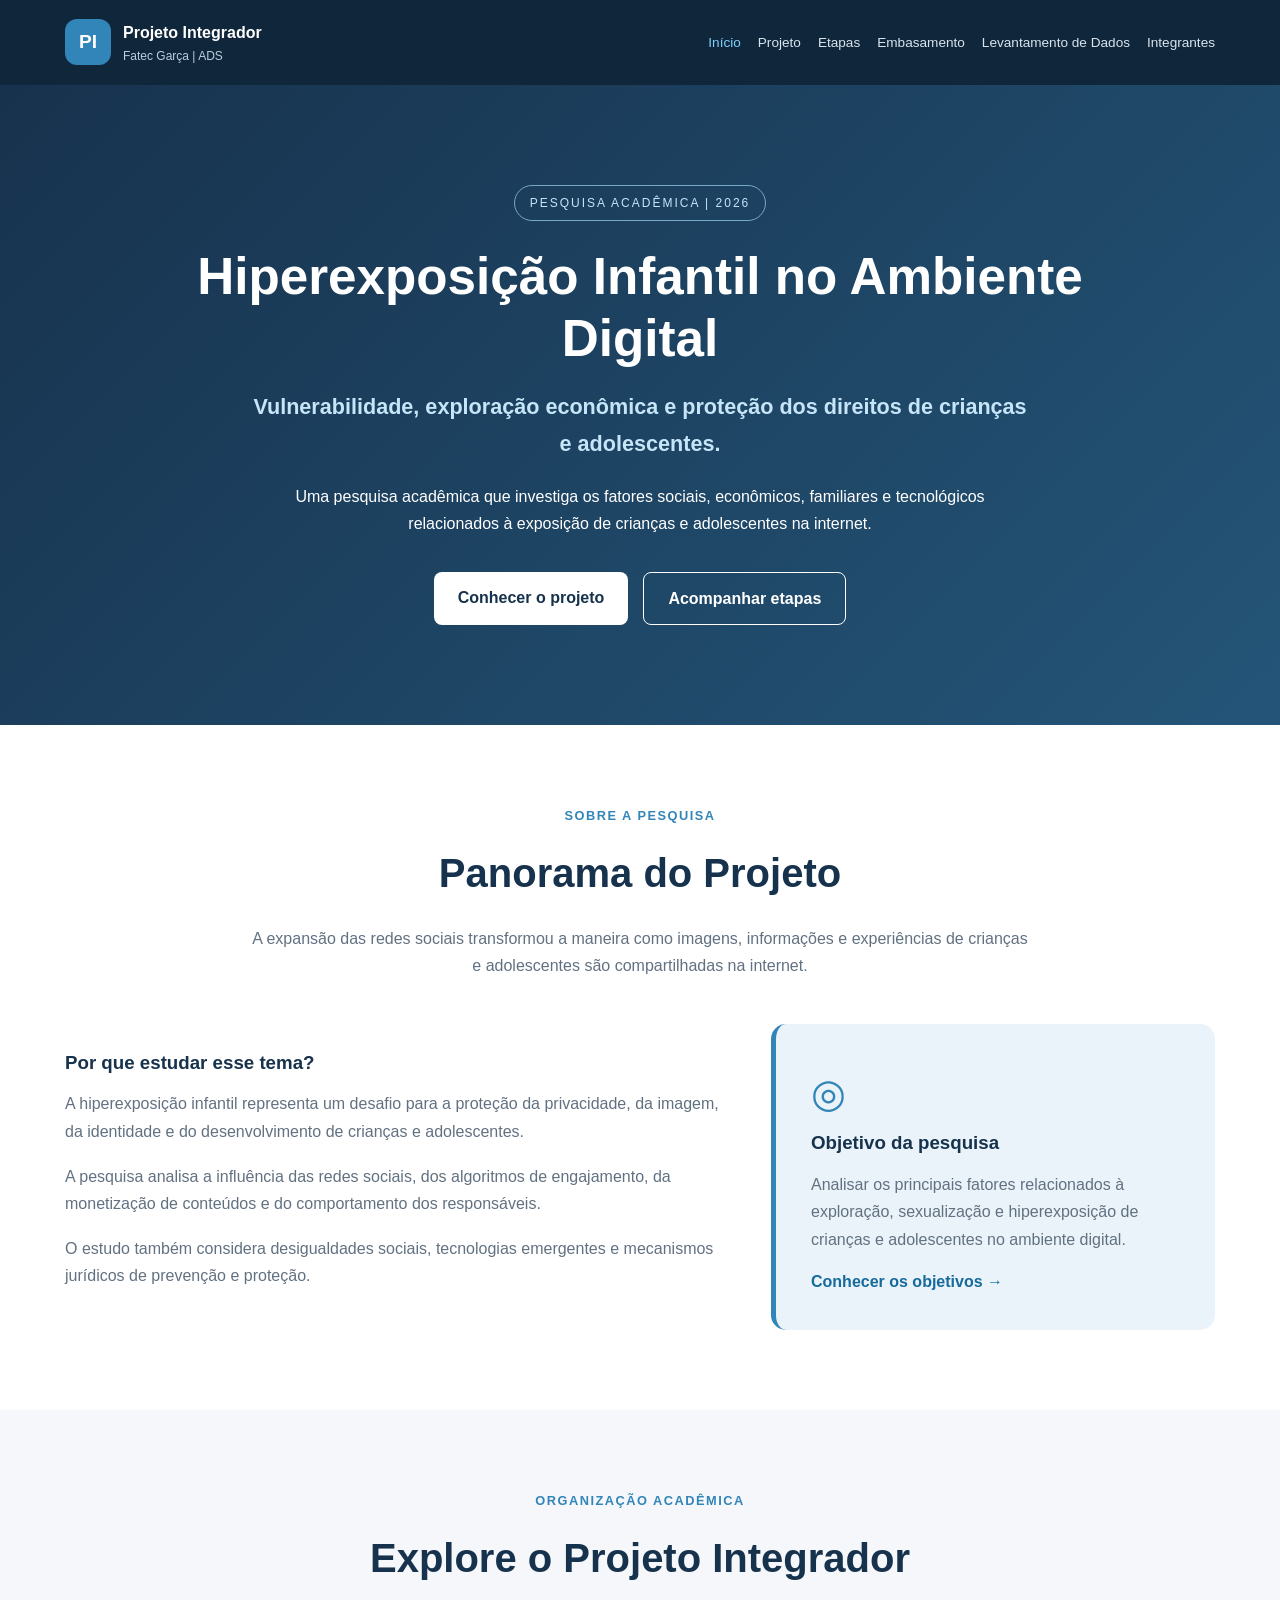
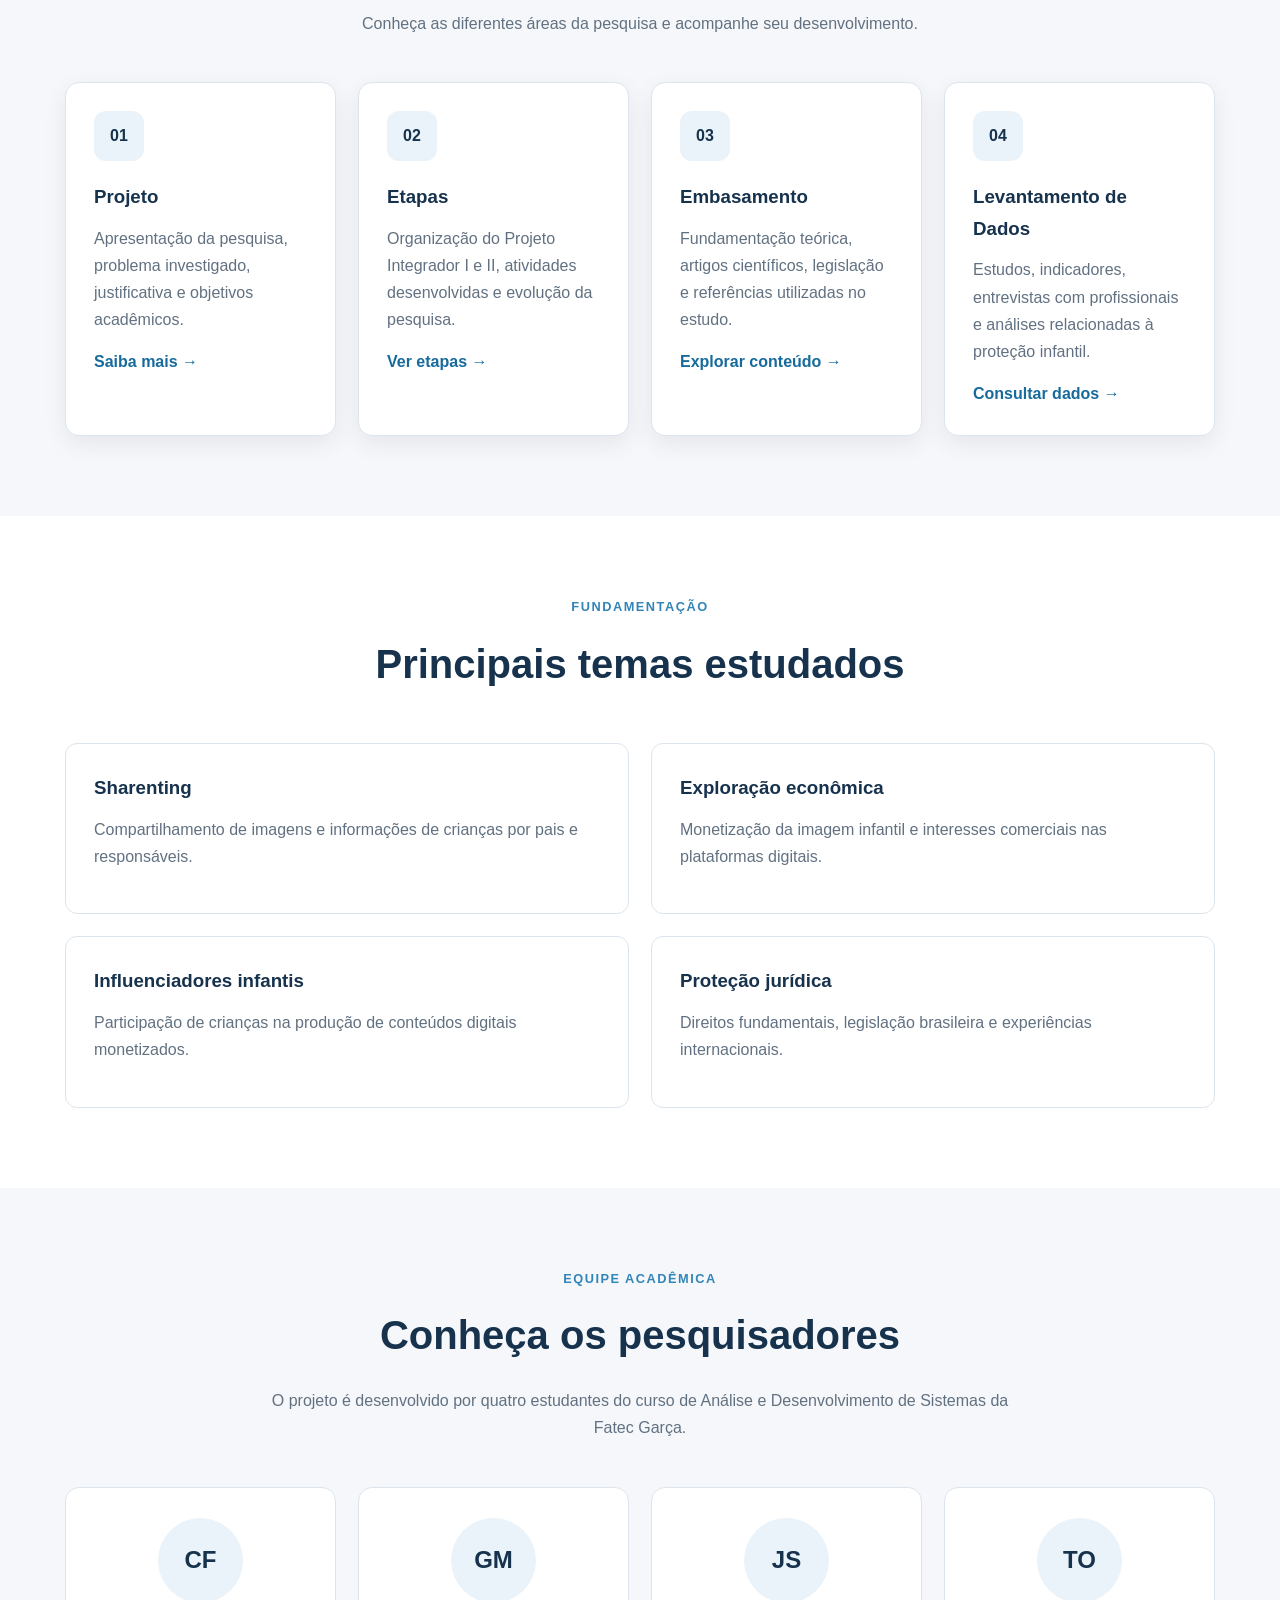
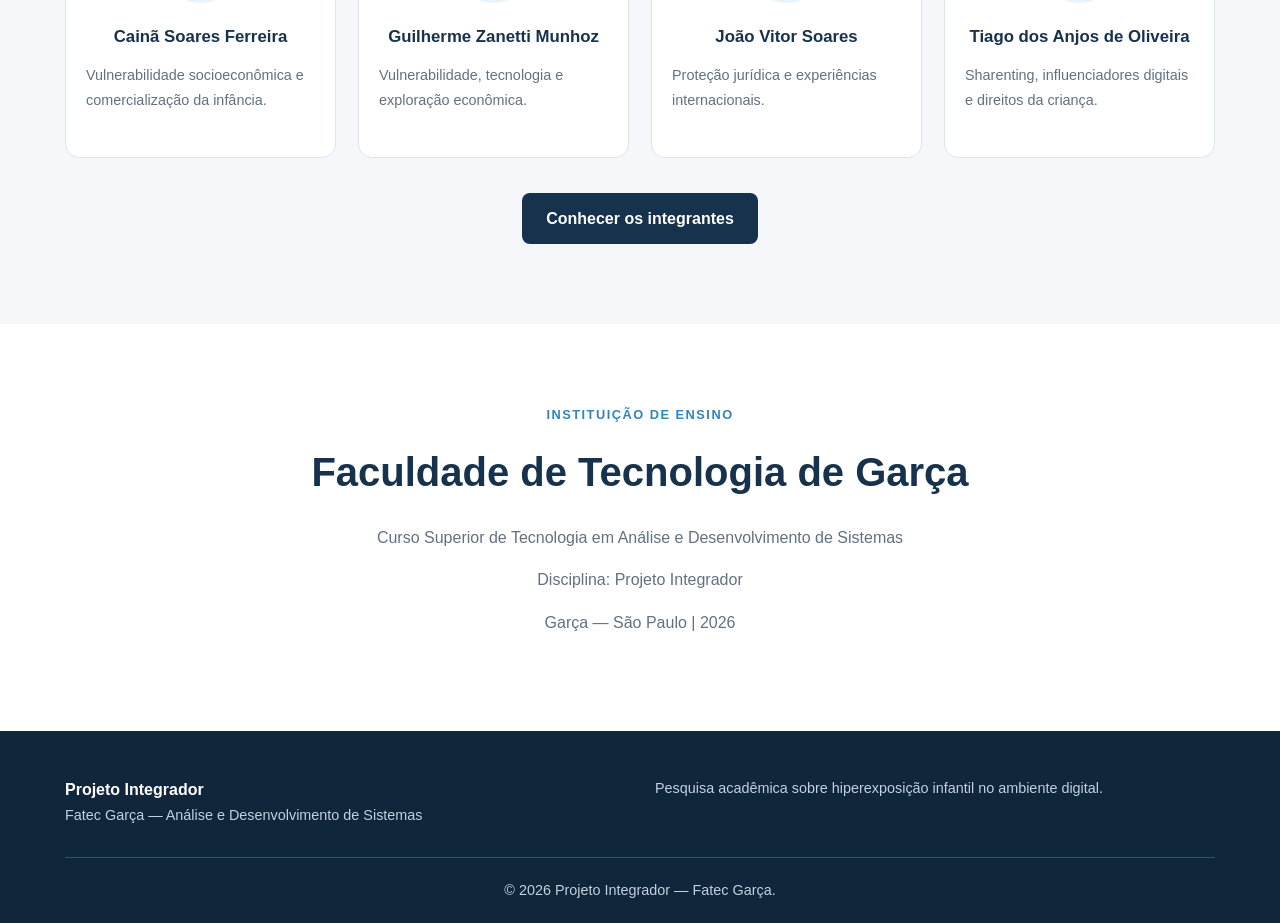
<file: projeto-integrador/index.html>
<!DOCTYPE html>
<html lang="pt-BR">
<head>
    <meta charset="UTF-8">
    <meta name="viewport"
          content="width=device-width, initial-scale=1.0">

    <meta name="description"
          content="Projeto Integrador da Fatec Garça sobre hiperexposição infantil no ambiente digital, exploração econômica e proteção dos direitos de crianças e adolescentes.">

    <meta name="author"
          content="Grupo do Projeto Integrador - Fatec Garça">

    <title>Projeto Integrador | Fatec Garça</title>

    <link rel="stylesheet" href="css/estilo.css">
    <script src="js/script.js" defer></script>
</head>

<body>

    <!-- CABEÇALHO -->
    <header class="cabecalho">
        <div class="container cabecalho-conteudo">

            <a href="index.html" class="marca">
                <span class="marca-simbolo">PI</span>

                <span>
                    <strong>Projeto Integrador</strong>
                    <small>Fatec Garça | ADS</small>
                </span>
            </a>

            <button id="botao-menu"
                    class="botao-menu"
                    aria-label="Abrir menu"
                    aria-expanded="false"
                    aria-controls="menu-principal">
                ☰
            </button>

            <nav id="menu-principal"
                 class="navegacao"
                 aria-label="Navegação principal">

                <a href="index.html" class="ativo">Início</a>
                <a href="projeto.html">Projeto</a>
                <a href="etapas.html">Etapas</a>
                <a href="embasamento.html">Embasamento</a>
                <a href="dados.html">Levantamento de Dados</a>
                <a href="integrantes.html">Integrantes</a>

            </nav>
        </div>
    </header>

    <main>

        <!-- APRESENTAÇÃO PRINCIPAL -->
        <section class="hero">
            <div class="container hero-conteudo">

                <span class="etiqueta">
                    PESQUISA ACADÊMICA | 2026
                </span>

                <h1>
                    Hiperexposição Infantil
                    no Ambiente Digital
                </h1>

                <p class="hero-subtitulo">
                    Vulnerabilidade, exploração econômica
                    e proteção dos direitos de crianças
                    e adolescentes.
                </p>

                <p>
                    Uma pesquisa acadêmica que investiga
                    os fatores sociais, econômicos,
                    familiares e tecnológicos relacionados
                    à exposição de crianças e adolescentes
                    na internet.
                </p>

                <div class="hero-botoes">
                    <a href="projeto.html" class="botao botao-primario">
                        Conhecer o projeto
                    </a>

                    <a href="etapas.html" class="botao botao-secundario">
                        Acompanhar etapas
                    </a>
                </div>

            </div>
        </section>

        <!-- PANORAMA -->
        <section class="secao">
            <div class="container">

                <div class="secao-cabecalho">
                    <span class="secao-etiqueta">
                        SOBRE A PESQUISA
                    </span>

                    <h2>Panorama do Projeto</h2>

                    <p>
                        A expansão das redes sociais
                        transformou a maneira como imagens,
                        informações e experiências de
                        crianças e adolescentes são
                        compartilhadas na internet.
                    </p>
                </div>

                <div class="panorama">

                    <div class="panorama-texto">
                        <h3>Por que estudar esse tema?</h3>

                        <p>
                            A hiperexposição infantil
                            representa um desafio para a
                            proteção da privacidade,
                            da imagem, da identidade e
                            do desenvolvimento de crianças
                            e adolescentes.
                        </p>

                        <p>
                            A pesquisa analisa a influência
                            das redes sociais, dos algoritmos
                            de engajamento, da monetização
                            de conteúdos e do comportamento
                            dos responsáveis.
                        </p>

                        <p>
                            O estudo também considera
                            desigualdades sociais, tecnologias
                            emergentes e mecanismos jurídicos
                            de prevenção e proteção.
                        </p>
                    </div>

                    <aside class="destaque">
                        <span class="destaque-icone">◎</span>

                        <h3>Objetivo da pesquisa</h3>

                        <p>
                            Analisar os principais fatores
                            relacionados à exploração,
                            sexualização e hiperexposição
                            de crianças e adolescentes
                            no ambiente digital.
                        </p>

                        <a href="projeto.html">
                            Conhecer os objetivos →
                        </a>
                    </aside>

                </div>
            </div>
        </section>

        <!-- ÁREAS DO SITE -->
        <section class="secao secao-alternativa">
            <div class="container">

                <div class="secao-cabecalho">
                    <span class="secao-etiqueta">
                        ORGANIZAÇÃO ACADÊMICA
                    </span>

                    <h2>Explore o Projeto Integrador</h2>

                    <p>
                        Conheça as diferentes áreas
                        da pesquisa e acompanhe
                        seu desenvolvimento.
                    </p>
                </div>

                <div class="grade-cards">

                    <article class="card">
                        <div class="card-icone">01</div>

                        <h3>Projeto</h3>

                        <p>
                            Apresentação da pesquisa,
                            problema investigado,
                            justificativa e objetivos
                            acadêmicos.
                        </p>

                        <a href="projeto.html">
                            Saiba mais →
                        </a>
                    </article>

                    <article class="card">
                        <div class="card-icone">02</div>

                        <h3>Etapas</h3>

                        <p>
                            Organização do Projeto
                            Integrador I e II,
                            atividades desenvolvidas
                            e evolução da pesquisa.
                        </p>

                        <a href="etapas.html">
                            Ver etapas →
                        </a>
                    </article>

                    <article class="card">
                        <div class="card-icone">03</div>

                        <h3>Embasamento</h3>

                        <p>
                            Fundamentação teórica,
                            artigos científicos,
                            legislação e referências
                            utilizadas no estudo.
                        </p>

                        <a href="embasamento.html">
                            Explorar conteúdo →
                        </a>
                    </article>

                    <article class="card">
                        <div class="card-icone">04</div>

                        <h3>Levantamento de Dados</h3>

                        <p>
                            Estudos, indicadores,
                            entrevistas com profissionais
                            e análises relacionadas
                            à proteção infantil.
                        </p>

                        <a href="dados.html">
                            Consultar dados →
                        </a>
                    </article>

                </div>
            </div>
        </section>

        <!-- TEMAS DA PESQUISA -->
        <section class="secao">
            <div class="container">

                <div class="secao-cabecalho">
                    <span class="secao-etiqueta">
                        FUNDAMENTAÇÃO
                    </span>

                    <h2>Principais temas estudados</h2>
                </div>

                <div class="grade-temas">

                    <div class="tema">
                        <h3>Sharenting</h3>
                        <p>
                            Compartilhamento de imagens
                            e informações de crianças
                            por pais e responsáveis.
                        </p>
                    </div>

                    <div class="tema">
                        <h3>Exploração econômica</h3>
                        <p>
                            Monetização da imagem infantil
                            e interesses comerciais
                            nas plataformas digitais.
                        </p>
                    </div>

                    <div class="tema">
                        <h3>Influenciadores infantis</h3>
                        <p>
                            Participação de crianças
                            na produção de conteúdos
                            digitais monetizados.
                        </p>
                    </div>

                    <div class="tema">
                        <h3>Proteção jurídica</h3>
                        <p>
                            Direitos fundamentais,
                            legislação brasileira
                            e experiências internacionais.
                        </p>
                    </div>

                </div>
            </div>
        </section>

        <!-- INTEGRANTES -->
        <section class="secao secao-alternativa">
            <div class="container">

                <div class="secao-cabecalho">
                    <span class="secao-etiqueta">
                        EQUIPE ACADÊMICA
                    </span>

                    <h2>Conheça os pesquisadores</h2>

                    <p>
                        O projeto é desenvolvido por
                        quatro estudantes do curso
                        de Análise e Desenvolvimento
                        de Sistemas da Fatec Garça.
                    </p>
                </div>

                <div class="grade-integrantes">

                    <article class="integrante">
                        <div class="avatar">CF</div>
                        <h3>Cainã Soares Ferreira</h3>
                        <p>
                            Vulnerabilidade socioeconômica
                            e comercialização da infância.
                        </p>
                    </article>

                    <article class="integrante">
                        <div class="avatar">GM</div>
                        <h3>Guilherme Zanetti Munhoz</h3>
                        <p>
                            Vulnerabilidade, tecnologia
                            e exploração econômica.
                        </p>
                    </article>

                    <article class="integrante">
                        <div class="avatar">JS</div>
                        <h3>João Vitor Soares</h3>
                        <p>
                            Proteção jurídica e
                            experiências internacionais.
                        </p>
                    </article>

                    <article class="integrante">
                        <div class="avatar">TO</div>
                        <h3>Tiago dos Anjos de Oliveira</h3>
                        <p>
                            Sharenting, influenciadores
                            digitais e direitos da criança.
                        </p>
                    </article>

                </div>

                <div class="centro">
                    <a href="integrantes.html"
                       class="botao botao-escuro">
                        Conhecer os integrantes
                    </a>
                </div>

            </div>
        </section>

        <!-- INSTITUIÇÃO -->
        <section class="secao">
            <div class="container instituicao">

                <span class="secao-etiqueta">
                    INSTITUIÇÃO DE ENSINO
                </span>

                <h2>Faculdade de Tecnologia de Garça</h2>

                <p>
                    Curso Superior de Tecnologia em
                    Análise e Desenvolvimento de Sistemas
                </p>

                <p>
                    Disciplina: Projeto Integrador
                </p>

                <p>
                    Garça — São Paulo | 2026
                </p>

            </div>
        </section>

    </main>

    <!-- RODAPÉ -->
    <footer class="rodape">
        <div class="container rodape-conteudo">

            <div>
                <strong>Projeto Integrador</strong>
                <p>
                    Fatec Garça — Análise e
                    Desenvolvimento de Sistemas
                </p>
            </div>

            <div>
                <p>
                    Pesquisa acadêmica sobre
                    hiperexposição infantil
                    no ambiente digital.
                </p>
            </div>

        </div>

        <div class="container rodape-final">
            <p>
                © <span id="ano-atual">2026</span>
                Projeto Integrador — Fatec Garça.
            </p>
        </div>
    </footer>

</body>
</html>
</file>
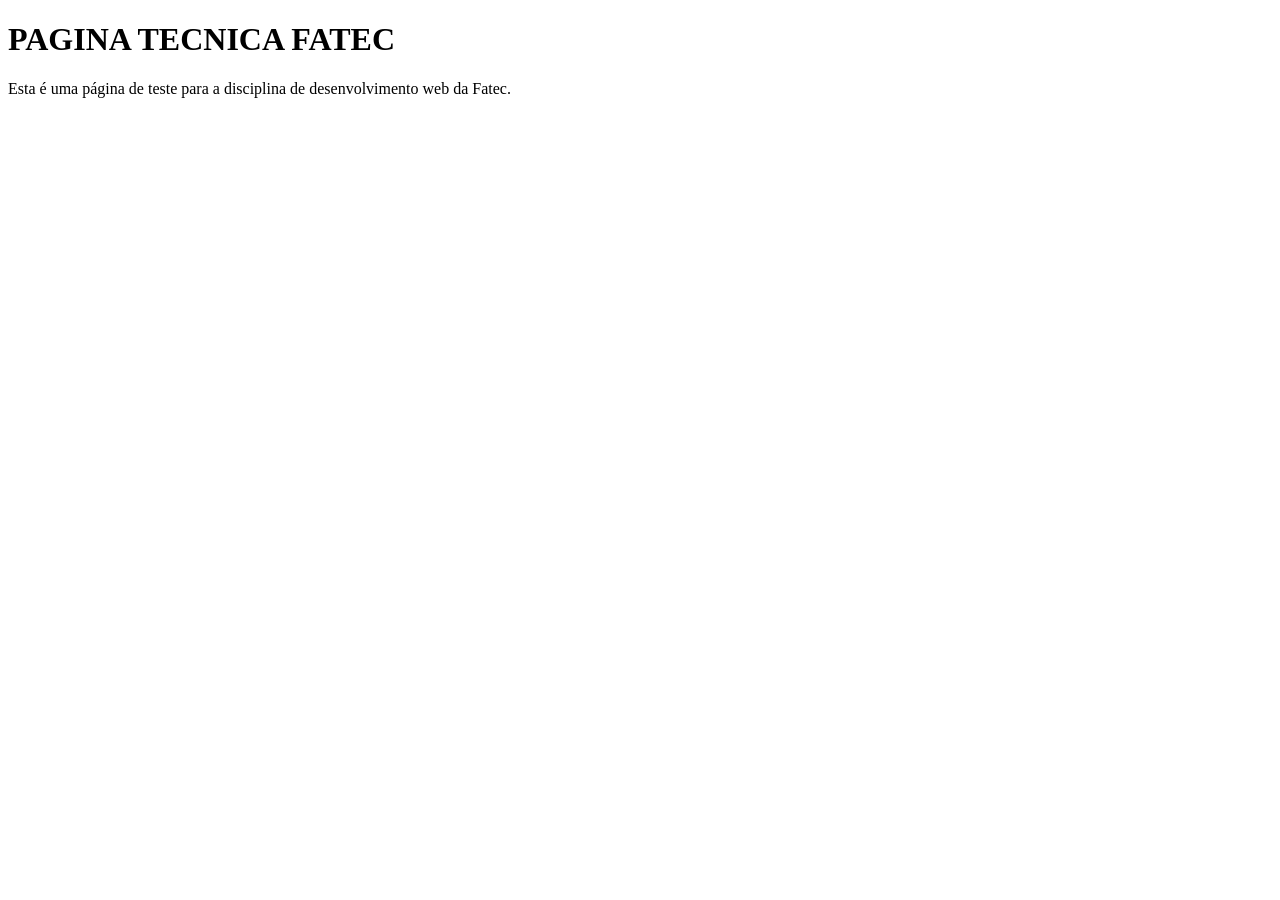
<file: teste.html>
<!DOCTYPE html>
<html lang="en">
<head>
    <meta charset="UTF-8">
    <meta name="viewport" content="width=device-width, initial-scale=1.0">
    <title>PAGINA TECNICA FATEC</title>
</head>
<body>
    <h1>PAGINA TECNICA FATEC</h1>
    <p>Esta é uma página de teste para a disciplina de desenvolvimento web da Fatec.</p>
</body>
</html>
</file>
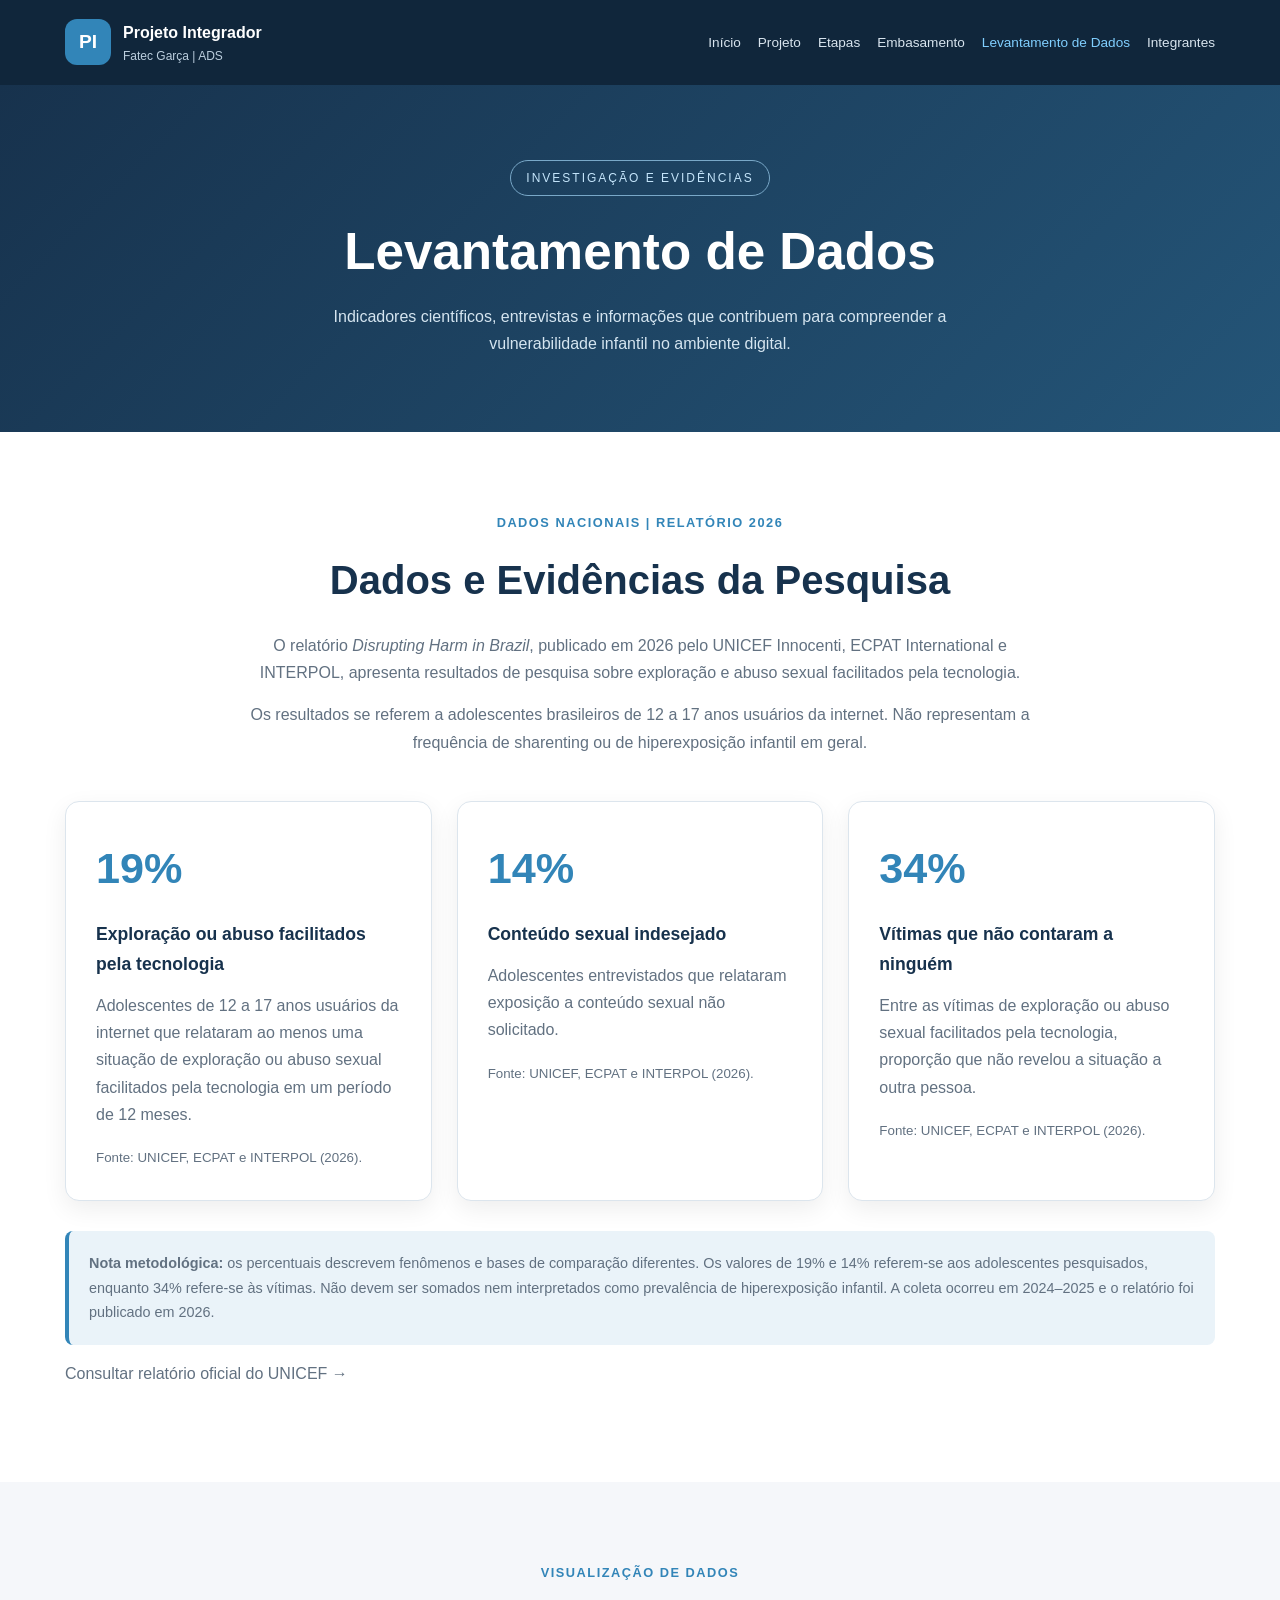
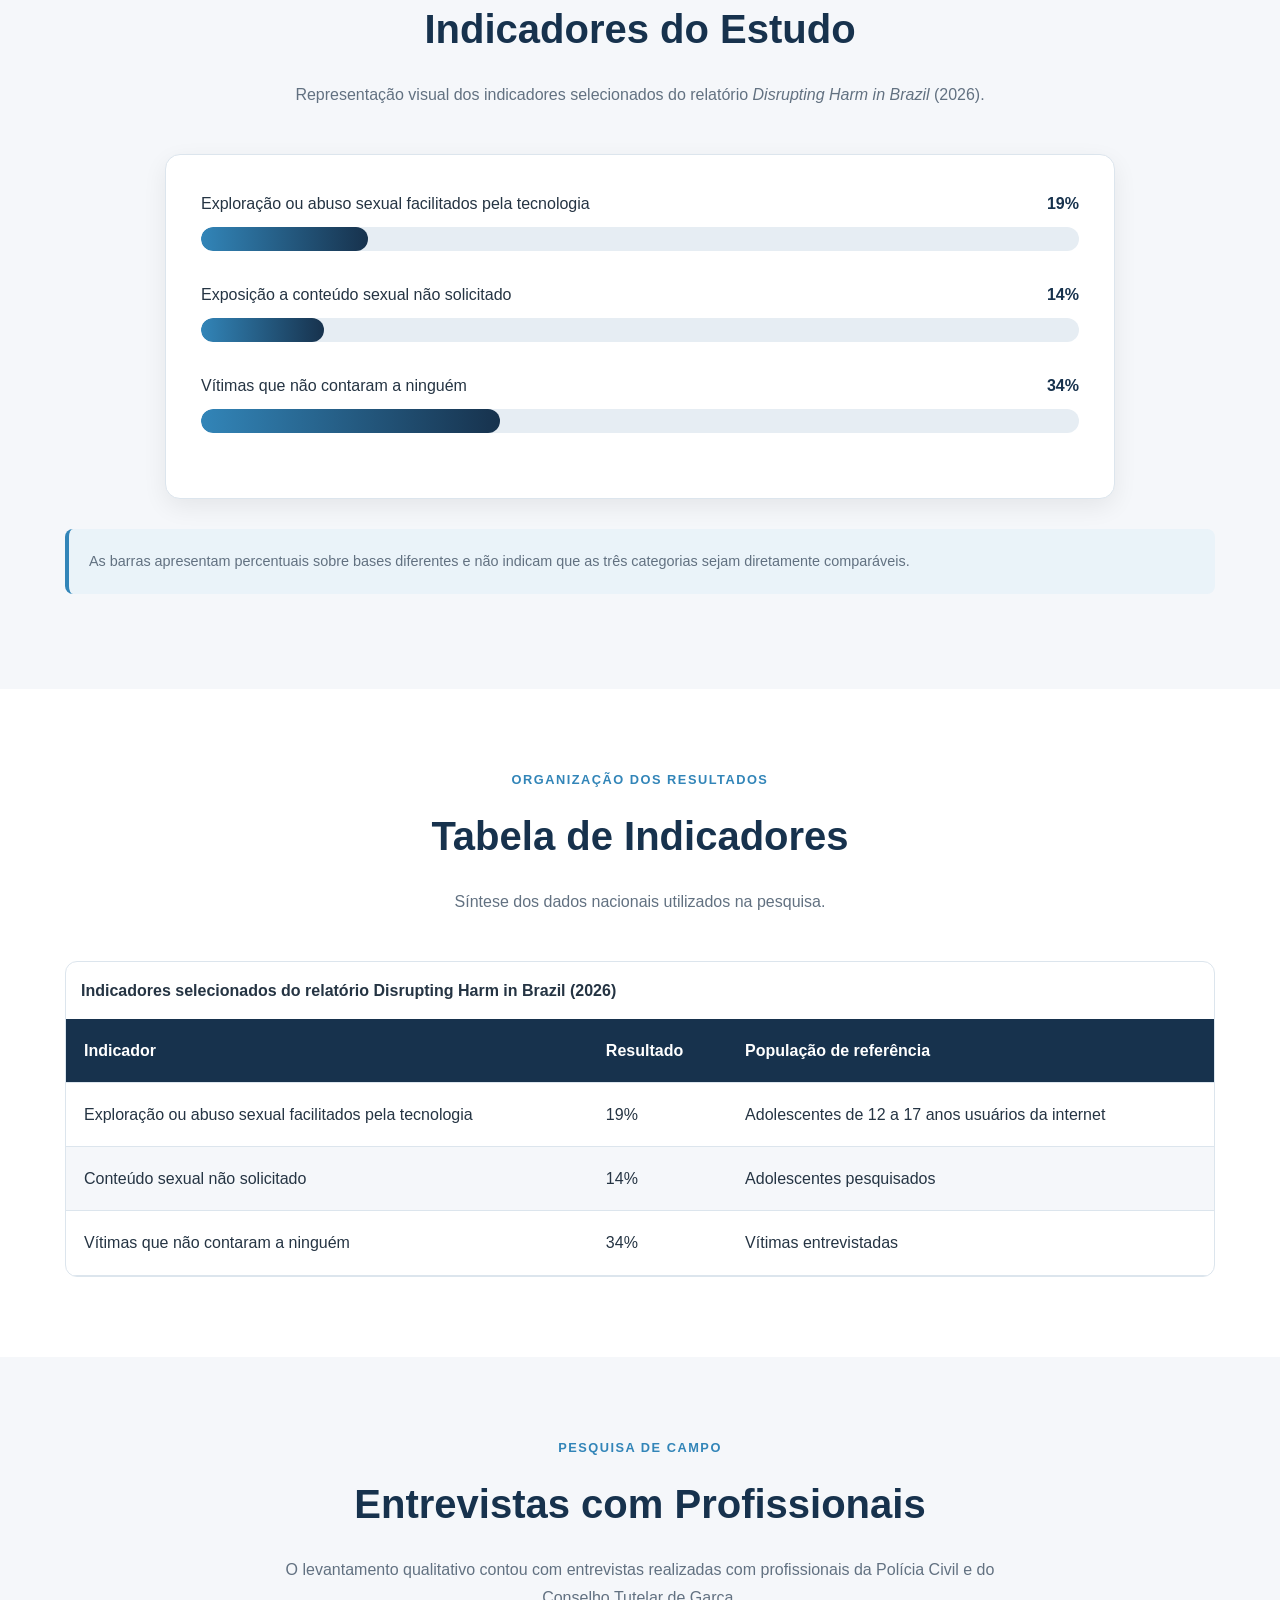
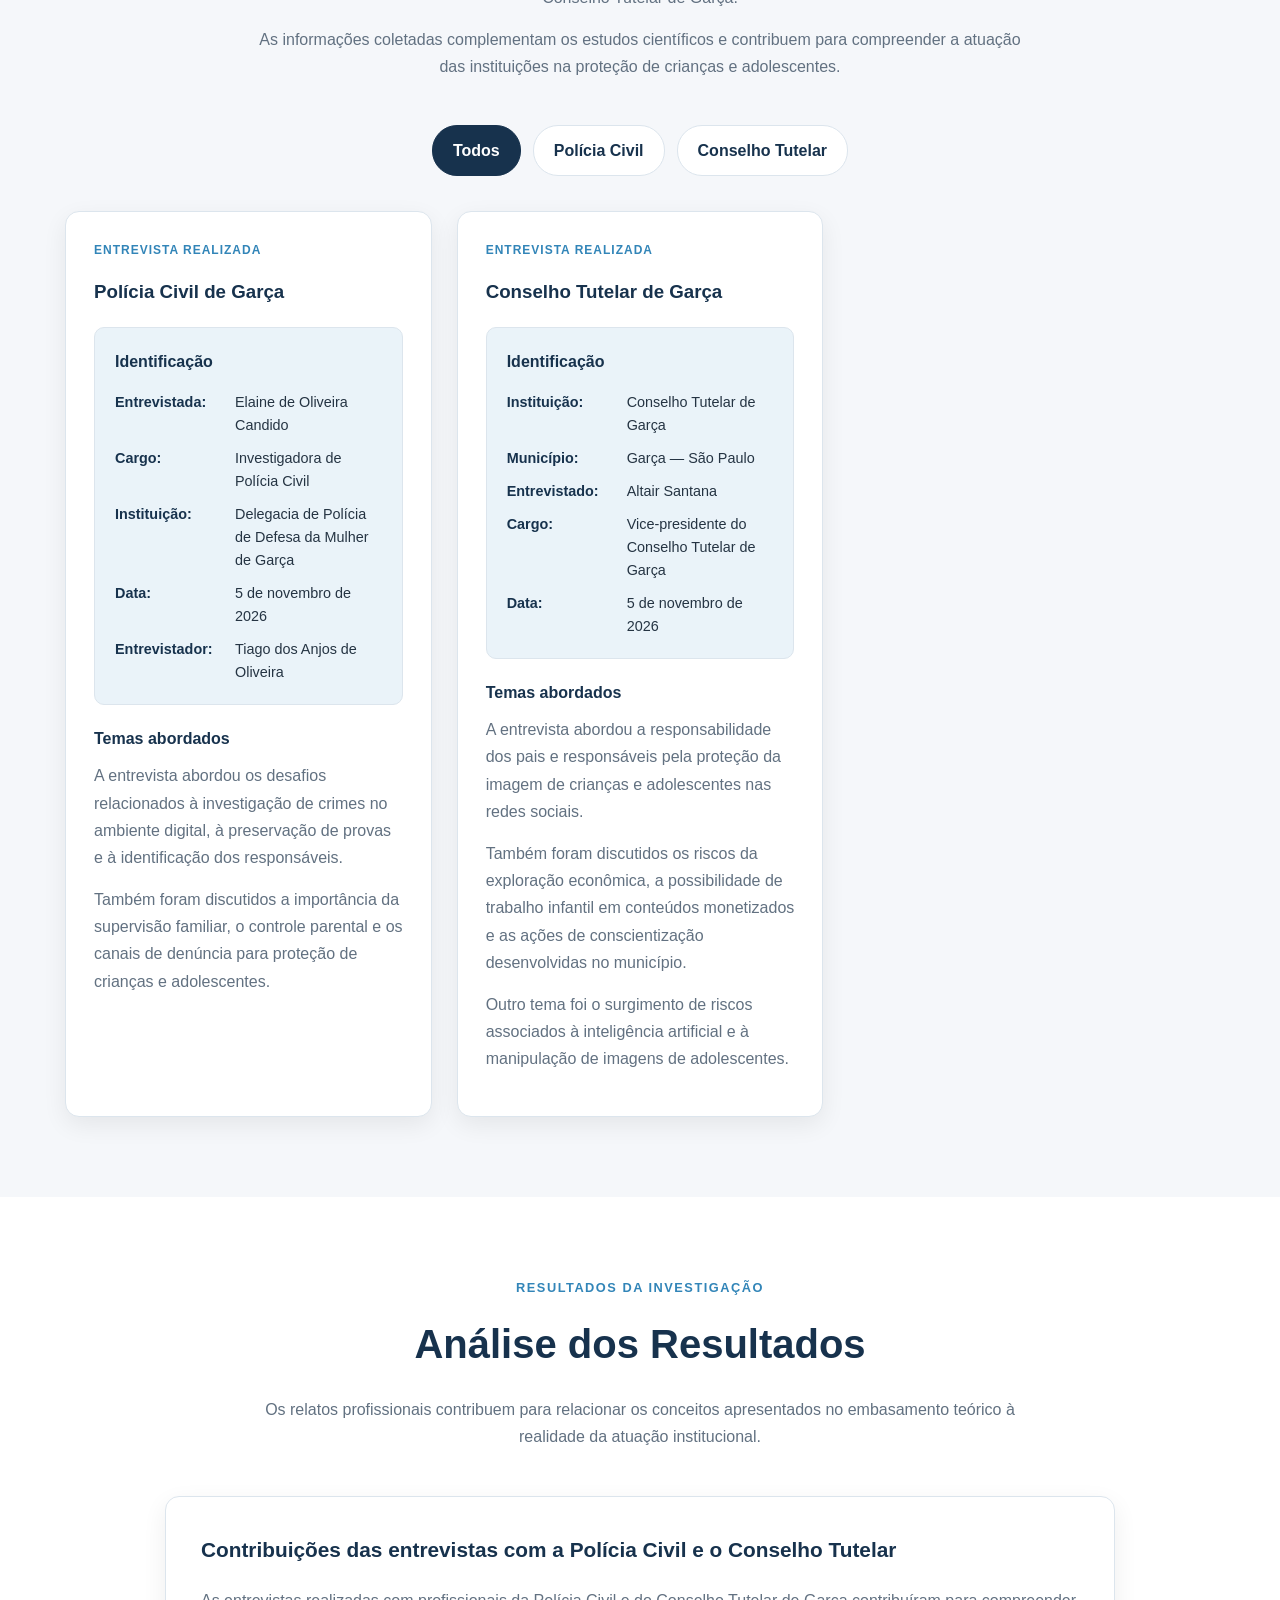
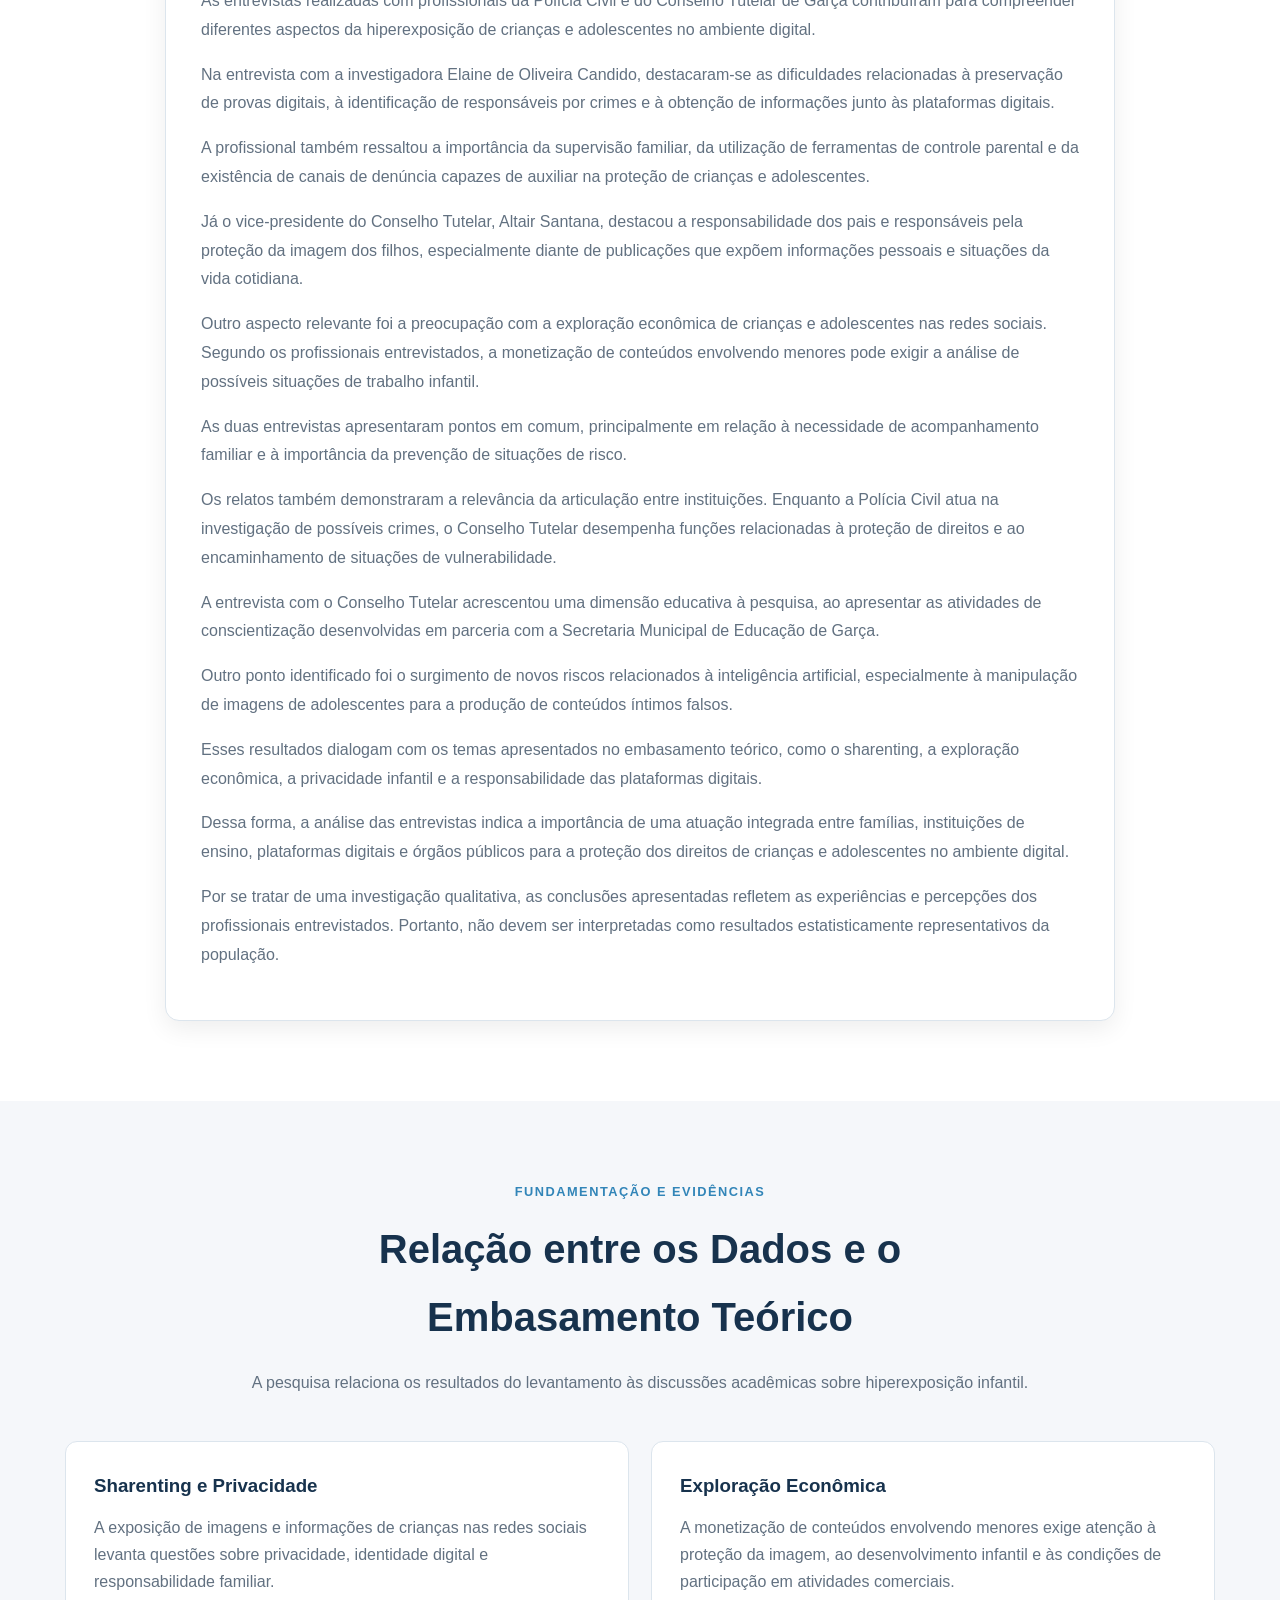
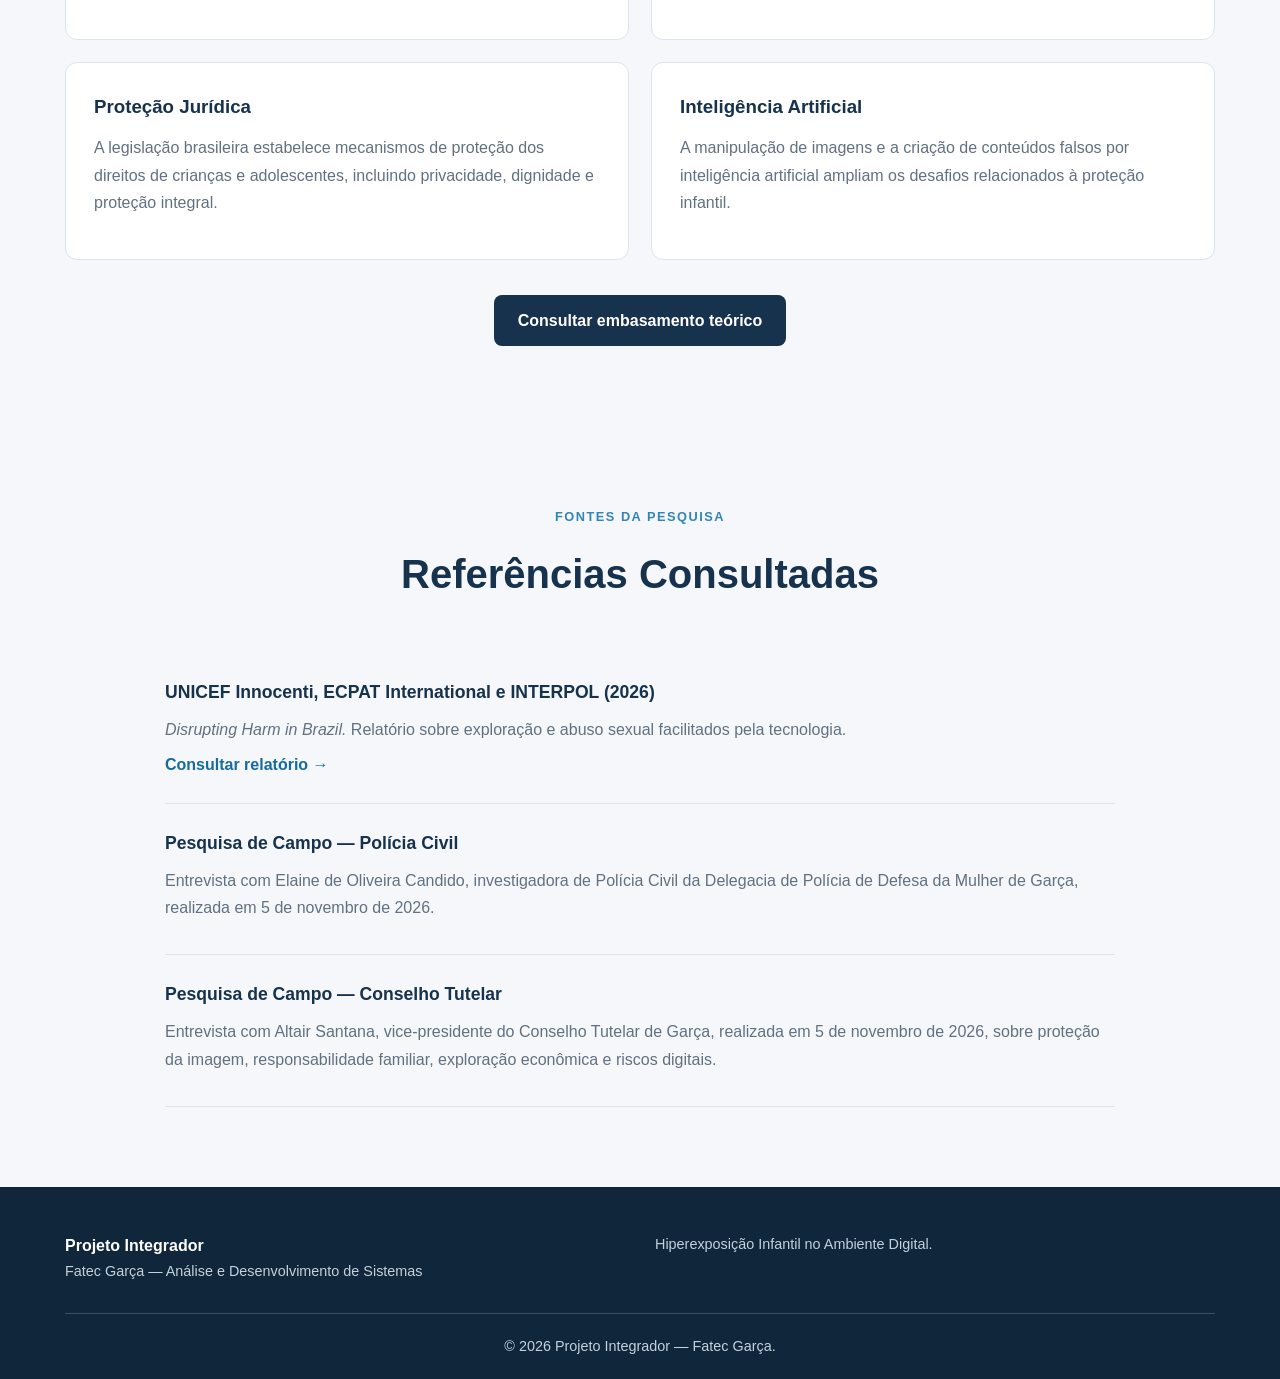
<file: projeto-integrador/dados.html>
<!DOCTYPE html>
<html lang="pt-BR">

<head>
    <meta charset="UTF-8">
    <meta name="viewport" content="width=device-width, initial-scale=1.0">
    <meta name="description" content="Levantamento de dados e entrevistas do Projeto Integrador da Fatec Garça sobre hiperexposição infantil no ambiente digital.">
    <meta name="author" content="Grupo do Projeto Integrador - Fatec Garça">
    <title>Levantamento de Dados | Projeto Integrador</title>
    <link rel="stylesheet" href="css/estilo.css">
    <script src="js/script.js" defer></script>
</head>

<body>

    <!-- CABEÇALHO -->
    <header class="cabecalho">
        <div class="container cabecalho-conteudo">
            <a href="index.html" class="marca">
                <span class="marca-simbolo">PI</span>
                <span>
                    <strong>Projeto Integrador</strong>
                    <small>Fatec Garça | ADS</small>
                </span>
            </a>

            <button id="botao-menu" class="botao-menu" type="button"
                    aria-label="Abrir menu" aria-expanded="false"
                    aria-controls="menu-principal">☰</button>

            <nav id="menu-principal" class="navegacao"
                 aria-label="Navegação principal">
                <a href="index.html">Início</a>
                <a href="projeto.html">Projeto</a>
                <a href="etapas.html">Etapas</a>
                <a href="embasamento.html">Embasamento</a>
                <a href="dados.html" class="ativo" aria-current="page">
                    Levantamento de Dados
                </a>
                <a href="integrantes.html">Integrantes</a>
            </nav>
        </div>
    </header>

    <main>

        <!-- APRESENTAÇÃO -->
        <section class="pagina-hero">
            <div class="container">
                <span class="etiqueta">INVESTIGAÇÃO E EVIDÊNCIAS</span>
                <h1>Levantamento de Dados</h1>
                <p>
                    Indicadores científicos, entrevistas e informações
                    que contribuem para compreender a vulnerabilidade
                    infantil no ambiente digital.
                </p>
            </div>
        </section>

        <!-- INDICADORES RECENTES -->
        <section class="secao" id="indicadores-recentes">
            <div class="container">
                <div class="secao-cabecalho">
                    <span class="secao-etiqueta">
                        DADOS NACIONAIS | RELATÓRIO 2026
                    </span>
                    <h2>Dados e Evidências da Pesquisa</h2>

                    <p>
                        O relatório <em>Disrupting Harm in Brazil</em>,
                        publicado em 2026 pelo UNICEF Innocenti,
                        ECPAT International e INTERPOL, apresenta
                        resultados de pesquisa sobre exploração e abuso
                        sexual facilitados pela tecnologia.
                    </p>

                    <p>
                        Os resultados se referem a adolescentes brasileiros
                        de 12 a 17 anos usuários da internet. Não representam
                        a frequência de sharenting ou de hiperexposição
                        infantil em geral.
                    </p>
                </div>

                <div class="grade-indicadores">

                    <article class="indicador-card">
                        <span class="indicador-valor">19%</span>
                        <h3>
                            Exploração ou abuso facilitados
                            pela tecnologia
                        </h3>
                        <p>
                            Adolescentes de 12 a 17 anos usuários da internet
                            que relataram ao menos uma situação de exploração
                            ou abuso sexual facilitados pela tecnologia
                            em um período de 12 meses.
                        </p>
                        <small>Fonte: UNICEF, ECPAT e INTERPOL (2026).</small>
                    </article>

                    <article class="indicador-card">
                        <span class="indicador-valor">14%</span>
                        <h3>Conteúdo sexual indesejado</h3>
                        <p>
                            Adolescentes entrevistados que relataram
                            exposição a conteúdo sexual não solicitado.
                        </p>
                        <small>Fonte: UNICEF, ECPAT e INTERPOL (2026).</small>
                    </article>

                    <article class="indicador-card">
                        <span class="indicador-valor">34%</span>
                        <h3>Vítimas que não contaram a ninguém</h3>
                        <p>
                            Entre as vítimas de exploração ou abuso sexual
                            facilitados pela tecnologia, proporção que
                            não revelou a situação a outra pessoa.
                        </p>
                        <small>Fonte: UNICEF, ECPAT e INTERPOL (2026).</small>
                    </article>

                </div>

                <p class="nota-cientifica">
                    <strong>Nota metodológica:</strong>
                    os percentuais descrevem fenômenos e bases de comparação
                    diferentes. Os valores de 19% e 14% referem-se aos
                    adolescentes pesquisados, enquanto 34% refere-se às
                    vítimas. Não devem ser somados nem interpretados como
                    prevalência de hiperexposição infantil. A coleta ocorreu
                    em 2024–2025 e o relatório foi publicado em 2026.
                </p>

                <p>
                    <a href="https://www.unicef.org/brazil/innocenti/relatorios/disrupting-harm-brazil-2026"
                       target="_blank" rel="noopener noreferrer">
                        Consultar relatório oficial do UNICEF →
                    </a>
                </p>
            </div>
        </section>

        <!-- GRÁFICOS -->
        <section class="secao secao-alternativa" id="grafico-pesquisa">
            <div class="container">
                <div class="secao-cabecalho">
                    <span class="secao-etiqueta">VISUALIZAÇÃO DE DADOS</span>
                    <h2>Indicadores do Estudo</h2>
                    <p>
                        Representação visual dos indicadores selecionados
                        do relatório <em>Disrupting Harm in Brazil</em> (2026).
                    </p>
                </div>

                <div class="grafico-barras">

                    <div class="grafico-item">
                        <div class="grafico-texto">
                            <span>
                                Exploração ou abuso sexual
                                facilitados pela tecnologia
                            </span>
                            <strong>19%</strong>
                        </div>
                        <div class="grafico-trilha">
                            <div class="grafico-barra" style="width: 19%;"></div>
                        </div>
                    </div>

                    <div class="grafico-item">
                        <div class="grafico-texto">
                            <span>
                                Exposição a conteúdo sexual não solicitado
                            </span>
                            <strong>14%</strong>
                        </div>
                        <div class="grafico-trilha">
                            <div class="grafico-barra" style="width: 14%;"></div>
                        </div>
                    </div>

                    <div class="grafico-item">
                        <div class="grafico-texto">
                            <span>
                                Vítimas que não contaram a ninguém
                            </span>
                            <strong>34%</strong>
                        </div>
                        <div class="grafico-trilha">
                            <div class="grafico-barra" style="width: 34%;"></div>
                        </div>
                    </div>

                </div>

                <p class="nota-cientifica">
                    As barras apresentam percentuais sobre bases diferentes
                    e não indicam que as três categorias sejam diretamente
                    comparáveis.
                </p>
            </div>
        </section>

        <!-- TABELA -->
        <section class="secao" id="tabela-indicadores">
            <div class="container">
                <div class="secao-cabecalho">
                    <span class="secao-etiqueta">ORGANIZAÇÃO DOS RESULTADOS</span>
                    <h2>Tabela de Indicadores</h2>
                    <p>Síntese dos dados nacionais utilizados na pesquisa.</p>
                </div>

                <div class="tabela-responsiva">
                    <table>
                        <caption>
                            Indicadores selecionados do relatório
                            Disrupting Harm in Brazil (2026)
                        </caption>

                        <thead>
                            <tr>
                                <th scope="col">Indicador</th>
                                <th scope="col">Resultado</th>
                                <th scope="col">População de referência</th>
                            </tr>
                        </thead>

                        <tbody>
                            <tr>
                                <td>
                                    Exploração ou abuso sexual
                                    facilitados pela tecnologia
                                </td>
                                <td>19%</td>
                                <td>
                                    Adolescentes de 12 a 17 anos
                                    usuários da internet
                                </td>
                            </tr>

                            <tr>
                                <td>Conteúdo sexual não solicitado</td>
                                <td>14%</td>
                                <td>Adolescentes pesquisados</td>
                            </tr>

                            <tr>
                                <td>Vítimas que não contaram a ninguém</td>
                                <td>34%</td>
                                <td>Vítimas entrevistadas</td>
                            </tr>
                        </tbody>
                    </table>
                </div>
            </div>
        </section>

        <!-- ENTREVISTAS -->
        <section class="secao secao-alternativa" id="entrevistas">
            <div class="container">
                <div class="secao-cabecalho">
                    <span class="secao-etiqueta">PESQUISA DE CAMPO</span>
                    <h2>Entrevistas com Profissionais</h2>

                    <p>
                        O levantamento qualitativo contou com entrevistas
                        realizadas com profissionais da Polícia Civil
                        e do Conselho Tutelar de Garça.
                    </p>

                    <p>
                        As informações coletadas complementam os estudos
                        científicos e contribuem para compreender a atuação
                        das instituições na proteção de crianças
                        e adolescentes.
                    </p>
                </div>

                <!-- FILTROS -->
                <div class="filtros-entrevistas" role="group"
                     aria-label="Filtrar entrevistas">

                    <button type="button" class="filtro-entrevista ativo"
                            data-entrevista="todos" aria-pressed="true">
                        Todos
                    </button>

                    <button type="button" class="filtro-entrevista"
                            data-entrevista="policia" aria-pressed="false">
                        Polícia Civil
                    </button>

                    <button type="button" class="filtro-entrevista"
                            data-entrevista="conselho" aria-pressed="false">
                        Conselho Tutelar
                    </button>
                </div>

                <div class="grade-entrevistas">

                    <!-- POLÍCIA CIVIL -->
                    <article class="entrevista-card" data-tipo="policia">
                        <span class="entrevista-tipo">
                            ENTREVISTA REALIZADA
                        </span>

                        <h3>Polícia Civil de Garça</h3>

                        <div class="ficha-entrevista">
                            <h4>Identificação</h4>
                            <dl>
                                <dt>Entrevistada:</dt>
                                <dd>Elaine de Oliveira Candido</dd>

                                <dt>Cargo:</dt>
                                <dd>Investigadora de Polícia Civil</dd>

                                <dt>Instituição:</dt>
                                <dd>
                                    Delegacia de Polícia de Defesa
                                    da Mulher de Garça
                                </dd>

                                <dt>Data:</dt>
                                <dd>5 de novembro de 2026</dd>

                                <dt>Entrevistador:</dt>
                                <dd>Tiago dos Anjos de Oliveira</dd>
                            </dl>
                        </div>

                        <h4>Temas abordados</h4>

                        <p>
                            A entrevista abordou os desafios relacionados
                            à investigação de crimes no ambiente digital,
                            à preservação de provas e à identificação
                            dos responsáveis.
                        </p>

                        <p>
                            Também foram discutidos a importância da
                            supervisão familiar, o controle parental e
                            os canais de denúncia para proteção de
                            crianças e adolescentes.
                        </p>
                    </article>

                    <!-- CONSELHO TUTELAR -->
                    <article class="entrevista-card" data-tipo="conselho">
                        <span class="entrevista-tipo">
                            ENTREVISTA REALIZADA
                        </span>

                        <h3>Conselho Tutelar de Garça</h3>

                        <div class="ficha-entrevista">
                            <h4>Identificação</h4>
                            <dl>
                                <dt>Instituição:</dt>
                                <dd>Conselho Tutelar de Garça</dd>

                                <dt>Município:</dt>
                                <dd>Garça — São Paulo</dd>

                                <dt>Entrevistado:</dt>
                                <dd>Altair Santana</dd>

                                <dt>Cargo:</dt>
                                <dd>Vice-presidente do Conselho Tutelar de Garça</dd>

                                <dt>Data:</dt>
                                <dd>5 de novembro de 2026</dd>
                            </dl>
                        </div>

                        <h4>Temas abordados</h4>

                        <p>
                            A entrevista abordou a responsabilidade dos
                            pais e responsáveis pela proteção da imagem
                            de crianças e adolescentes nas redes sociais.
                        </p>

                        <p>
                            Também foram discutidos os riscos da exploração
                            econômica, a possibilidade de trabalho infantil
                            em conteúdos monetizados e as ações de
                            conscientização desenvolvidas no município.
                        </p>

                        <p>
                            Outro tema foi o surgimento de riscos associados
                            à inteligência artificial e à manipulação
                            de imagens de adolescentes.
                        </p>
                    </article>

                </div>

                <p id="aviso-filtro-entrevistas" role="status"
                   aria-live="polite" hidden>
                    Nenhuma entrevista encontrada.
                </p>
            </div>
        </section>

        <!-- ANÁLISE DOS RESULTADOS -->
        <section class="secao" id="analise-resultados">
            <div class="container">
                <div class="secao-cabecalho">
                    <span class="secao-etiqueta">
                        RESULTADOS DA INVESTIGAÇÃO
                    </span>

                    <h2>Análise dos Resultados</h2>

                    <p>
                        Os relatos profissionais contribuem para relacionar
                        os conceitos apresentados no embasamento teórico
                        à realidade da atuação institucional.
                    </p>
                </div>

                <div class="analise-pesquisa">
                    <h3>
                        Contribuições das entrevistas com a Polícia Civil
                        e o Conselho Tutelar
                    </h3>

                    <p>
                        As entrevistas realizadas com profissionais da Polícia Civil e do Conselho Tutelar de Garça contribuíram para compreender diferentes aspectos da hiperexposição de crianças e adolescentes no ambiente digital.
                    </p>

                    <p>
                        Na entrevista com a investigadora Elaine de Oliveira Candido, destacaram-se as dificuldades relacionadas à preservação de provas digitais, à identificação de responsáveis por crimes e à obtenção de informações junto às plataformas digitais.
                    </p>

                    <p>
                        A profissional também ressaltou a importância da supervisão familiar, da utilização de ferramentas de controle parental e da existência de canais de denúncia capazes de auxiliar na proteção de crianças e adolescentes.
                    </p>

                    <p>
                        Já o vice-presidente do Conselho Tutelar, Altair Santana, destacou a responsabilidade dos pais e responsáveis pela proteção da imagem dos filhos, especialmente diante de publicações que expõem informações pessoais e situações da vida cotidiana.
                    </p>

                    <p>
                        Outro aspecto relevante foi a preocupação com a exploração econômica de crianças e adolescentes nas redes sociais. Segundo os profissionais entrevistados, a monetização de conteúdos envolvendo menores pode exigir a análise de possíveis situações de trabalho infantil.
                    </p>

                    <p>
                        As duas entrevistas apresentaram pontos em comum, principalmente em relação à necessidade de acompanhamento familiar e à importância da prevenção de situações de risco.
                    </p>

                    <p>
                        Os relatos também demonstraram a relevância da articulação entre instituições. Enquanto a Polícia Civil atua na investigação de possíveis crimes, o Conselho Tutelar desempenha funções relacionadas à proteção de direitos e ao encaminhamento de situações de vulnerabilidade.
                    </p>

                    <p>
                        A entrevista com o Conselho Tutelar acrescentou uma dimensão educativa à pesquisa, ao apresentar as atividades de conscientização desenvolvidas em parceria com a Secretaria Municipal de Educação de Garça.
                    </p>

                    <p>
                        Outro ponto identificado foi o surgimento de novos riscos relacionados à inteligência artificial, especialmente à manipulação de imagens de adolescentes para a produção de conteúdos íntimos falsos.
                    </p>

                    <p>
                        Esses resultados dialogam com os temas apresentados no embasamento teórico, como o sharenting, a exploração econômica, a privacidade infantil e a responsabilidade das plataformas digitais.
                    </p>

                    <p>
                        Dessa forma, a análise das entrevistas indica a importância de uma atuação integrada entre famílias, instituições de ensino, plataformas digitais e órgãos públicos para a proteção dos direitos de crianças e adolescentes no ambiente digital.
                    </p>

                    <p>
                        Por se tratar de uma investigação qualitativa, as conclusões apresentadas refletem as experiências e percepções dos profissionais entrevistados. Portanto, não devem ser interpretadas como resultados estatisticamente representativos da população.
                    </p>
                </div>
            </div>
        </section>

        <!-- RELAÇÃO COM O EMBASAMENTO -->
        <section class="secao secao-alternativa" id="discussao">
            <div class="container">
                <div class="secao-cabecalho">
                    <span class="secao-etiqueta">
                        FUNDAMENTAÇÃO E EVIDÊNCIAS
                    </span>

                    <h2>
                        Relação entre os Dados
                        e o Embasamento Teórico
                    </h2>

                    <p>
                        A pesquisa relaciona os resultados do levantamento
                        às discussões acadêmicas sobre hiperexposição infantil.
                    </p>
                </div>

                <div class="grade-temas">
                    <article class="tema">
                        <h3>Sharenting e Privacidade</h3>
                        <p>
                            A exposição de imagens e informações de crianças
                            nas redes sociais levanta questões sobre
                            privacidade, identidade digital
                            e responsabilidade familiar.
                        </p>
                    </article>

                    <article class="tema">
                        <h3>Exploração Econômica</h3>
                        <p>
                            A monetização de conteúdos envolvendo menores
                            exige atenção à proteção da imagem, ao
                            desenvolvimento infantil e às condições
                            de participação em atividades comerciais.
                        </p>
                    </article>

                    <article class="tema">
                        <h3>Proteção Jurídica</h3>
                        <p>
                            A legislação brasileira estabelece mecanismos
                            de proteção dos direitos de crianças e
                            adolescentes, incluindo privacidade,
                            dignidade e proteção integral.
                        </p>
                    </article>

                    <article class="tema">
                        <h3>Inteligência Artificial</h3>
                        <p>
                            A manipulação de imagens e a criação de conteúdos
                            falsos por inteligência artificial ampliam os
                            desafios relacionados à proteção infantil.
                        </p>
                    </article>
                </div>

                <div class="centro">
                    <a href="embasamento.html" class="botao botao-escuro">
                        Consultar embasamento teórico
                    </a>
                </div>
            </div>
        </section>

        <!-- REFERÊNCIAS -->
        <section class="secao secao-alternativa" id="referencias">
            <div class="container">
                <div class="secao-cabecalho">
                    <span class="secao-etiqueta">FONTES DA PESQUISA</span>
                    <h2>Referências Consultadas</h2>
                </div>

                <div class="referencias-lista">
                    <article class="referencia-item">
                        <h3>
                            UNICEF Innocenti, ECPAT International
                            e INTERPOL (2026)
                        </h3>
                        <p>
                            <em>Disrupting Harm in Brazil.</em>
                            Relatório sobre exploração e abuso sexual
                            facilitados pela tecnologia.
                        </p>
                        <a href="https://www.unicef.org/brazil/innocenti/relatorios/disrupting-harm-brazil-2026"
                           target="_blank" rel="noopener noreferrer">
                            Consultar relatório →
                        </a>
                    </article>

                    <article class="referencia-item">
                        <h3>Pesquisa de Campo — Polícia Civil</h3>
                        <p>
                            Entrevista com Elaine de Oliveira Candido,
                            investigadora de Polícia Civil da Delegacia
                            de Polícia de Defesa da Mulher de Garça,
                            realizada em 5 de novembro de 2026.
                        </p>
                    </article>

                    <article class="referencia-item">
                        <h3>Pesquisa de Campo — Conselho Tutelar</h3>
                        <p>
                            Entrevista com Altair Santana, vice-presidente
                            do Conselho Tutelar de Garça, realizada em
                            5 de novembro de 2026, sobre proteção da imagem,
                            responsabilidade familiar, exploração
                            econômica e riscos digitais.
                        </p>
                    </article>
                </div>
            </div>
        </section>

    </main>

    <!-- RODAPÉ -->
    <footer class="rodape">
        <div class="container rodape-conteudo">
            <div>
                <strong>Projeto Integrador</strong>
                <p>
                    Fatec Garça — Análise e Desenvolvimento de Sistemas
                </p>
            </div>

            <div>
                <p>Hiperexposição Infantil no Ambiente Digital.</p>
            </div>
        </div>

        <div class="container rodape-final">
            <p>
                © <span id="ano-atual">2026</span>
                Projeto Integrador — Fatec Garça.
            </p>
        </div>
    </footer>

</body>
</html>
</file>
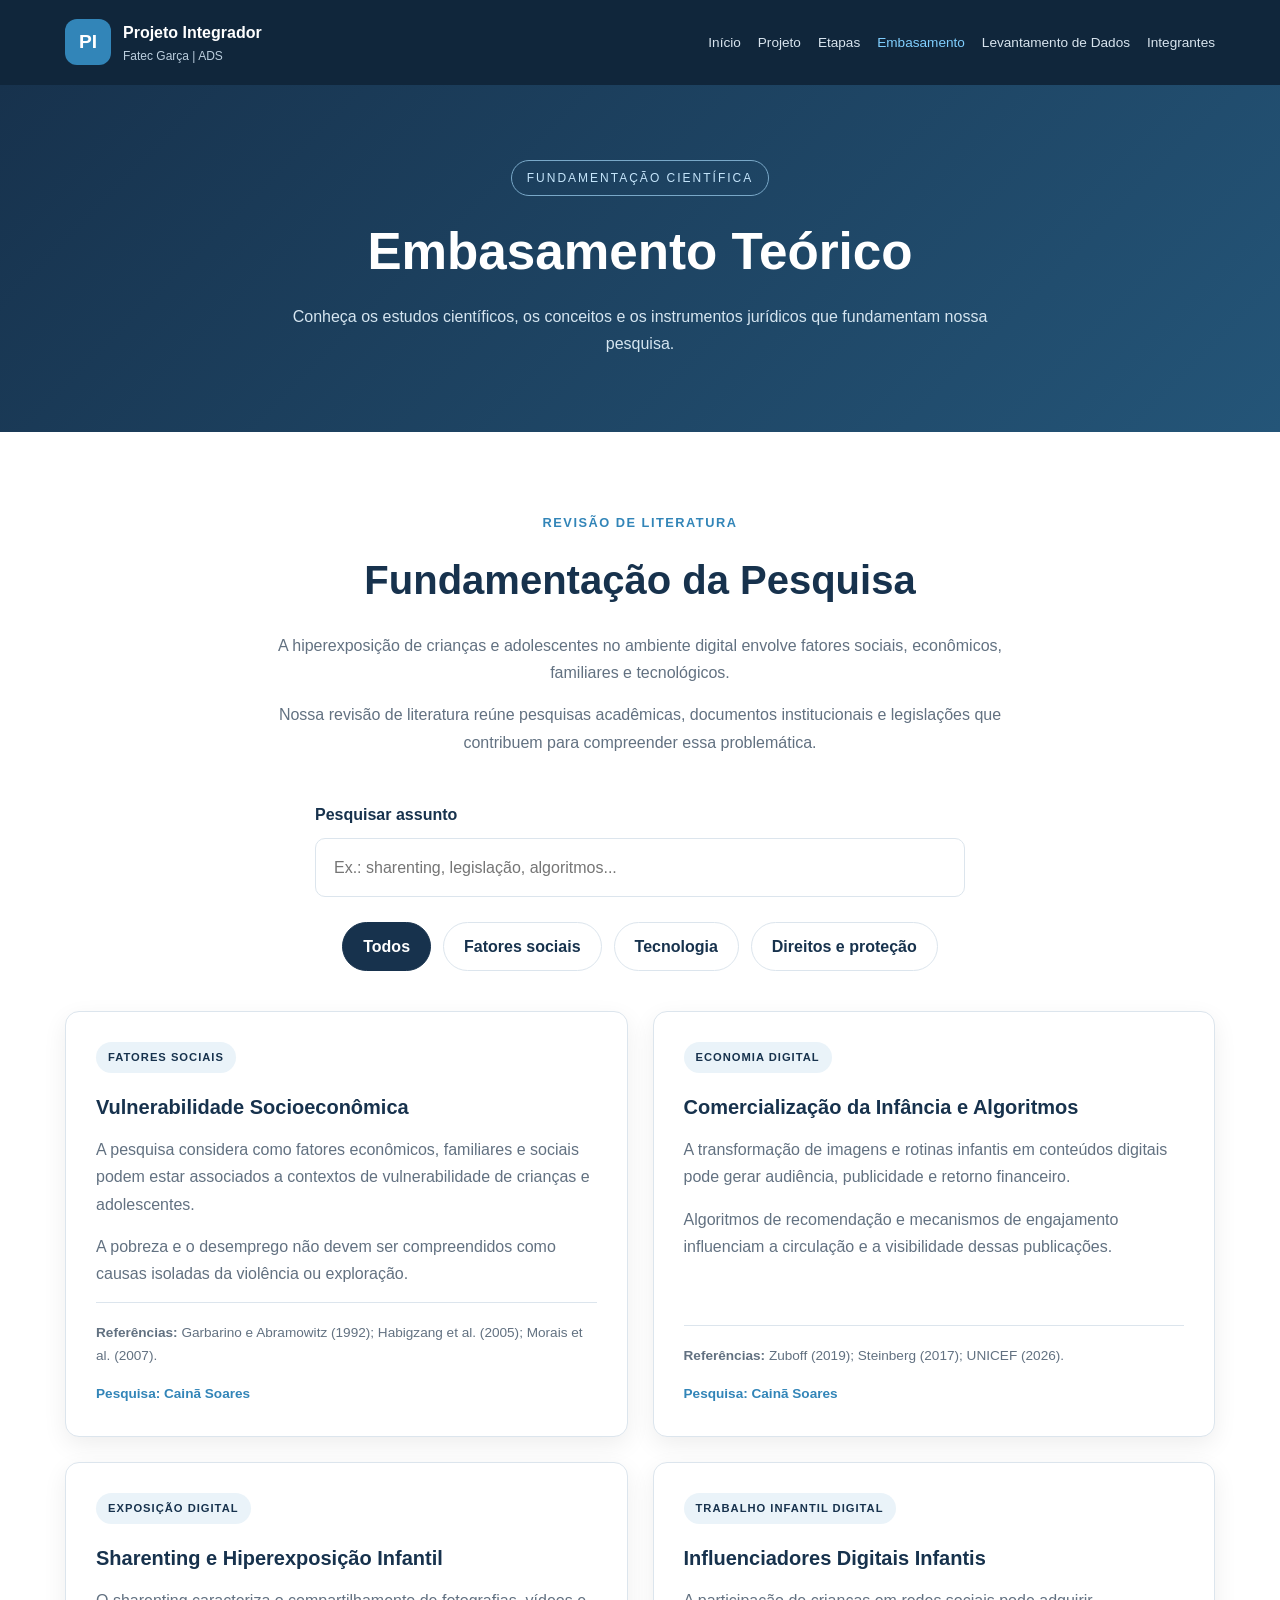
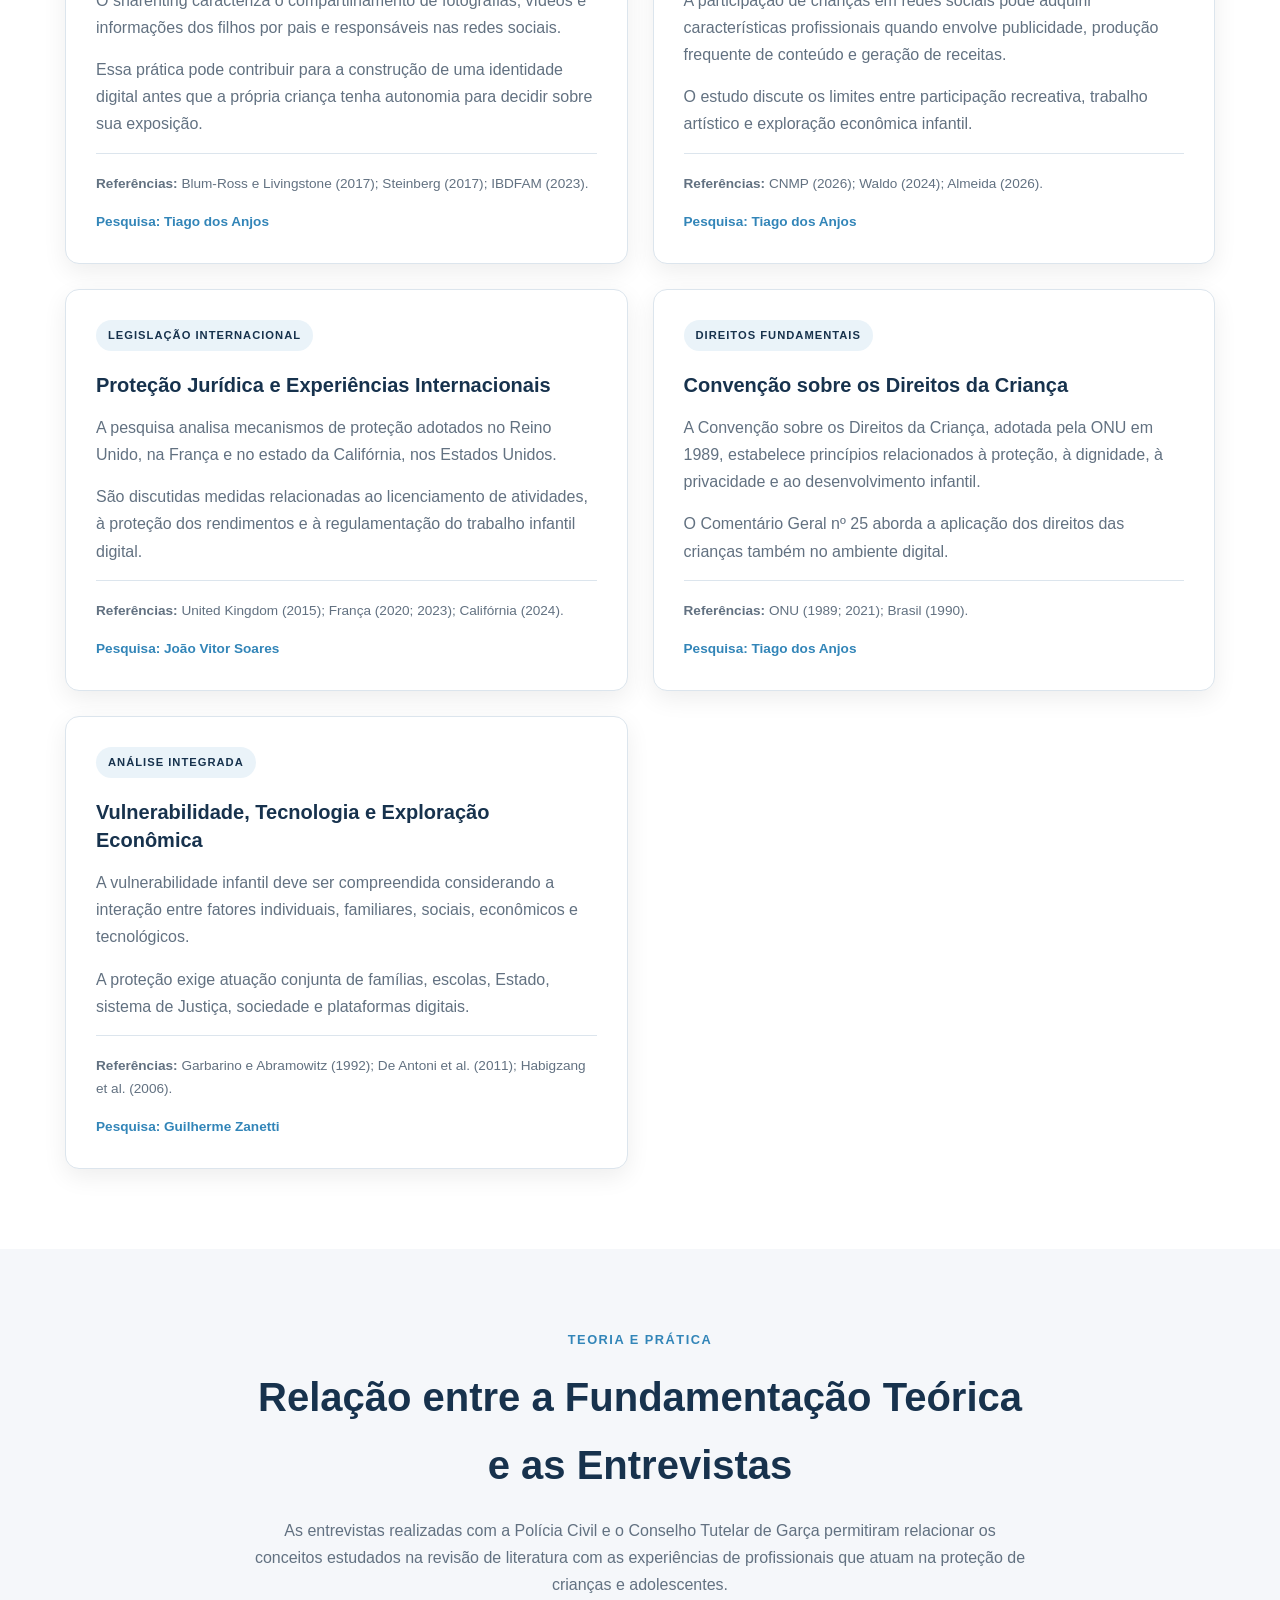
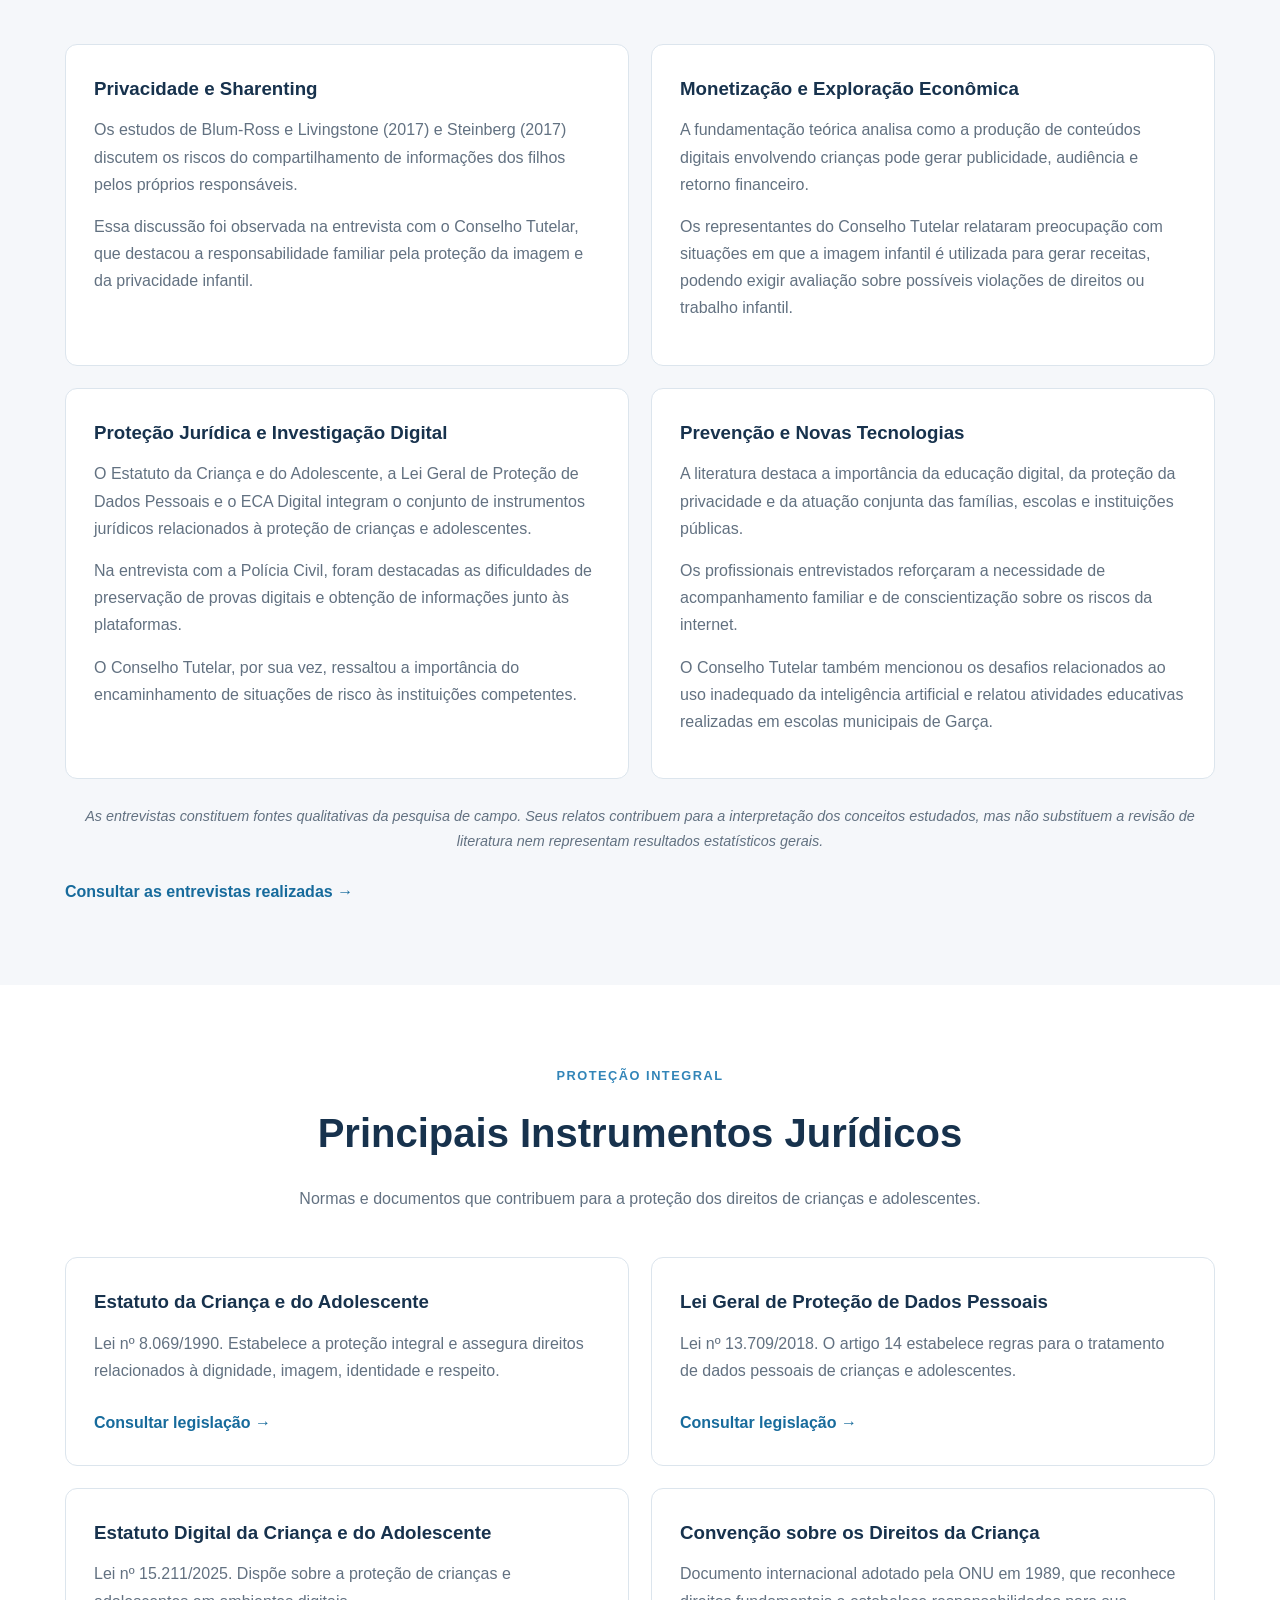
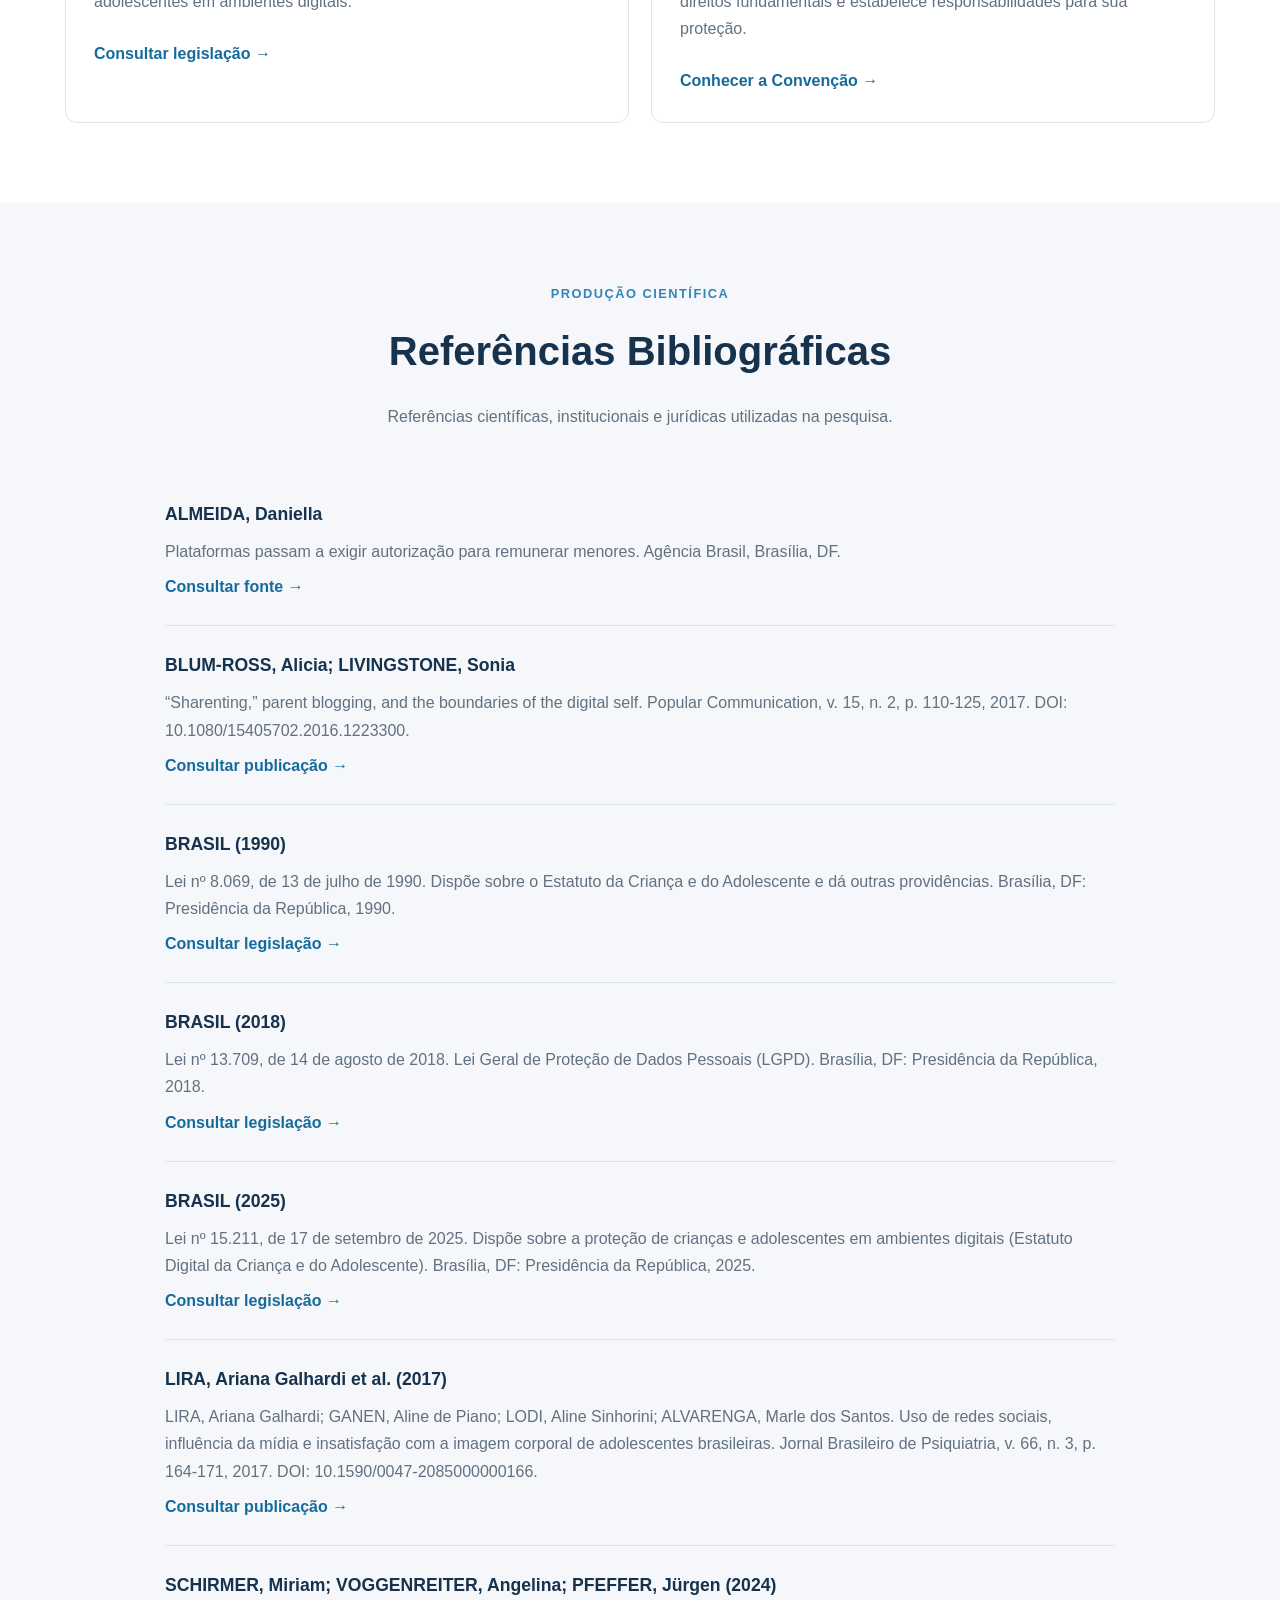
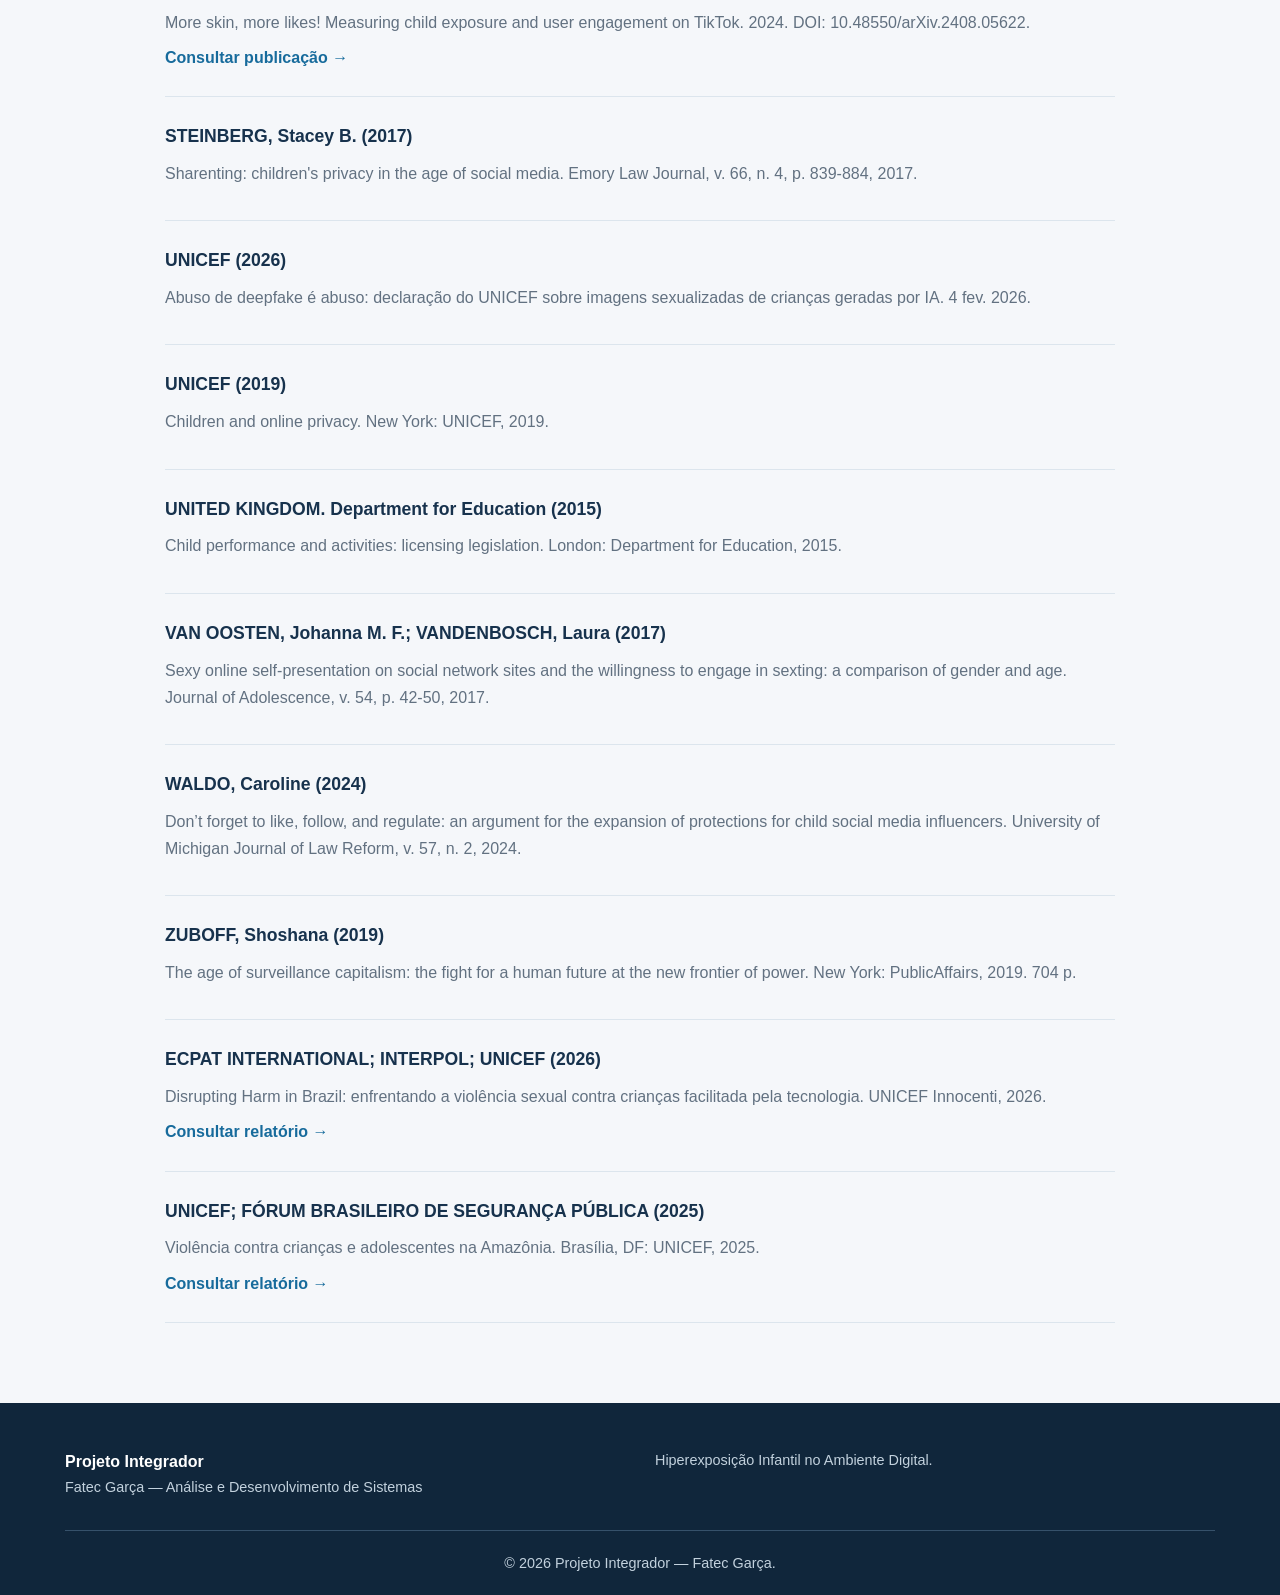
<file: projeto-integrador/embasamento.html>
<!DOCTYPE html>
<html lang="pt-BR">

<head>
    <meta charset="UTF-8">
    <meta name="viewport" content="width=device-width, initial-scale=1.0">
    <meta name="description" content="Embasamento teórico do Projeto Integrador da Fatec Garça sobre hiperexposição infantil no ambiente digital.">
    <meta name="author" content="Grupo do Projeto Integrador - Fatec Garça">

    <title>Embasamento Teórico | Projeto Integrador</title>

    <link rel="stylesheet" href="css/estilo.css">
    <script src="js/script.js" defer></script>
</head>

<body>

    <!-- CABEÇALHO -->
    <header class="cabecalho">
        <div class="container cabecalho-conteudo">

            <a href="index.html" class="marca">
                <span class="marca-simbolo">PI</span>
                <span>
                    <strong>Projeto Integrador</strong>
                    <small>Fatec Garça | ADS</small>
                </span>
            </a>

            <button id="botao-menu"
                    class="botao-menu"
                    type="button"
                    aria-label="Abrir menu"
                    aria-expanded="false"
                    aria-controls="menu-principal">
                ☰
            </button>

            <nav id="menu-principal"
                 class="navegacao"
                 aria-label="Navegação principal">

                <a href="index.html">Início</a>
                <a href="projeto.html">Projeto</a>
                <a href="etapas.html">Etapas</a>

                <a href="embasamento.html"
                   class="ativo"
                   aria-current="page">
                    Embasamento
                </a>

                <a href="dados.html">
                    Levantamento de Dados
                </a>

                <a href="integrantes.html">
                    Integrantes
                </a>
            </nav>
        </div>
    </header>

    <main>

        <!-- TÍTULO -->
        <section class="pagina-hero">
            <div class="container">

                <span class="etiqueta">
                    FUNDAMENTAÇÃO CIENTÍFICA
                </span>

                <h1>Embasamento Teórico</h1>

                <p>
                    Conheça os estudos científicos,
                    os conceitos e os instrumentos
                    jurídicos que fundamentam
                    nossa pesquisa.
                </p>

            </div>
        </section>

        <!-- FUNDAMENTAÇÃO DA PESQUISA -->
        <section class="secao">
            <div class="container">

                <div class="secao-cabecalho">

                    <span class="secao-etiqueta">
                        REVISÃO DE LITERATURA
                    </span>

                    <h2>Fundamentação da Pesquisa</h2>

                    <p>
                        A hiperexposição de crianças
                        e adolescentes no ambiente
                        digital envolve fatores
                        sociais, econômicos,
                        familiares e tecnológicos.
                    </p>

                    <p>
                        Nossa revisão de literatura
                        reúne pesquisas acadêmicas,
                        documentos institucionais
                        e legislações que contribuem
                        para compreender essa
                        problemática.
                    </p>

                </div>

                <!-- PESQUISA -->
                <div class="pesquisa-embasamento">

                    <label for="buscar-tema">
                        Pesquisar assunto
                    </label>

                    <input
                        type="search"
                        id="buscar-tema"
                        placeholder="Ex.: sharenting, legislação, algoritmos...">

                </div>

                <!-- FILTROS -->
                <div class="filtros-embasamento"
                     aria-label="Filtros de assuntos">

                    <button class="filtro-embasamento ativo"
                            type="button"
                            data-filtro="todos"
                            aria-pressed="true">
                        Todos
                    </button>

                    <button class="filtro-embasamento"
                            type="button"
                            data-filtro="social"
                            aria-pressed="false">
                        Fatores sociais
                    </button>

                    <button class="filtro-embasamento"
                            type="button"
                            data-filtro="tecnologia"
                            aria-pressed="false">
                        Tecnologia
                    </button>

                    <button class="filtro-embasamento"
                            type="button"
                            data-filtro="direitos"
                            aria-pressed="false">
                        Direitos e proteção
                    </button>

                </div>

                <!-- CARDS DOS ASSUNTOS -->
                <div class="grade-embasamento">

                    <!-- 1. VULNERABILIDADE -->
                    <article class="embasamento-card"
                             data-categoria="social">

                        <span class="embasamento-categoria">
                            FATORES SOCIAIS
                        </span>

                        <h3>Vulnerabilidade Socioeconômica</h3>

                        <p>
                            A pesquisa considera como
                            fatores econômicos, familiares
                            e sociais podem estar associados
                            a contextos de vulnerabilidade
                            de crianças e adolescentes.
                        </p>

                        <p>
                            A pobreza e o desemprego
                            não devem ser compreendidos
                            como causas isoladas da
                            violência ou exploração.
                        </p>

                        <div class="embasamento-autores">
                            <strong>Referências:</strong>
                            Garbarino e Abramowitz (1992);
                            Habigzang et al. (2005);
                            Morais et al. (2007).
                        </div>

                        <span class="embasamento-responsavel">
                            Pesquisa: Cainã Soares
                        </span>

                    </article>

                    <!-- 2. ALGORITMOS -->
                    <article class="embasamento-card"
                             data-categoria="tecnologia">

                        <span class="embasamento-categoria">
                            ECONOMIA DIGITAL
                        </span>

                        <h3>
                            Comercialização da Infância
                            e Algoritmos
                        </h3>

                        <p>
                            A transformação de imagens
                            e rotinas infantis em
                            conteúdos digitais pode
                            gerar audiência, publicidade
                            e retorno financeiro.
                        </p>

                        <p>
                            Algoritmos de recomendação
                            e mecanismos de engajamento
                            influenciam a circulação
                            e a visibilidade dessas
                            publicações.
                        </p>

                        <div class="embasamento-autores">
                            <strong>Referências:</strong>
                            Zuboff (2019);
                            Steinberg (2017);
                            UNICEF (2026).
                        </div>

                        <span class="embasamento-responsavel">
                            Pesquisa: Cainã Soares
                        </span>

                    </article>

                    <!-- 3. SHARENTING -->
                    <article class="embasamento-card"
                             data-categoria="tecnologia">

                        <span class="embasamento-categoria">
                            EXPOSIÇÃO DIGITAL
                        </span>

                        <h3>
                            Sharenting e Hiperexposição
                            Infantil
                        </h3>

                        <p>
                            O sharenting caracteriza
                            o compartilhamento de
                            fotografias, vídeos e
                            informações dos filhos
                            por pais e responsáveis
                            nas redes sociais.
                        </p>

                        <p>
                            Essa prática pode contribuir
                            para a construção de uma
                            identidade digital antes
                            que a própria criança
                            tenha autonomia para decidir
                            sobre sua exposição.
                        </p>

                        <div class="embasamento-autores">
                            <strong>Referências:</strong>
                            Blum-Ross e Livingstone (2017);
                            Steinberg (2017);
                            IBDFAM (2023).
                        </div>

                        <span class="embasamento-responsavel">
                            Pesquisa: Tiago dos Anjos
                        </span>

                    </article>

                    <!-- 4. INFLUENCIADORES -->
                    <article class="embasamento-card"
                             data-categoria="tecnologia">

                        <span class="embasamento-categoria">
                            TRABALHO INFANTIL DIGITAL
                        </span>

                        <h3>
                            Influenciadores Digitais Infantis
                        </h3>

                        <p>
                            A participação de crianças
                            em redes sociais pode adquirir
                            características profissionais
                            quando envolve publicidade,
                            produção frequente de conteúdo
                            e geração de receitas.
                        </p>

                        <p>
                            O estudo discute os limites
                            entre participação recreativa,
                            trabalho artístico e
                            exploração econômica infantil.
                        </p>

                        <div class="embasamento-autores">
                            <strong>Referências:</strong>
                            CNMP (2026);
                            Waldo (2024);
                            Almeida (2026).
                        </div>

                        <span class="embasamento-responsavel">
                            Pesquisa: Tiago dos Anjos
                        </span>

                    </article>

                    <!-- 5. PROTEÇÃO INTERNACIONAL -->
                    <article class="embasamento-card"
                             data-categoria="direitos">

                        <span class="embasamento-categoria">
                            LEGISLAÇÃO INTERNACIONAL
                        </span>

                        <h3>
                            Proteção Jurídica e
                            Experiências Internacionais
                        </h3>

                        <p>
                            A pesquisa analisa mecanismos
                            de proteção adotados no
                            Reino Unido, na França
                            e no estado da Califórnia,
                            nos Estados Unidos.
                        </p>

                        <p>
                            São discutidas medidas
                            relacionadas ao licenciamento
                            de atividades, à proteção
                            dos rendimentos e à
                            regulamentação do trabalho
                            infantil digital.
                        </p>

                        <div class="embasamento-autores">
                            <strong>Referências:</strong>
                            United Kingdom (2015);
                            França (2020; 2023);
                            Califórnia (2024).
                        </div>

                        <span class="embasamento-responsavel">
                            Pesquisa: João Vitor Soares
                        </span>

                    </article>

                    <!-- 6. DIREITOS DA CRIANÇA -->
                    <article class="embasamento-card"
                             data-categoria="direitos">

                        <span class="embasamento-categoria">
                            DIREITOS FUNDAMENTAIS
                        </span>

                        <h3>
                            Convenção sobre os Direitos
                            da Criança
                        </h3>

                        <p>
                            A Convenção sobre os Direitos
                            da Criança, adotada pela ONU
                            em 1989, estabelece princípios
                            relacionados à proteção,
                            à dignidade, à privacidade
                            e ao desenvolvimento infantil.
                        </p>

                        <p>
                            O Comentário Geral nº 25
                            aborda a aplicação dos
                            direitos das crianças
                            também no ambiente digital.
                        </p>

                        <div class="embasamento-autores">
                            <strong>Referências:</strong>
                            ONU (1989; 2021);
                            Brasil (1990).
                        </div>

                        <span class="embasamento-responsavel">
                            Pesquisa: Tiago dos Anjos
                        </span>

                    </article>

                    <!-- 7. ANÁLISE INTEGRADA -->
                    <article class="embasamento-card"
                             data-categoria="social">

                        <span class="embasamento-categoria">
                            ANÁLISE INTEGRADA
                        </span>

                        <h3>
                            Vulnerabilidade, Tecnologia
                            e Exploração Econômica
                        </h3>

                        <p>
                            A vulnerabilidade infantil
                            deve ser compreendida
                            considerando a interação
                            entre fatores individuais,
                            familiares, sociais,
                            econômicos e tecnológicos.
                        </p>

                        <p>
                            A proteção exige atuação
                            conjunta de famílias,
                            escolas, Estado, sistema
                            de Justiça, sociedade
                            e plataformas digitais.
                        </p>

                        <div class="embasamento-autores">
                            <strong>Referências:</strong>
                            Garbarino e Abramowitz (1992);
                            De Antoni et al. (2011);
                            Habigzang et al. (2006).
                        </div>

                        <span class="embasamento-responsavel">
                            Pesquisa: Guilherme Zanetti
                        </span>

                    </article>

                </div>

                <!-- MENSAGEM DE BUSCA -->
                <p id="sem-resultados"
                   class="sem-resultados"
                   role="status"
                   hidden>
                    Nenhum assunto encontrado.
                    Tente pesquisar outro termo.
                </p>

            </div>
        </section>

        <!-- FUNDAMENTAÇÃO E PESQUISA DE CAMPO -->
        <section class="secao secao-alternativa"
                 id="relacao-entrevistas">

            <div class="container">

                <div class="secao-cabecalho">

                    <span class="secao-etiqueta">
                        TEORIA E PRÁTICA
                    </span>

                    <h2>
                        Relação entre a Fundamentação
                        Teórica e as Entrevistas
                    </h2>

                    <p>
                        As entrevistas realizadas
                        com a Polícia Civil
                        e o Conselho Tutelar de Garça
                        permitiram relacionar os conceitos
                        estudados na revisão de literatura
                        com as experiências de profissionais
                        que atuam na proteção
                        de crianças e adolescentes.
                    </p>

                </div>

                <div class="grade-temas">

                    <!-- PRIVACIDADE -->
                    <article class="tema">

                        <h3>Privacidade e Sharenting</h3>

                        <p>
                            Os estudos de Blum-Ross
                            e Livingstone (2017)
                            e Steinberg (2017)
                            discutem os riscos
                            do compartilhamento
                            de informações dos filhos
                            pelos próprios responsáveis.
                        </p>

                        <p>
                            Essa discussão foi observada
                            na entrevista com o Conselho
                            Tutelar, que destacou
                            a responsabilidade familiar
                            pela proteção da imagem
                            e da privacidade infantil.
                        </p>

                    </article>

                    <!-- EXPLORAÇÃO ECONÔMICA -->
                    <article class="tema">

                        <h3>Monetização e Exploração Econômica</h3>

                        <p>
                            A fundamentação teórica
                            analisa como a produção
                            de conteúdos digitais
                            envolvendo crianças
                            pode gerar publicidade,
                            audiência e retorno financeiro.
                        </p>

                        <p>
                            Os representantes do Conselho
                            Tutelar relataram preocupação
                            com situações em que a imagem
                            infantil é utilizada
                            para gerar receitas,
                            podendo exigir avaliação
                            sobre possíveis violações
                            de direitos ou trabalho infantil.
                        </p>

                    </article>

                    <!-- INVESTIGAÇÃO DIGITAL -->
                    <article class="tema">

                        <h3>
                            Proteção Jurídica
                            e Investigação Digital
                        </h3>

                        <p>
                            O Estatuto da Criança
                            e do Adolescente,
                            a Lei Geral de Proteção
                            de Dados Pessoais
                            e o ECA Digital
                            integram o conjunto
                            de instrumentos jurídicos
                            relacionados à proteção
                            de crianças e adolescentes.
                        </p>

                        <p>
                            Na entrevista com a Polícia Civil,
                            foram destacadas as dificuldades
                            de preservação de provas digitais
                            e obtenção de informações
                            junto às plataformas.
                        </p>

                        <p>
                            O Conselho Tutelar,
                            por sua vez, ressaltou
                            a importância do encaminhamento
                            de situações de risco
                            às instituições competentes.
                        </p>

                    </article>

                    <!-- PREVENÇÃO -->
                    <article class="tema">

                        <h3>Prevenção e Novas Tecnologias</h3>

                        <p>
                            A literatura destaca
                            a importância da educação
                            digital, da proteção
                            da privacidade e da atuação
                            conjunta das famílias,
                            escolas e instituições públicas.
                        </p>

                        <p>
                            Os profissionais entrevistados
                            reforçaram a necessidade
                            de acompanhamento familiar
                            e de conscientização
                            sobre os riscos da internet.
                        </p>

                        <p>
                            O Conselho Tutelar também
                            mencionou os desafios
                            relacionados ao uso
                            inadequado da inteligência
                            artificial e relatou
                            atividades educativas
                            realizadas em escolas
                            municipais de Garça.
                        </p>

                    </article>

                </div>

                <p class="observacao-metodologia">
                    As entrevistas constituem fontes
                    qualitativas da pesquisa de campo.
                    Seus relatos contribuem para
                    a interpretação dos conceitos
                    estudados, mas não substituem
                    a revisão de literatura
                    nem representam resultados
                    estatísticos gerais.
                </p>

                <a href="dados.html#entrevistas"
                   class="link-etapa">
                    Consultar as entrevistas realizadas →
                </a>

            </div>
        </section>

        <!-- LEGISLAÇÃO -->
        <section class="secao">
            <div class="container">

                <div class="secao-cabecalho">

                    <span class="secao-etiqueta">
                        PROTEÇÃO INTEGRAL
                    </span>

                    <h2>Principais Instrumentos Jurídicos</h2>

                    <p>
                        Normas e documentos que
                        contribuem para a proteção
                        dos direitos de crianças
                        e adolescentes.
                    </p>

                </div>

                <div class="grade-temas">

                    <!-- ECA -->
                    <article class="tema">

                        <h3>
                            Estatuto da Criança
                            e do Adolescente
                        </h3>

                        <p>
                            Lei nº 8.069/1990.
                            Estabelece a proteção
                            integral e assegura
                            direitos relacionados
                            à dignidade, imagem,
                            identidade e respeito.
                        </p>

                        <a href="https://www.planalto.gov.br/ccivil_03/leis/l8069.htm"
                           target="_blank"
                           rel="noopener noreferrer"
                           class="link-etapa">
                            Consultar legislação →
                        </a>

                    </article>

                    <!-- LGPD -->
                    <article class="tema">

                        <h3>
                            Lei Geral de Proteção
                            de Dados Pessoais
                        </h3>

                        <p>
                            Lei nº 13.709/2018.
                            O artigo 14 estabelece
                            regras para o tratamento
                            de dados pessoais
                            de crianças e adolescentes.
                        </p>

                        <a href="https://www.planalto.gov.br/ccivil_03/_ato2015-2018/2018/lei/l13709compilado.htm"
                           target="_blank"
                           rel="noopener noreferrer"
                           class="link-etapa">
                            Consultar legislação →
                        </a>

                    </article>

                    <!-- ECA DIGITAL -->
                    <article class="tema">

                        <h3>
                            Estatuto Digital da Criança
                            e do Adolescente
                        </h3>

                        <p>
                            Lei nº 15.211/2025.
                            Dispõe sobre a proteção
                            de crianças e adolescentes
                            em ambientes digitais.
                        </p>

                        <a href="https://www.planalto.gov.br/ccivil_03/_ato2023-2026/2025/lei/l15211.htm"
                           target="_blank"
                           rel="noopener noreferrer"
                           class="link-etapa">
                            Consultar legislação →
                        </a>

                    </article>

                    <!-- CONVENÇÃO ONU -->
                    <article class="tema">

                        <h3>
                            Convenção sobre os
                            Direitos da Criança
                        </h3>

                        <p>
                            Documento internacional
                            adotado pela ONU em 1989,
                            que reconhece direitos
                            fundamentais e estabelece
                            responsabilidades para
                            sua proteção.
                        </p>

                        <a href="https://www.unicef.org/brazil/convencao-sobre-os-direitos-da-crianca"
                           target="_blank"
                           rel="noopener noreferrer"
                           class="link-etapa">
                            Conhecer a Convenção →
                        </a>

                    </article>

                </div>
            </div>
        </section>

        <!-- REFERÊNCIAS BIBLIOGRÁFICAS -->
        <section class="secao secao-alternativa" id="referencias">

            <div class="container">

                <div class="secao-cabecalho">

                    <span class="secao-etiqueta">
                        PRODUÇÃO CIENTÍFICA
                    </span>

                    <h2>Referências Bibliográficas</h2>

                    <p>
                        Referências científicas, institucionais
                        e jurídicas utilizadas na pesquisa.
                    </p>

                </div>

                <div class="referencias-lista">

                    <!-- REFERÊNCIA 1 -->
                    <article class="referencia-item">

                        <h3>ALMEIDA, Daniella</h3>

                        <p>
                            Plataformas passam a exigir autorização
                            para remunerar menores.
                            Agência Brasil, Brasília, DF.
                        </p>

                        <a href="https://agenciabrasil.ebc.com.br/"
                           target="_blank"
                           rel="noopener noreferrer">
                            Consultar fonte →
                        </a>

                    </article>

                    <!-- REFERÊNCIA 2 -->
                    <article class="referencia-item">

                        <h3>
                            BLUM-ROSS, Alicia;
                            LIVINGSTONE, Sonia
                        </h3>

                        <p>
                            “Sharenting,” parent blogging,
                            and the boundaries of the digital self.
                            Popular Communication,
                            v. 15, n. 2, p. 110-125, 2017.
                            DOI: 10.1080/15405702.2016.1223300.
                        </p>

                        <a href="https://doi.org/10.1080/15405702.2016.1223300"
                           target="_blank"
                           rel="noopener noreferrer">
                            Consultar publicação →
                        </a>

                    </article>

                    <!-- REFERÊNCIA 3 -->
                    <article class="referencia-item">

                        <h3>BRASIL (1990)</h3>

                        <p>
                            Lei nº 8.069, de 13 de julho de 1990.
                            Dispõe sobre o Estatuto da Criança
                            e do Adolescente e dá outras providências.
                            Brasília, DF: Presidência da República, 1990.
                        </p>

                        <a href="https://www.planalto.gov.br/ccivil_03/leis/l8069.htm"
                           target="_blank"
                           rel="noopener noreferrer">
                            Consultar legislação →
                        </a>

                    </article>

                    <!-- REFERÊNCIA 4 -->
                    <article class="referencia-item">

                        <h3>BRASIL (2018)</h3>

                        <p>
                            Lei nº 13.709, de 14 de agosto de 2018.
                            Lei Geral de Proteção de Dados Pessoais (LGPD).
                            Brasília, DF: Presidência da República, 2018.
                        </p>

                        <a href="https://www.planalto.gov.br/ccivil_03/_ato2015-2018/2018/lei/l13709compilado.htm"
                           target="_blank"
                           rel="noopener noreferrer">
                            Consultar legislação →
                        </a>

                    </article>

                    <!-- REFERÊNCIA 5 -->
                    <article class="referencia-item">

                        <h3>BRASIL (2025)</h3>

                        <p>
                            Lei nº 15.211, de 17 de setembro de 2025.
                            Dispõe sobre a proteção de crianças
                            e adolescentes em ambientes digitais
                            (Estatuto Digital da Criança e do Adolescente).
                            Brasília, DF: Presidência da República, 2025.
                        </p>

                        <a href="https://www.planalto.gov.br/ccivil_03/_ato2023-2026/2025/lei/l15211.htm"
                           target="_blank"
                           rel="noopener noreferrer">
                            Consultar legislação →
                        </a>

                    </article>

                    <!-- REFERÊNCIA 6 -->
                    <article class="referencia-item">

                        <h3>
                            LIRA, Ariana Galhardi et al. (2017)
                        </h3>

                        <p>
                            LIRA, Ariana Galhardi;
                            GANEN, Aline de Piano;
                            LODI, Aline Sinhorini;
                            ALVARENGA, Marle dos Santos.
                            Uso de redes sociais, influência da mídia
                            e insatisfação com a imagem corporal
                            de adolescentes brasileiras.
                            Jornal Brasileiro de Psiquiatria,
                            v. 66, n. 3, p. 164-171, 2017.
                            DOI: 10.1590/0047-2085000000166.
                        </p>

                        <a href="https://doi.org/10.1590/0047-2085000000166"
                           target="_blank"
                           rel="noopener noreferrer">
                            Consultar publicação →
                        </a>

                    </article>

                    <!-- REFERÊNCIA 7 -->
                    <article class="referencia-item">

                        <h3>
                            SCHIRMER, Miriam;
                            VOGGENREITER, Angelina;
                            PFEFFER, Jürgen (2024)
                        </h3>

                        <p>
                            More skin, more likes!
                            Measuring child exposure and
                            user engagement on TikTok.
                            2024.
                            DOI: 10.48550/arXiv.2408.05622.
                        </p>

                        <a href="https://doi.org/10.48550/arXiv.2408.05622"
                           target="_blank"
                           rel="noopener noreferrer">
                            Consultar publicação →
                        </a>

                    </article>

                    <!-- REFERÊNCIA 8 -->
                    <article class="referencia-item">

                        <h3>STEINBERG, Stacey B. (2017)</h3>

                        <p>
                            Sharenting: children's privacy
                            in the age of social media.
                            Emory Law Journal,
                            v. 66, n. 4, p. 839-884, 2017.
                        </p>

                    </article>

                    <!-- REFERÊNCIA 9 -->
                    <article class="referencia-item">

                        <h3>UNICEF (2026)</h3>

                        <p>
                            Abuso de deepfake é abuso:
                            declaração do UNICEF sobre imagens
                            sexualizadas de crianças geradas por IA.
                            4 fev. 2026.
                        </p>

                    </article>

                    <!-- REFERÊNCIA 10 -->
                    <article class="referencia-item">

                        <h3>UNICEF (2019)</h3>

                        <p>
                            Children and online privacy.
                            New York: UNICEF, 2019.
                        </p>

                    </article>

                    <!-- REFERÊNCIA 11 -->
                    <article class="referencia-item">

                        <h3>
                            UNITED KINGDOM.
                            Department for Education (2015)
                        </h3>

                        <p>
                            Child performance and activities:
                            licensing legislation.
                            London: Department for Education, 2015.
                        </p>

                    </article>

                    <!-- REFERÊNCIA 12 -->
                    <article class="referencia-item">

                        <h3>
                            VAN OOSTEN, Johanna M. F.;
                            VANDENBOSCH, Laura (2017)
                        </h3>

                        <p>
                            Sexy online self-presentation
                            on social network sites and
                            the willingness to engage in sexting:
                            a comparison of gender and age.
                            Journal of Adolescence,
                            v. 54, p. 42-50, 2017.
                        </p>

                    </article>

                    <!-- REFERÊNCIA 13 -->
                    <article class="referencia-item">

                        <h3>WALDO, Caroline (2024)</h3>

                        <p>
                            Don’t forget to like, follow,
                            and regulate: an argument for
                            the expansion of protections
                            for child social media influencers.
                            University of Michigan Journal
                            of Law Reform,
                            v. 57, n. 2, 2024.
                        </p>

                    </article>

                    <!-- REFERÊNCIA 14 -->
                    <article class="referencia-item">

                        <h3>ZUBOFF, Shoshana (2019)</h3>

                        <p>
                            The age of surveillance capitalism:
                            the fight for a human future
                            at the new frontier of power.
                            New York: PublicAffairs, 2019.
                            704 p.
                        </p>

                    </article>

                    <!-- REFERÊNCIA 15 -->
                    <article class="referencia-item">

                        <h3>
                            ECPAT INTERNATIONAL;
                            INTERPOL; UNICEF (2026)
                        </h3>

                        <p>
                            Disrupting Harm in Brazil:
                            enfrentando a violência sexual
                            contra crianças facilitada
                            pela tecnologia.
                            UNICEF Innocenti, 2026.
                        </p>

                        <a href="https://www.unicef.org/brazil/relatorios/disrupting-harm-brazil-2026"
                           target="_blank"
                           rel="noopener noreferrer">
                            Consultar relatório →
                        </a>

                    </article>

                    <!-- REFERÊNCIA 16 -->
                    <article class="referencia-item">

                        <h3>
                            UNICEF; FÓRUM BRASILEIRO
                            DE SEGURANÇA PÚBLICA (2025)
                        </h3>

                        <p>
                            Violência contra crianças
                            e adolescentes na Amazônia.
                            Brasília, DF: UNICEF, 2025.
                        </p>

                        <a href="https://www.unicef.org/brazil/innocenti/brazil/relatorios/violencia-contra-criancas-e-adolescentes-na-amazonia-2025"
                           target="_blank"
                           rel="noopener noreferrer">
                            Consultar relatório →
                        </a>

                    </article>

                </div>
            </div>
        </section>

    </main>

    <!-- RODAPÉ -->
    <footer class="rodape">

        <div class="container rodape-conteudo">

            <div>
                <strong>Projeto Integrador</strong>

                <p>
                    Fatec Garça — Análise e
                    Desenvolvimento de Sistemas
                </p>
            </div>

            <div>
                <p>
                    Hiperexposição Infantil
                    no Ambiente Digital.
                </p>
            </div>

        </div>

        <div class="container rodape-final">

            <p>
                © <span id="ano-atual">2026</span>
                Projeto Integrador — Fatec Garça.
            </p>

        </div>

    </footer>

</body>
</html>
</file>
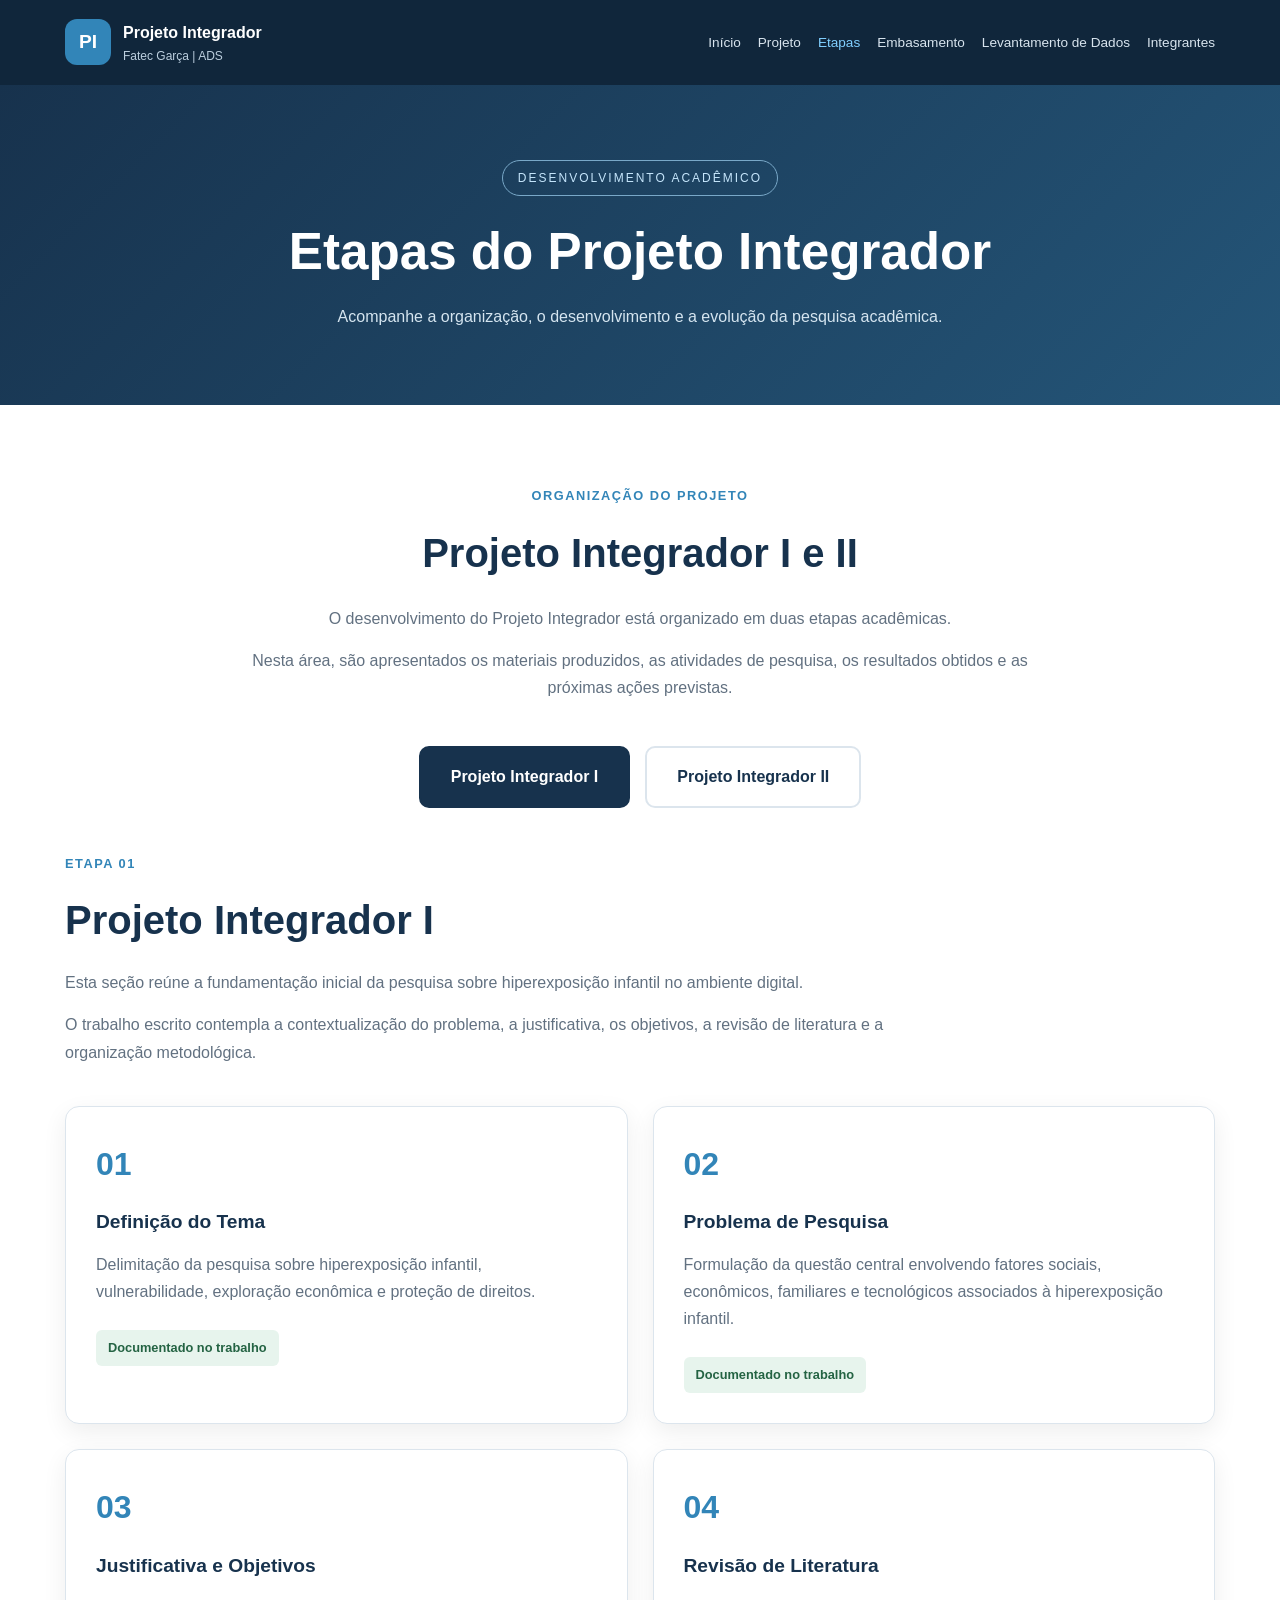
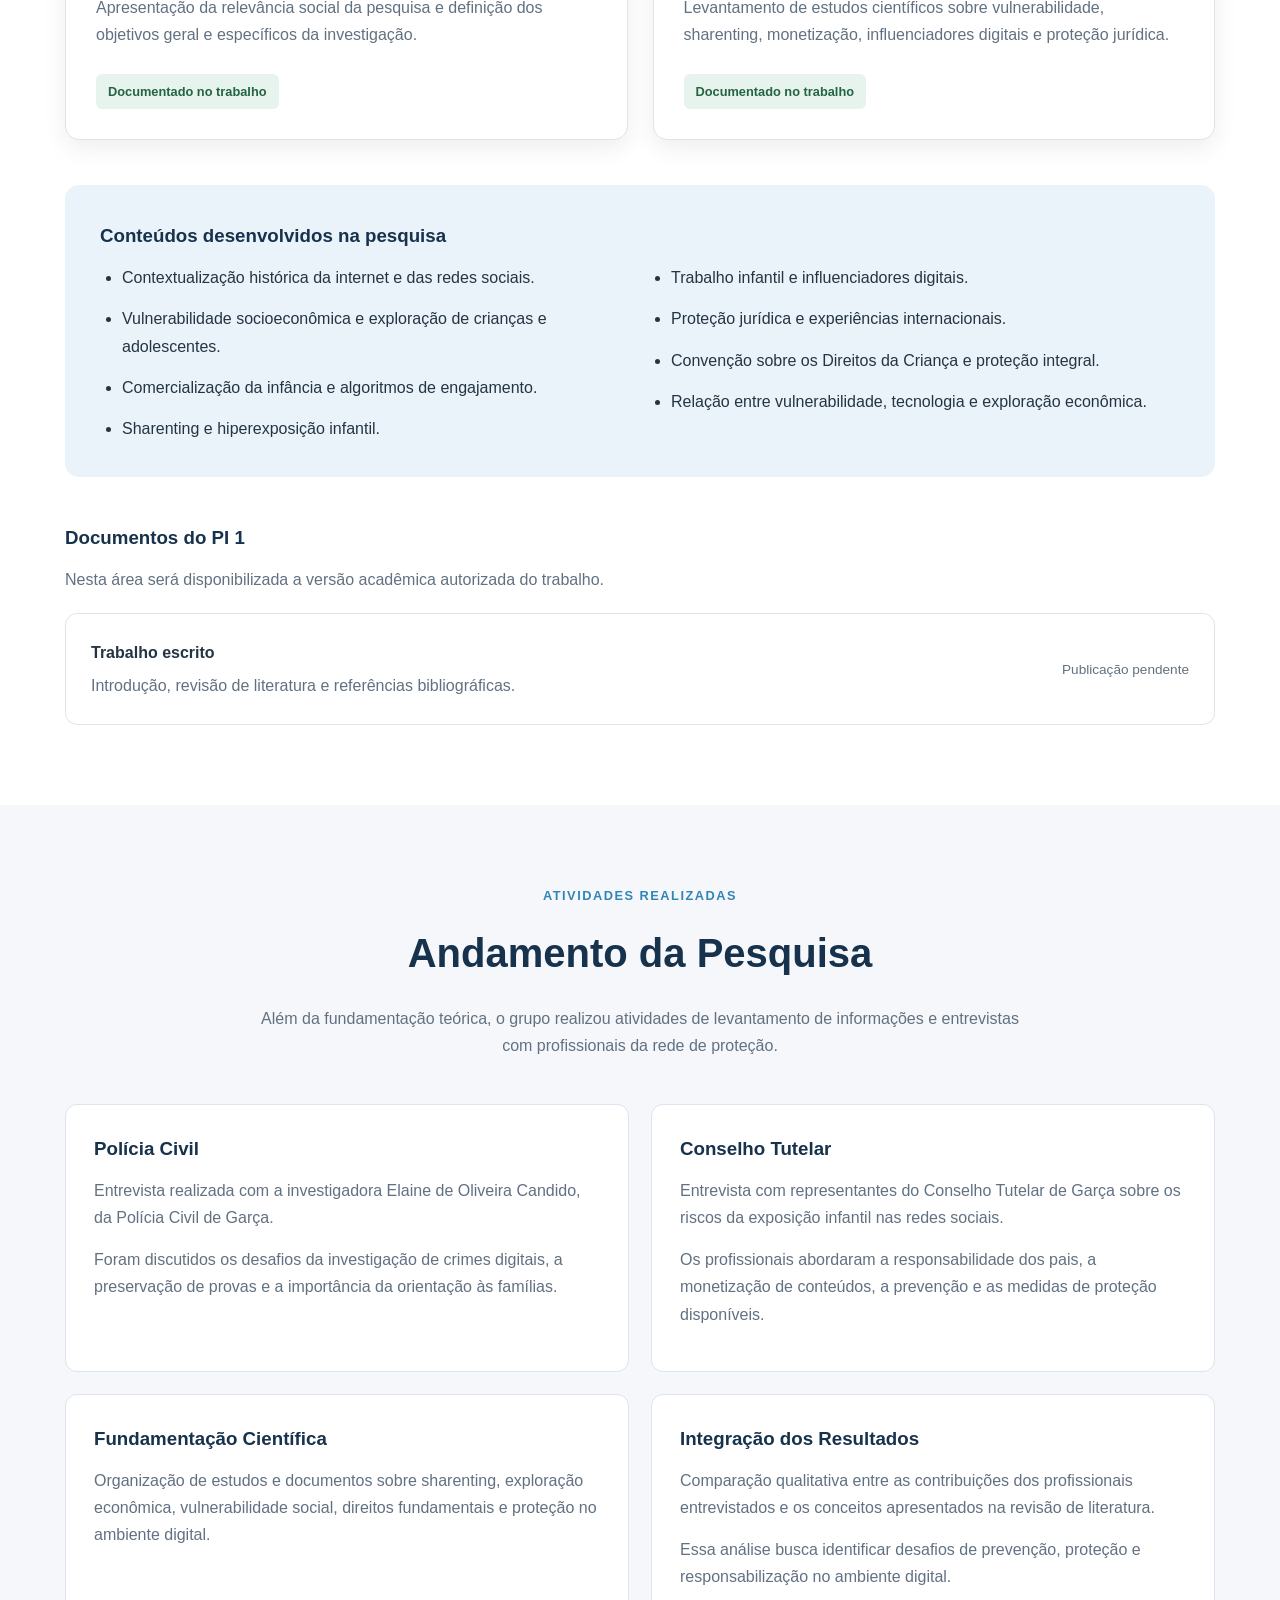
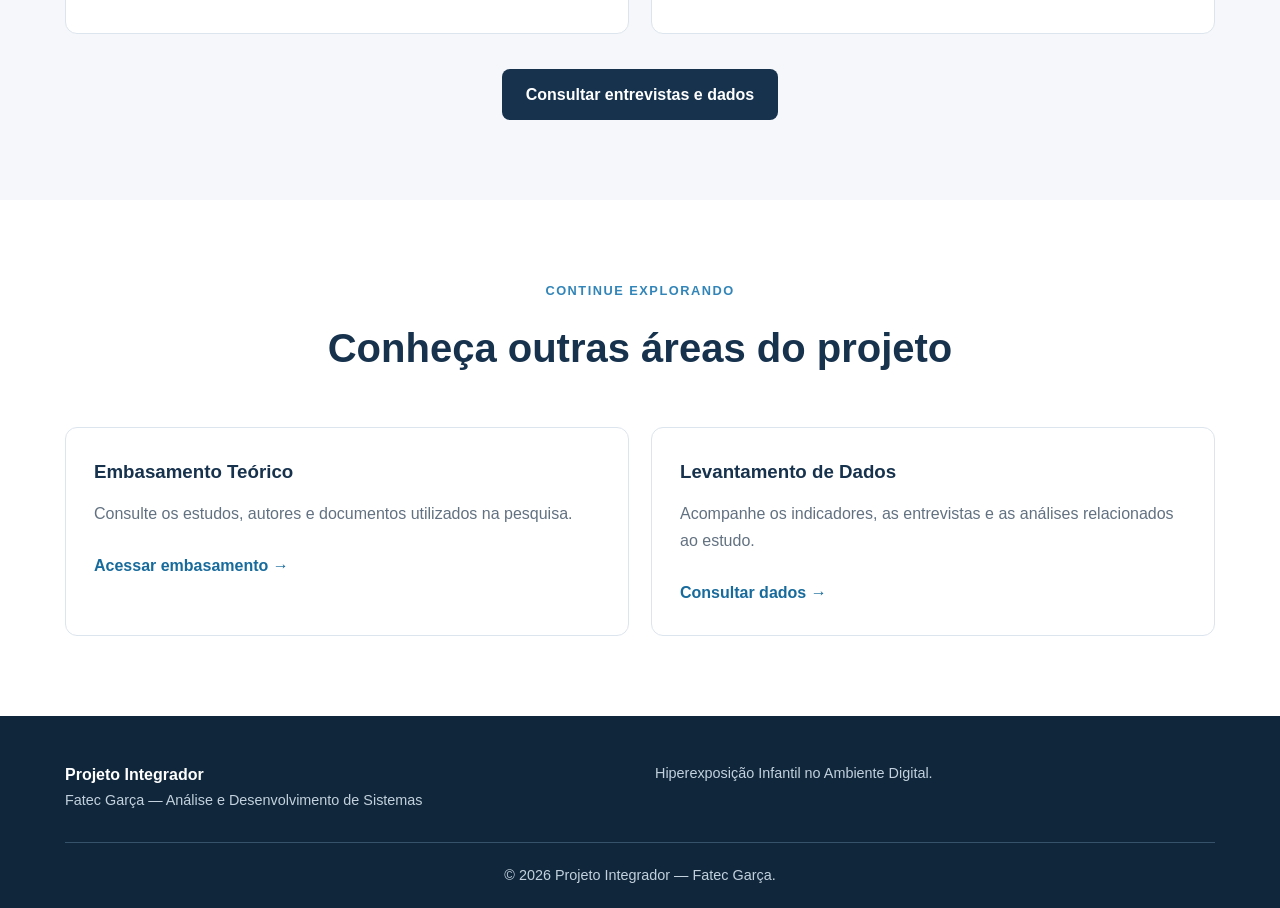
<file: projeto-integrador/etapas.html>
<!DOCTYPE html>
<html lang="pt-BR">

<head>
    <meta charset="UTF-8">
    <meta name="viewport" content="width=device-width, initial-scale=1.0">

    <meta name="description"
          content="Etapas do Projeto Integrador I e II da Fatec Garça sobre hiperexposição infantil no ambiente digital.">

    <meta name="author"
          content="Grupo do Projeto Integrador - Fatec Garça">

    <title>Etapas | Projeto Integrador</title>

    <link rel="stylesheet" href="css/estilo.css">
    <script src="js/script.js" defer></script>
</head>

<body>

    <!-- CABEÇALHO -->
    <header class="cabecalho">
        <div class="container cabecalho-conteudo">

            <a href="index.html" class="marca">
                <span class="marca-simbolo">PI</span>

                <span>
                    <strong>Projeto Integrador</strong>
                    <small>Fatec Garça | ADS</small>
                </span>
            </a>

            <button id="botao-menu"
                    class="botao-menu"
                    type="button"
                    aria-label="Abrir menu"
                    aria-expanded="false"
                    aria-controls="menu-principal">
                ☰
            </button>

            <nav id="menu-principal"
                 class="navegacao"
                 aria-label="Navegação principal">

                <a href="index.html">Início</a>
                <a href="projeto.html">Projeto</a>

                <a href="etapas.html"
                   class="ativo"
                   aria-current="page">
                    Etapas
                </a>

                <a href="embasamento.html">Embasamento</a>
                <a href="dados.html">Levantamento de Dados</a>
                <a href="integrantes.html">Integrantes</a>

            </nav>
        </div>
    </header>

    <main>

        <!-- APRESENTAÇÃO -->
        <section class="pagina-hero">
            <div class="container">

                <span class="etiqueta">
                    DESENVOLVIMENTO ACADÊMICO
                </span>

                <h1>Etapas do Projeto Integrador</h1>

                <p>
                    Acompanhe a organização,
                    o desenvolvimento e a evolução
                    da pesquisa acadêmica.
                </p>

            </div>
        </section>


        <!-- INTRODUÇÃO -->
        <section class="secao">
            <div class="container">

                <div class="secao-cabecalho">

                    <span class="secao-etiqueta">
                        ORGANIZAÇÃO DO PROJETO
                    </span>

                    <h2>Projeto Integrador I e II</h2>

                    <p>
                        O desenvolvimento do Projeto
                        Integrador está organizado em
                        duas etapas acadêmicas.
                    </p>

                    <p>
                        Nesta área, são apresentados
                        os materiais produzidos,
                        as atividades de pesquisa,
                        os resultados obtidos
                        e as próximas ações previstas.
                    </p>

                </div>


                <!-- BOTÕES DAS ABAS -->
                <div class="abas-etapas"
                     role="tablist"
                     aria-label="Etapas do Projeto Integrador">

                    <button
                        id="aba-pi1"
                        class="aba-botao ativo"
                        type="button"
                        role="tab"
                        aria-selected="true"
                        aria-controls="conteudo-pi1"
                        tabindex="0"
                        data-aba="pi1">

                        Projeto Integrador I
                    </button>

                    <button
                        id="aba-pi2"
                        class="aba-botao"
                        type="button"
                        role="tab"
                        aria-selected="false"
                        aria-controls="conteudo-pi2"
                        tabindex="-1"
                        data-aba="pi2">

                        Projeto Integrador II
                    </button>

                </div>


                <!-- =================================
                     PROJETO INTEGRADOR I
                ================================= -->

                <section
                    id="conteudo-pi1"
                    class="painel-etapa"
                    role="tabpanel"
                    aria-labelledby="aba-pi1"
                    tabindex="0">

                    <div class="etapa-introducao">

                        <span class="secao-etiqueta">
                            ETAPA 01
                        </span>

                        <h2>Projeto Integrador I</h2>

                        <p>
                            Esta seção reúne a
                            fundamentação inicial da
                            pesquisa sobre hiperexposição
                            infantil no ambiente digital.
                        </p>

                        <p>
                            O trabalho escrito contempla
                            a contextualização do problema,
                            a justificativa, os objetivos,
                            a revisão de literatura
                            e a organização metodológica.
                        </p>

                    </div>


                    <!-- ATIVIDADES PI 1 -->
                    <div class="grade-etapas">

                        <!-- 01 -->
                        <article class="etapa-card">

                            <span class="etapa-numero">01</span>

                            <h3>Definição do Tema</h3>

                            <p>
                                Delimitação da pesquisa
                                sobre hiperexposição
                                infantil, vulnerabilidade,
                                exploração econômica
                                e proteção de direitos.
                            </p>

                            <span class="etapa-status">
                                Documentado no trabalho
                            </span>

                        </article>


                        <!-- 02 -->
                        <article class="etapa-card">

                            <span class="etapa-numero">02</span>

                            <h3>Problema de Pesquisa</h3>

                            <p>
                                Formulação da questão
                                central envolvendo
                                fatores sociais,
                                econômicos, familiares
                                e tecnológicos associados
                                à hiperexposição infantil.
                            </p>

                            <span class="etapa-status">
                                Documentado no trabalho
                            </span>

                        </article>


                        <!-- 03 -->
                        <article class="etapa-card">

                            <span class="etapa-numero">03</span>

                            <h3>Justificativa e Objetivos</h3>

                            <p>
                                Apresentação da relevância
                                social da pesquisa
                                e definição dos objetivos
                                geral e específicos
                                da investigação.
                            </p>

                            <span class="etapa-status">
                                Documentado no trabalho
                            </span>

                        </article>


                        <!-- 04 -->
                        <article class="etapa-card">

                            <span class="etapa-numero">04</span>

                            <h3>Revisão de Literatura</h3>

                            <p>
                                Levantamento de estudos
                                científicos sobre
                                vulnerabilidade,
                                sharenting, monetização,
                                influenciadores digitais
                                e proteção jurídica.
                            </p>

                            <span class="etapa-status">
                                Documentado no trabalho
                            </span>

                        </article>

                    </div>


                    <!-- CONTEÚDOS PI 1 -->
                    <div class="etapa-detalhes">

                        <h3>
                            Conteúdos desenvolvidos na pesquisa
                        </h3>

                        <ul class="lista-etapas">

                            <li>
                                Contextualização histórica
                                da internet e das redes sociais.
                            </li>

                            <li>
                                Vulnerabilidade socioeconômica
                                e exploração de crianças
                                e adolescentes.
                            </li>

                            <li>
                                Comercialização da infância
                                e algoritmos de engajamento.
                            </li>

                            <li>
                                Sharenting e hiperexposição
                                infantil.
                            </li>

                            <li>
                                Trabalho infantil e
                                influenciadores digitais.
                            </li>

                            <li>
                                Proteção jurídica e
                                experiências internacionais.
                            </li>

                            <li>
                                Convenção sobre os Direitos
                                da Criança e proteção integral.
                            </li>

                            <li>
                                Relação entre vulnerabilidade,
                                tecnologia e exploração econômica.
                            </li>

                        </ul>

                    </div>


                    <!-- DOCUMENTOS PI 1 -->
                    <div class="documentos-etapa">

                        <h3>Documentos do PI 1</h3>

                        <p>
                            Nesta área será disponibilizada
                            a versão acadêmica autorizada
                            do trabalho.
                        </p>

                        <div class="documento-card">

                            <div>

                                <strong>
                                    Trabalho escrito
                                </strong>

                                <p>
                                    Introdução, revisão
                                    de literatura e
                                    referências bibliográficas.
                                </p>

                            </div>

                            <span class="documento-situacao">
                                Publicação pendente
                            </span>

                        </div>

                    </div>

                </section>


                <!-- =================================
                     PROJETO INTEGRADOR II
                ================================= -->

                <section
                    id="conteudo-pi2"
                    class="painel-etapa"
                    role="tabpanel"
                    aria-labelledby="aba-pi2"
                    tabindex="0"
                    hidden>

                    <div class="etapa-introducao">

                        <span class="secao-etiqueta">
                            ETAPA 02
                        </span>

                        <h2>Projeto Integrador II</h2>

                        <p>
                            Espaço destinado à continuidade
                            da pesquisa, ao aprofundamento
                            da investigação e à apresentação
                            dos resultados.
                        </p>

                        <p>
                            As atividades abaixo representam
                            uma proposta de organização
                            e poderão ser ajustadas conforme
                            as orientações da disciplina.
                        </p>

                        <p>
                            O projeto já reúne contribuições
                            de entrevistas realizadas
                            durante o desenvolvimento
                            da investigação. Esses materiais
                            poderão apoiar as análises
                            e atividades acadêmicas futuras.
                        </p>

                    </div>


                    <!-- ATIVIDADES PI 2 -->
                    <div class="grade-etapas">

                        <!-- 01 -->
                        <article class="etapa-card">

                            <span class="etapa-numero">01</span>

                            <h3>Aprofundamento da Pesquisa</h3>

                            <p>
                                Revisão e ampliação
                                da fundamentação teórica,
                                dos documentos institucionais
                                e das informações coletadas.
                            </p>

                            <span class="etapa-status planejado">
                                Planejamento
                            </span>

                        </article>


                        <!-- 02 -->
                        <article class="etapa-card">

                            <span class="etapa-numero">02</span>

                            <h3>Levantamento de Dados</h3>

                            <p>
                                Organização dos indicadores,
                                documentos e informações
                                relacionados ao tema,
                                incluindo as contribuições
                                das entrevistas já realizadas
                                com a Polícia Civil
                                e o Conselho Tutelar.
                            </p>

                            <span class="etapa-status planejado">
                                Planejamento
                            </span>

                        </article>


                        <!-- 03 -->
                        <article class="etapa-card">

                            <span class="etapa-numero">03</span>

                            <h3>Análise dos Resultados</h3>

                            <p>
                                Aprofundamento da interpretação
                                dos dados e comparação
                                com os estudos científicos
                                utilizados na pesquisa.
                            </p>

                            <span class="etapa-status planejado">
                                Planejamento
                            </span>

                        </article>


                        <!-- 04 -->
                        <article class="etapa-card">

                            <span class="etapa-numero">04</span>

                            <h3>Apresentação Final</h3>

                            <p>
                                Organização dos resultados,
                                conclusões e materiais
                                para apresentação acadêmica
                                do Projeto Integrador.
                            </p>

                            <span class="etapa-status planejado">
                                Planejamento
                            </span>

                        </article>

                    </div>


                    <!-- ENTREVISTAS REALIZADAS -->
                    <div class="etapa-detalhes">

                        <h3>
                            Materiais já disponíveis para a pesquisa
                        </h3>

                        <p>
                            Durante o desenvolvimento
                            do projeto, foram realizadas
                            entrevistas com profissionais
                            que atuam na proteção
                            de crianças e adolescentes.
                        </p>

                        <ul class="lista-etapas">

                            <li>
                                <strong>Polícia Civil:</strong>
                                entrevista realizada
                                com a investigadora
                                Elaine de Oliveira Candido,
                                da Delegacia de Polícia
                                de Defesa da Mulher
                                de Garça, em 5 de novembro
                                de 2026.
                            </li>

                            <li>
                                <strong>Conselho Tutelar:</strong>
                                entrevista realizada
                                com representantes
                                do Conselho Tutelar de Garça,
                                abordando prevenção,
                                responsabilidade familiar,
                                monetização e proteção
                                dos direitos infantis.
                            </li>

                            <li>
                                <strong>Indicadores científicos:</strong>
                                levantamento de informações
                                provenientes de pesquisas
                                e documentos institucionais,
                                respeitando seus contextos
                                e limitações.
                            </li>

                            <li>
                                <strong>Análise qualitativa:</strong>
                                identificação de temas
                                recorrentes nas entrevistas
                                e comparação com a
                                fundamentação teórica.
                            </li>

                        </ul>

                        <p class="observacao-metodologia">
                            As entrevistas e os materiais
                            já produzidos não significam
                            que o Projeto Integrador II
                            tenha sido formalmente concluído.
                            A continuidade das atividades
                            depende do planejamento
                            e das orientações acadêmicas.
                        </p>

                    </div>


                    <!-- DOCUMENTOS PI 2 -->
                    <div class="documentos-etapa">

                        <h3>Documentos do PI 2</h3>

                        <p>
                            Os documentos específicos
                            desta etapa serão acrescentados
                            conforme o desenvolvimento
                            das atividades acadêmicas.
                        </p>

                        <div class="documento-card">

                            <div>

                                <strong>
                                    Relatórios e resultados
                                </strong>

                                <p>
                                    Espaço reservado para
                                    os documentos e materiais
                                    finais do Projeto
                                    Integrador II.
                                </p>

                            </div>

                            <span class="documento-situacao">
                                Aguardando materiais
                            </span>

                        </div>

                    </div>

                </section>

            </div>
        </section>


        <!-- ANDAMENTO DA PESQUISA -->
        <section class="secao secao-alternativa"
                 id="andamento-pesquisa">

            <div class="container">

                <div class="secao-cabecalho">

                    <span class="secao-etiqueta">
                        ATIVIDADES REALIZADAS
                    </span>

                    <h2>Andamento da Pesquisa</h2>

                    <p>
                        Além da fundamentação teórica,
                        o grupo realizou atividades
                        de levantamento de informações
                        e entrevistas com profissionais
                        da rede de proteção.
                    </p>

                </div>

                <div class="grade-temas">

                    <!-- POLÍCIA CIVIL -->
                    <article class="tema">

                        <h3>Polícia Civil</h3>

                        <p>
                            Entrevista realizada com
                            a investigadora Elaine
                            de Oliveira Candido,
                            da Polícia Civil de Garça.
                        </p>

                        <p>
                            Foram discutidos os desafios
                            da investigação de crimes
                            digitais, a preservação
                            de provas e a importância
                            da orientação às famílias.
                        </p>

                    </article>


                    <!-- CONSELHO TUTELAR -->
                    <article class="tema">

                        <h3>Conselho Tutelar</h3>

                        <p>
                            Entrevista com representantes
                            do Conselho Tutelar de Garça
                            sobre os riscos da exposição
                            infantil nas redes sociais.
                        </p>

                        <p>
                            Os profissionais abordaram
                            a responsabilidade dos pais,
                            a monetização de conteúdos,
                            a prevenção e as medidas
                            de proteção disponíveis.
                        </p>

                    </article>


                    <!-- REVISÃO CIENTÍFICA -->
                    <article class="tema">

                        <h3>Fundamentação Científica</h3>

                        <p>
                            Organização de estudos
                            e documentos sobre sharenting,
                            exploração econômica,
                            vulnerabilidade social,
                            direitos fundamentais
                            e proteção no ambiente digital.
                        </p>

                    </article>


                    <!-- ANÁLISE -->
                    <article class="tema">

                        <h3>Integração dos Resultados</h3>

                        <p>
                            Comparação qualitativa
                            entre as contribuições
                            dos profissionais entrevistados
                            e os conceitos apresentados
                            na revisão de literatura.
                        </p>

                        <p>
                            Essa análise busca identificar
                            desafios de prevenção,
                            proteção e responsabilização
                            no ambiente digital.
                        </p>

                    </article>

                </div>

                <div class="centro">

                    <a href="dados.html"
                       class="botao botao-escuro">
                        Consultar entrevistas e dados
                    </a>

                </div>

            </div>
        </section>


        <!-- ACESSO A OUTRAS ÁREAS -->
        <section class="secao">

            <div class="container">

                <div class="secao-cabecalho">

                    <span class="secao-etiqueta">
                        CONTINUE EXPLORANDO
                    </span>

                    <h2>Conheça outras áreas do projeto</h2>

                </div>

                <div class="grade-temas">

                    <article class="tema">

                        <h3>Embasamento Teórico</h3>

                        <p>
                            Consulte os estudos,
                            autores e documentos
                            utilizados na pesquisa.
                        </p>

                        <a href="embasamento.html"
                           class="link-etapa">
                            Acessar embasamento →
                        </a>

                    </article>


                    <article class="tema">

                        <h3>Levantamento de Dados</h3>

                        <p>
                            Acompanhe os indicadores,
                            as entrevistas e as análises
                            relacionados ao estudo.
                        </p>

                        <a href="dados.html"
                           class="link-etapa">
                            Consultar dados →
                        </a>

                    </article>

                </div>

            </div>

        </section>

    </main>


    <!-- RODAPÉ -->
    <footer class="rodape">

        <div class="container rodape-conteudo">

            <div>

                <strong>Projeto Integrador</strong>

                <p>
                    Fatec Garça — Análise e
                    Desenvolvimento de Sistemas
                </p>

            </div>

            <div>

                <p>
                    Hiperexposição Infantil
                    no Ambiente Digital.
                </p>

            </div>

        </div>

        <div class="container rodape-final">

            <p>
                © <span id="ano-atual">2026</span>
                Projeto Integrador — Fatec Garça.
            </p>

        </div>

    </footer>

</body>
</html>
</file>
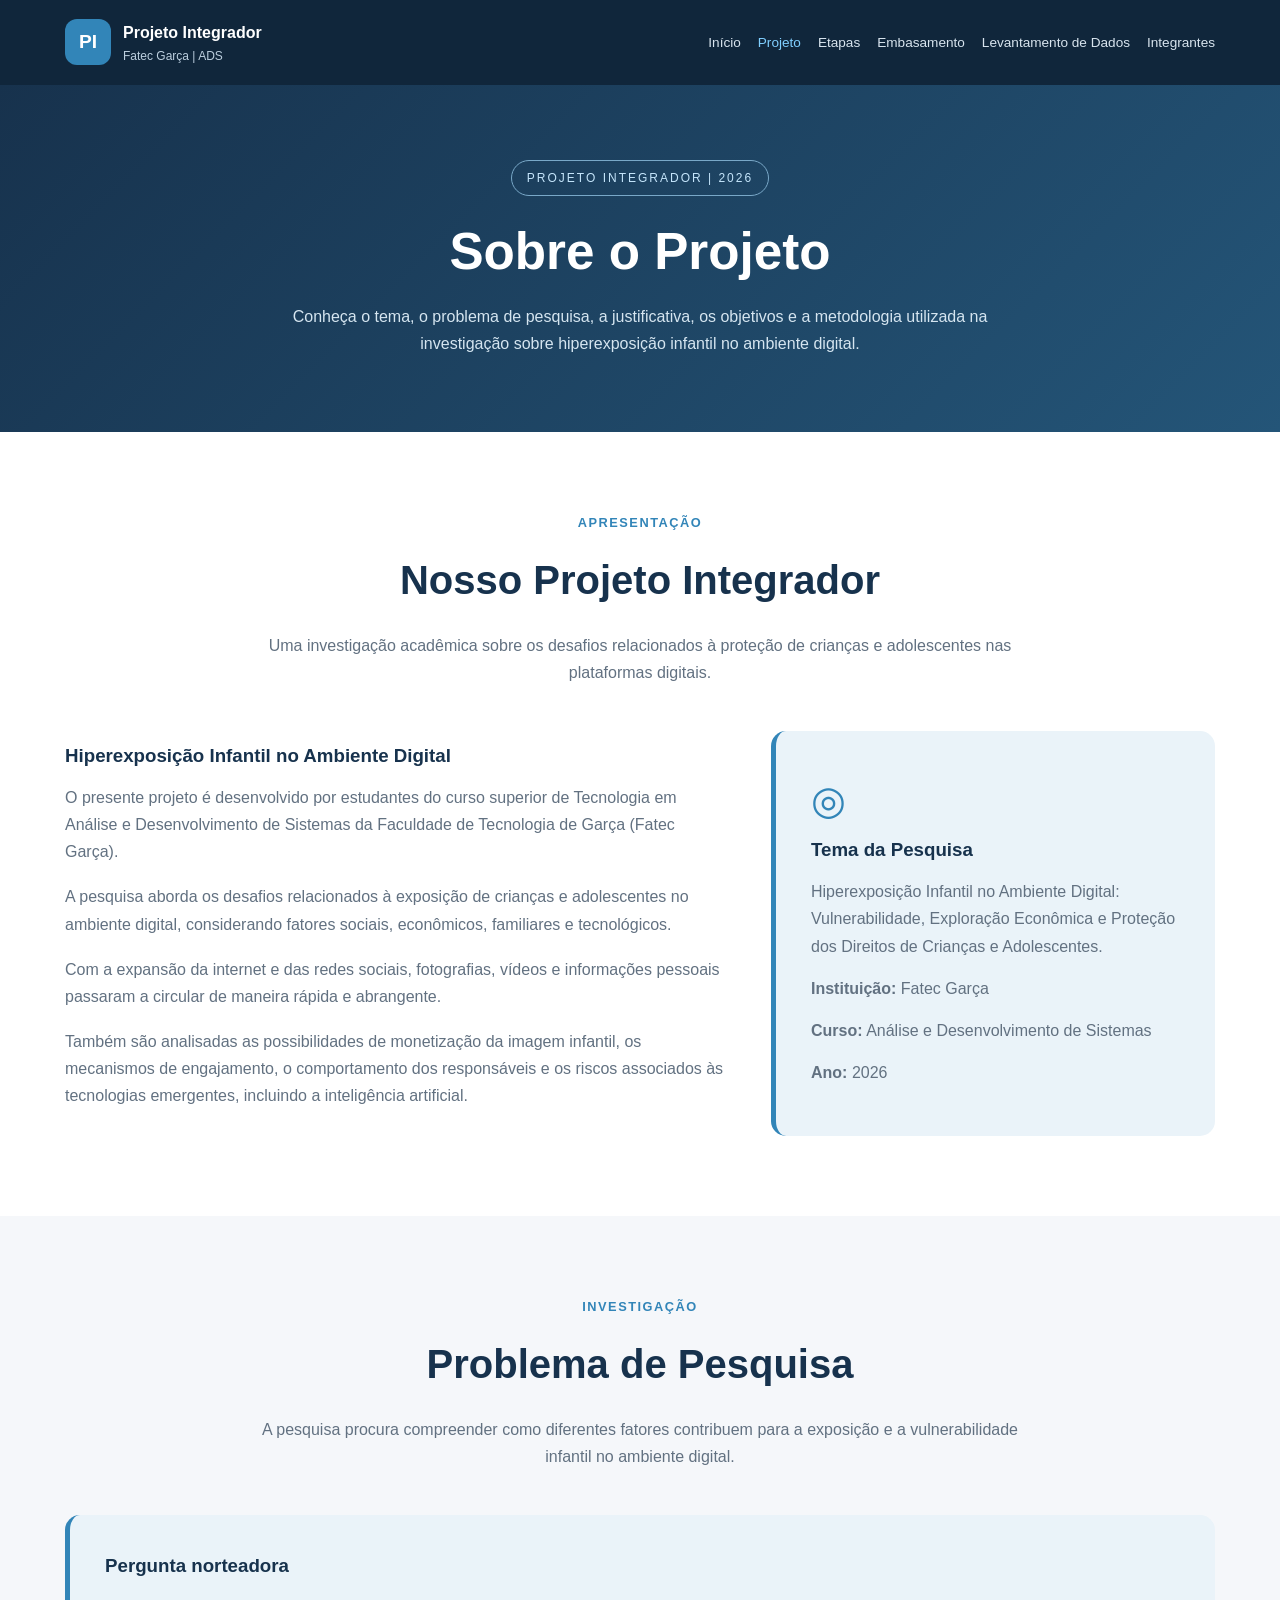
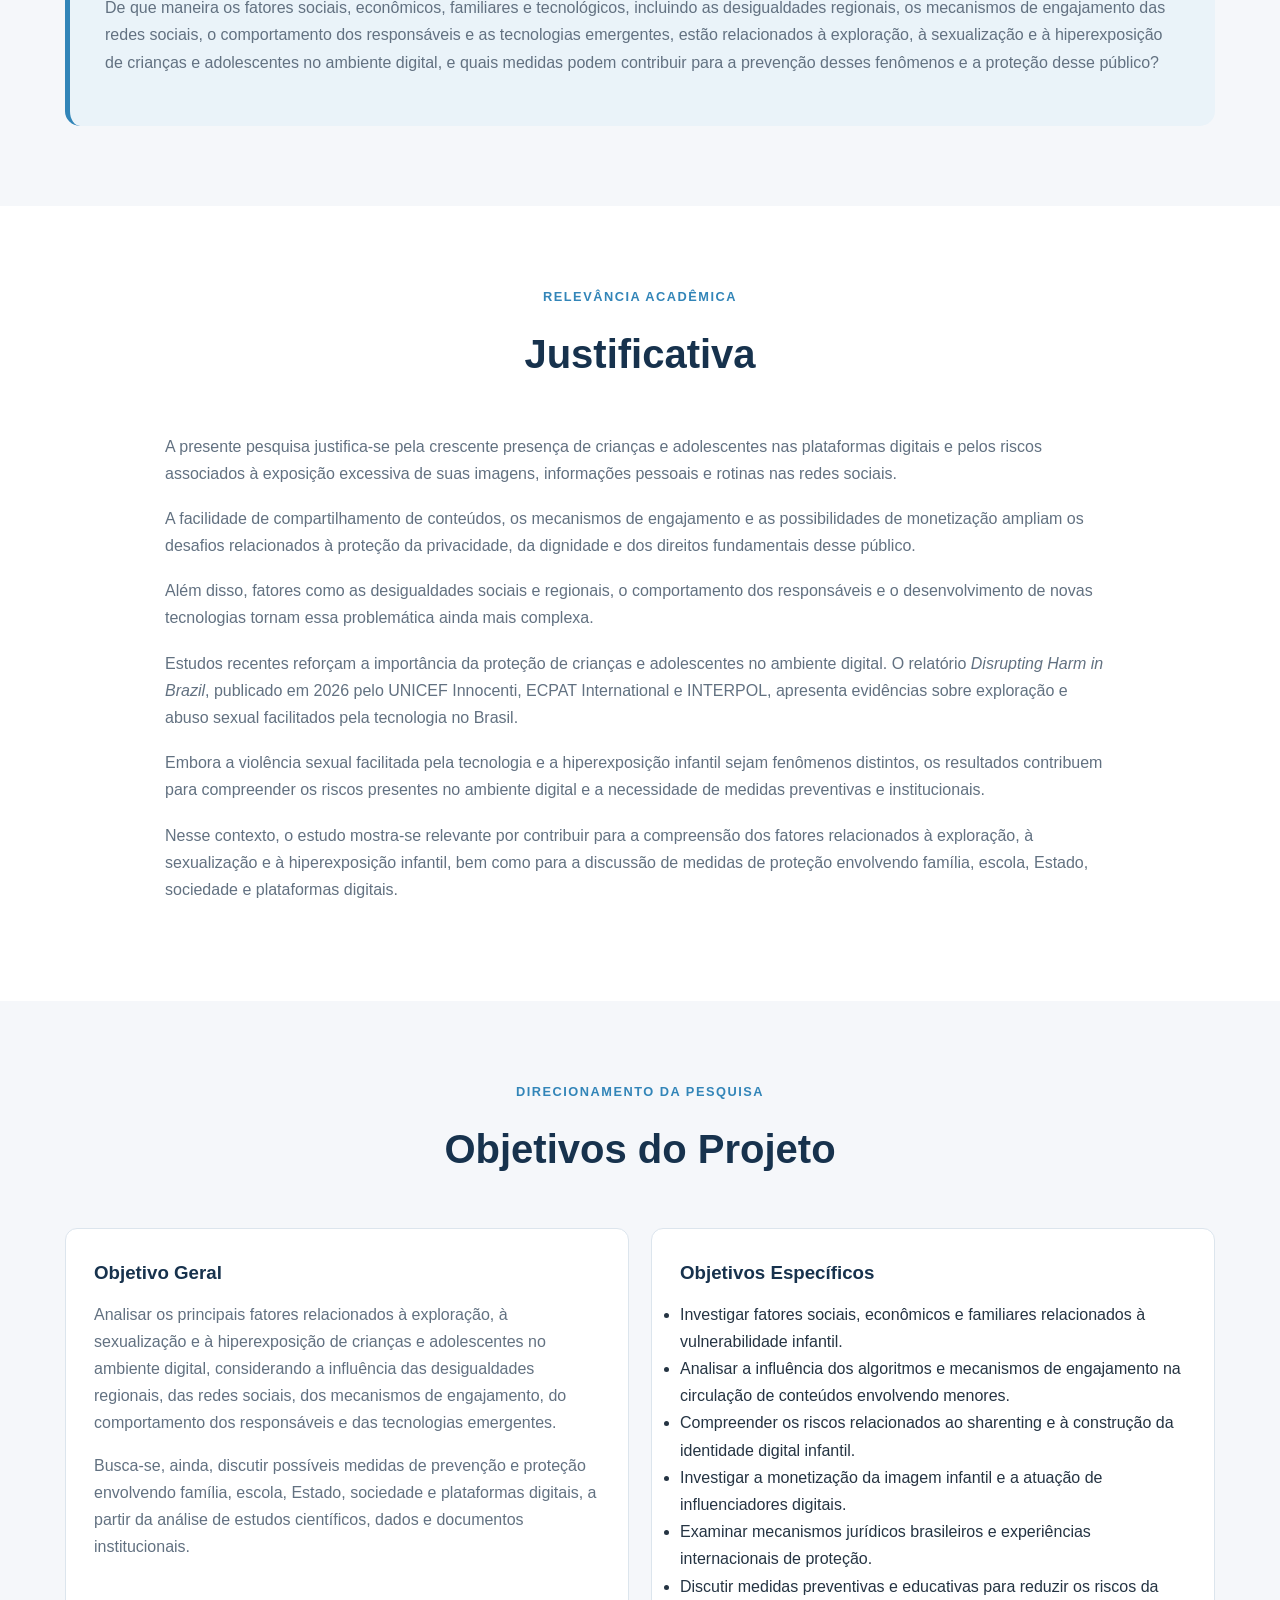
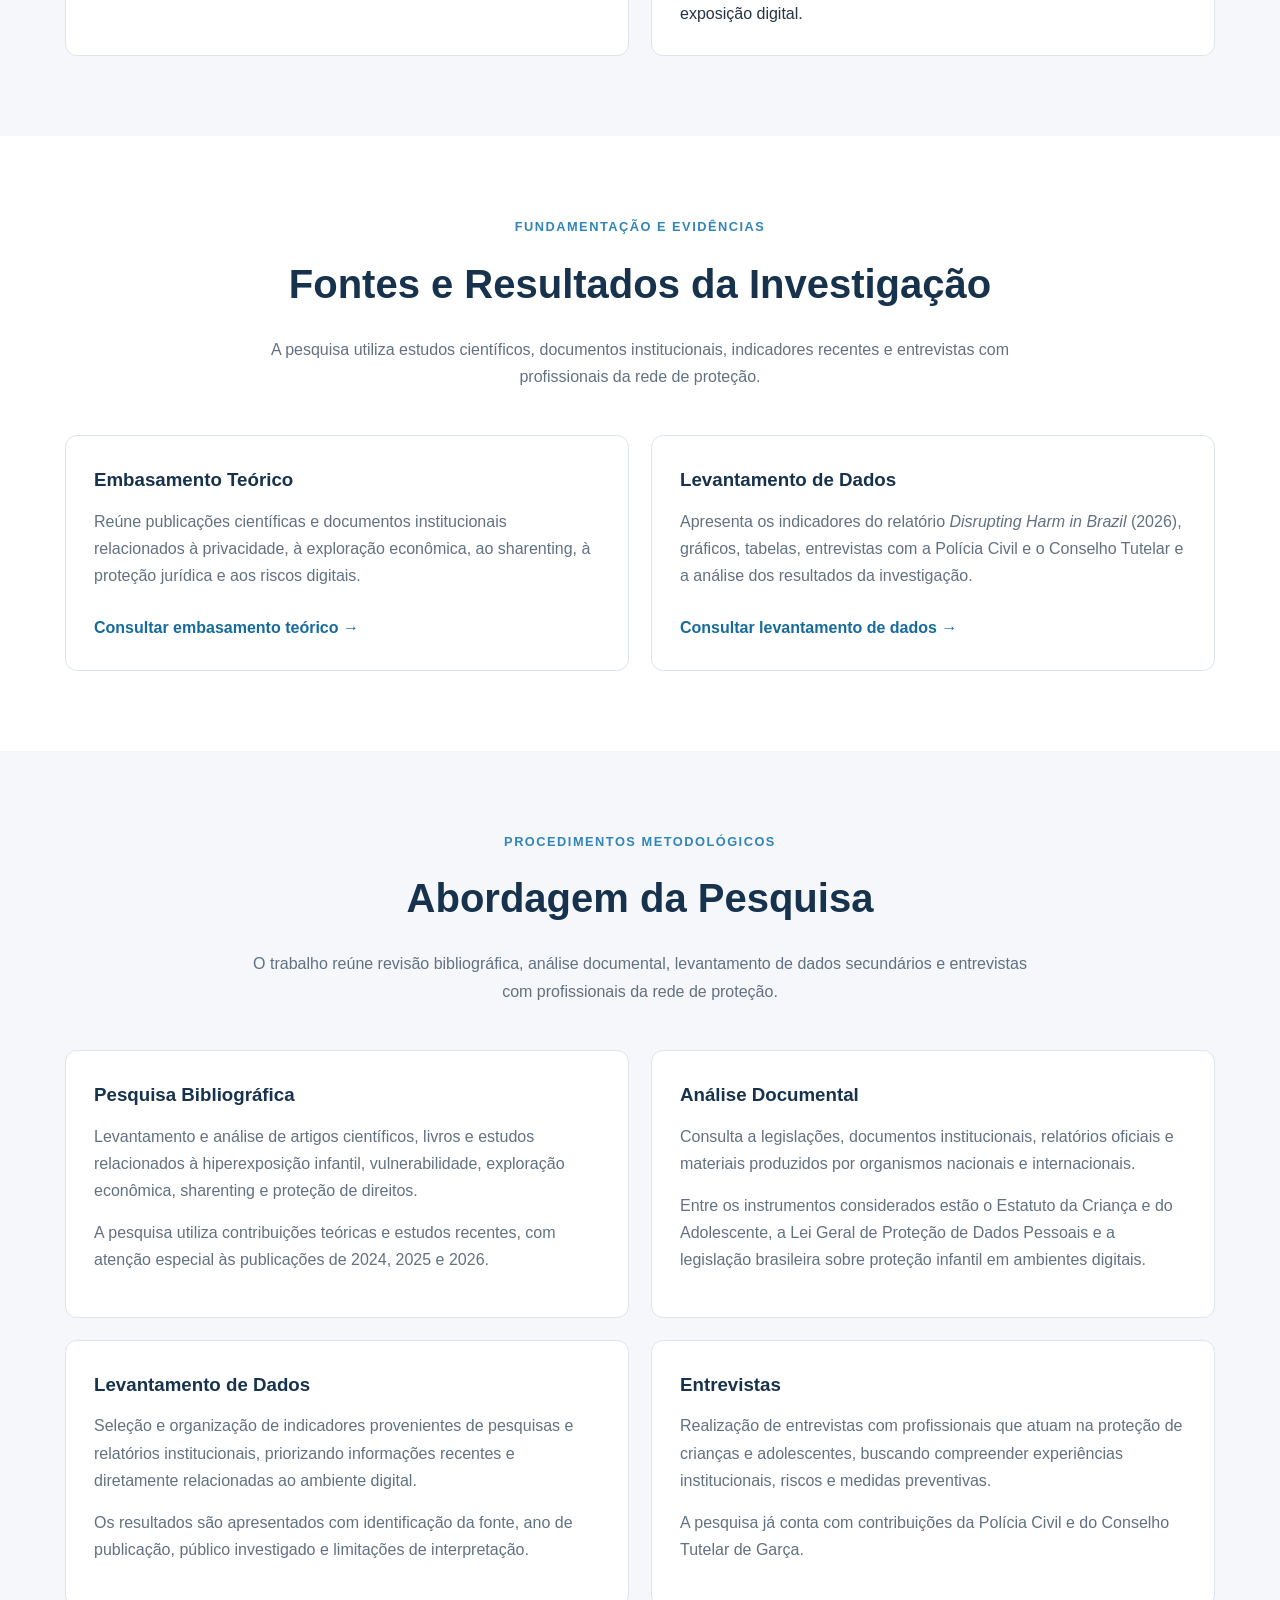
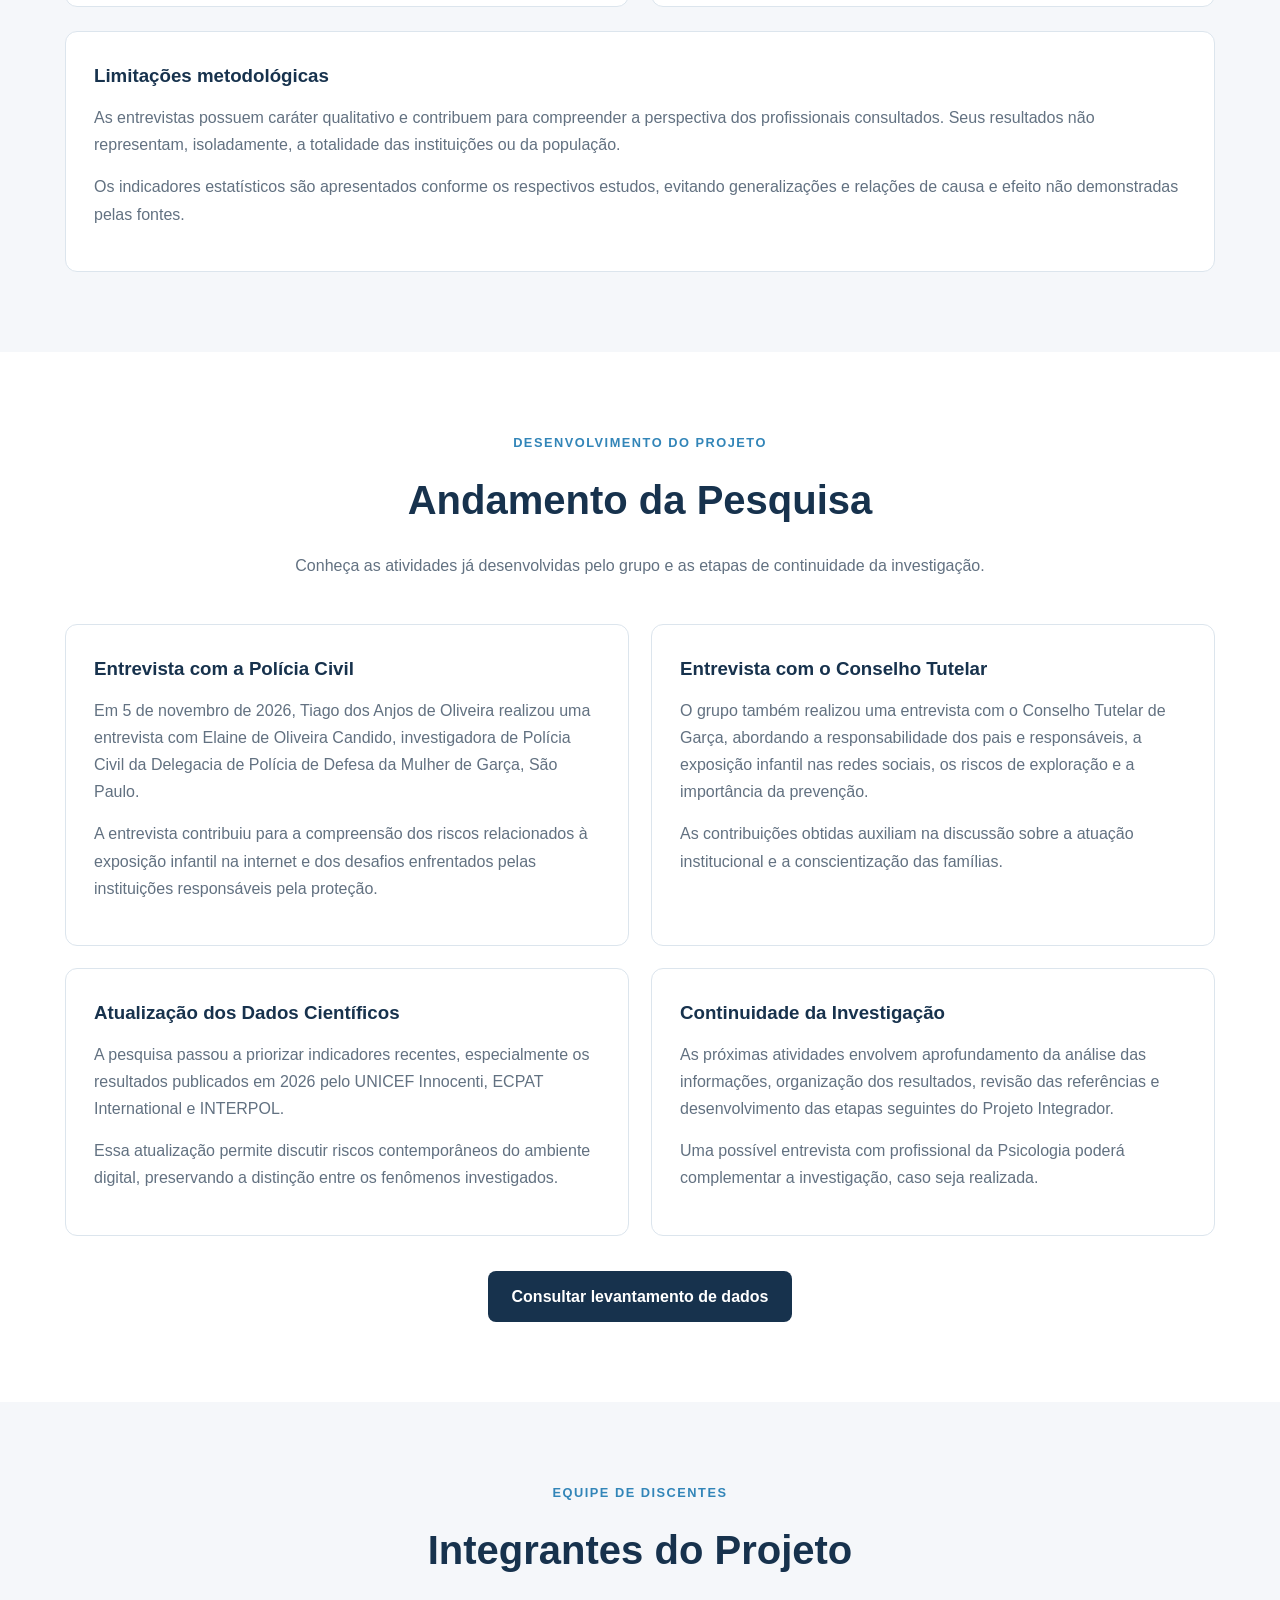
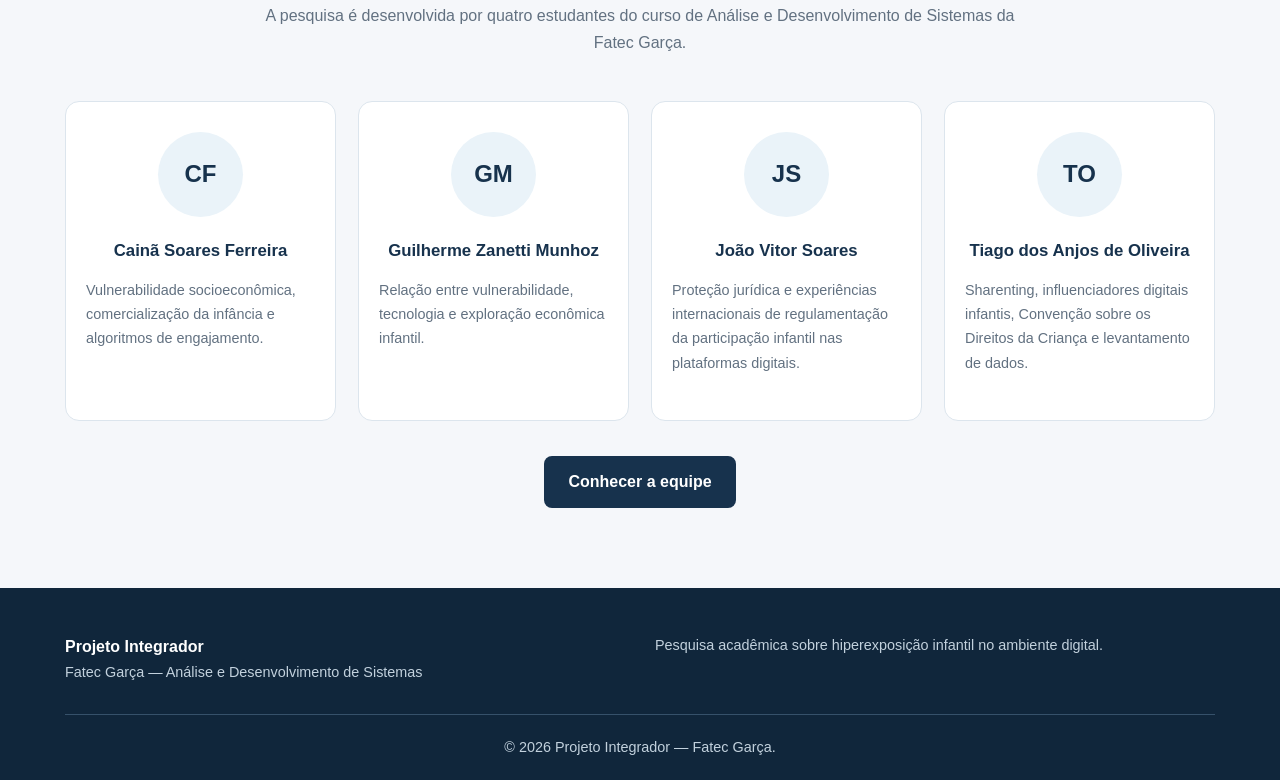
<file: projeto-integrador/projeto.html>
<!DOCTYPE html>
<html lang="pt-BR">

<head>
    <meta charset="UTF-8">
    <meta name="viewport" content="width=device-width, initial-scale=1.0">
    <meta name="description" content="Conheça o problema, a justificativa, os objetivos e a metodologia do Projeto Integrador da Fatec Garça sobre hiperexposição infantil.">
    <meta name="author" content="Grupo do Projeto Integrador - Fatec Garça">
    <title>Sobre o Projeto | Projeto Integrador</title>
    <link rel="stylesheet" href="css/estilo.css">
    <script src="js/script.js" defer></script>
</head>

<body>

    <!-- CABEÇALHO -->
    <header class="cabecalho">
        <div class="container cabecalho-conteudo">
            <a href="index.html" class="marca">
                <span class="marca-simbolo">PI</span>
                <span>
                    <strong>Projeto Integrador</strong>
                    <small>Fatec Garça | ADS</small>
                </span>
            </a>

            <button id="botao-menu" class="botao-menu" type="button"
                    aria-label="Abrir menu" aria-expanded="false"
                    aria-controls="menu-principal">☰</button>

            <nav id="menu-principal" class="navegacao"
                 aria-label="Navegação principal">
                <a href="index.html">Início</a>
                <a href="projeto.html" class="ativo" aria-current="page">Projeto</a>
                <a href="etapas.html">Etapas</a>
                <a href="embasamento.html">Embasamento</a>
                <a href="dados.html">Levantamento de Dados</a>
                <a href="integrantes.html">Integrantes</a>
            </nav>
        </div>
    </header>

    <main>

        <!-- TÍTULO -->
        <section class="pagina-hero">
            <div class="container">
                <span class="etiqueta">PROJETO INTEGRADOR | 2026</span>
                <h1>Sobre o Projeto</h1>
                <p>
                    Conheça o tema, o problema de pesquisa, a justificativa,
                    os objetivos e a metodologia utilizada na investigação
                    sobre hiperexposição infantil no ambiente digital.
                </p>
            </div>
        </section>

        <!-- APRESENTAÇÃO -->
        <section class="secao" id="apresentacao">
            <div class="container">
                <div class="secao-cabecalho">
                    <span class="secao-etiqueta">APRESENTAÇÃO</span>
                    <h2>Nosso Projeto Integrador</h2>
                    <p>
                        Uma investigação acadêmica sobre os desafios
                        relacionados à proteção de crianças e adolescentes
                        nas plataformas digitais.
                    </p>
                </div>

                <div class="panorama">
                    <div class="panorama-texto">
                        <h3>Hiperexposição Infantil no Ambiente Digital</h3>

                        <p>
                            O presente projeto é desenvolvido por estudantes
                            do curso superior de Tecnologia em Análise e
                            Desenvolvimento de Sistemas da Faculdade de
                            Tecnologia de Garça (Fatec Garça).
                        </p>

                        <p>
                            A pesquisa aborda os desafios relacionados à
                            exposição de crianças e adolescentes no ambiente
                            digital, considerando fatores sociais, econômicos,
                            familiares e tecnológicos.
                        </p>

                        <p>
                            Com a expansão da internet e das redes sociais,
                            fotografias, vídeos e informações pessoais
                            passaram a circular de maneira rápida e abrangente.
                        </p>

                        <p>
                            Também são analisadas as possibilidades de
                            monetização da imagem infantil, os mecanismos de
                            engajamento, o comportamento dos responsáveis e
                            os riscos associados às tecnologias emergentes,
                            incluindo a inteligência artificial.
                        </p>
                    </div>

                    <aside class="destaque">
                        <span class="destaque-icone">◎</span>
                        <h3>Tema da Pesquisa</h3>

                        <p>
                            Hiperexposição Infantil no Ambiente Digital:
                            Vulnerabilidade, Exploração Econômica e Proteção
                            dos Direitos de Crianças e Adolescentes.
                        </p>

                        <p><strong>Instituição:</strong> Fatec Garça</p>
                        <p><strong>Curso:</strong> Análise e Desenvolvimento de Sistemas</p>
                        <p><strong>Ano:</strong> 2026</p>
                    </aside>
                </div>
            </div>
        </section>

        <!-- PROBLEMA DE PESQUISA -->
        <section class="secao secao-alternativa" id="problema">
            <div class="container">
                <div class="secao-cabecalho">
                    <span class="secao-etiqueta">INVESTIGAÇÃO</span>
                    <h2>Problema de Pesquisa</h2>
                    <p>
                        A pesquisa procura compreender como diferentes
                        fatores contribuem para a exposição e a
                        vulnerabilidade infantil no ambiente digital.
                    </p>
                </div>

                <div class="destaque">
                    <h3>Pergunta norteadora</h3>
                    <p>
                        De que maneira os fatores sociais, econômicos,
                        familiares e tecnológicos, incluindo as desigualdades
                        regionais, os mecanismos de engajamento das redes
                        sociais, o comportamento dos responsáveis e as
                        tecnologias emergentes, estão relacionados à
                        exploração, à sexualização e à hiperexposição de
                        crianças e adolescentes no ambiente digital, e quais
                        medidas podem contribuir para a prevenção desses
                        fenômenos e a proteção desse público?
                    </p>
                </div>
            </div>
        </section>

        <!-- JUSTIFICATIVA -->
        <section class="secao" id="justificativa">
            <div class="container">
                <div class="secao-cabecalho">
                    <span class="secao-etiqueta">RELEVÂNCIA ACADÊMICA</span>
                    <h2>Justificativa</h2>
                </div>

                <div class="panorama-texto">
                    <p>
                        A presente pesquisa justifica-se pela crescente
                        presença de crianças e adolescentes nas plataformas
                        digitais e pelos riscos associados à exposição
                        excessiva de suas imagens, informações pessoais e
                        rotinas nas redes sociais.
                    </p>

                    <p>
                        A facilidade de compartilhamento de conteúdos,
                        os mecanismos de engajamento e as possibilidades
                        de monetização ampliam os desafios relacionados
                        à proteção da privacidade, da dignidade e dos
                        direitos fundamentais desse público.
                    </p>

                    <p>
                        Além disso, fatores como as desigualdades sociais
                        e regionais, o comportamento dos responsáveis e o
                        desenvolvimento de novas tecnologias tornam essa
                        problemática ainda mais complexa.
                    </p>

                    <p>
                        Estudos recentes reforçam a importância da proteção
                        de crianças e adolescentes no ambiente digital.
                        O relatório <em>Disrupting Harm in Brazil</em>,
                        publicado em 2026 pelo UNICEF Innocenti,
                        ECPAT International e INTERPOL, apresenta evidências
                        sobre exploração e abuso sexual facilitados pela
                        tecnologia no Brasil.
                    </p>

                    <p>
                        Embora a violência sexual facilitada pela tecnologia
                        e a hiperexposição infantil sejam fenômenos distintos,
                        os resultados contribuem para compreender os riscos
                        presentes no ambiente digital e a necessidade de
                        medidas preventivas e institucionais.
                    </p>

                    <p>
                        Nesse contexto, o estudo mostra-se relevante por
                        contribuir para a compreensão dos fatores relacionados
                        à exploração, à sexualização e à hiperexposição
                        infantil, bem como para a discussão de medidas de
                        proteção envolvendo família, escola, Estado,
                        sociedade e plataformas digitais.
                    </p>
                </div>
            </div>
        </section>

        <!-- OBJETIVOS -->
        <section class="secao secao-alternativa" id="objetivos">
            <div class="container">
                <div class="secao-cabecalho">
                    <span class="secao-etiqueta">DIRECIONAMENTO DA PESQUISA</span>
                    <h2>Objetivos do Projeto</h2>
                </div>

                <div class="grade-temas">
                    <article class="tema">
                        <h3>Objetivo Geral</h3>

                        <p>
                            Analisar os principais fatores relacionados à
                            exploração, à sexualização e à hiperexposição
                            de crianças e adolescentes no ambiente digital,
                            considerando a influência das desigualdades
                            regionais, das redes sociais, dos mecanismos de
                            engajamento, do comportamento dos responsáveis
                            e das tecnologias emergentes.
                        </p>

                        <p>
                            Busca-se, ainda, discutir possíveis medidas de
                            prevenção e proteção envolvendo família, escola,
                            Estado, sociedade e plataformas digitais, a
                            partir da análise de estudos científicos,
                            dados e documentos institucionais.
                        </p>
                    </article>

                    <article class="tema">
                        <h3>Objetivos Específicos</h3>
                        <ul>
                            <li>
                                Investigar fatores sociais, econômicos e
                                familiares relacionados à vulnerabilidade infantil.
                            </li>
                            <li>
                                Analisar a influência dos algoritmos e mecanismos
                                de engajamento na circulação de conteúdos
                                envolvendo menores.
                            </li>
                            <li>
                                Compreender os riscos relacionados ao sharenting
                                e à construção da identidade digital infantil.
                            </li>
                            <li>
                                Investigar a monetização da imagem infantil
                                e a atuação de influenciadores digitais.
                            </li>
                            <li>
                                Examinar mecanismos jurídicos brasileiros e
                                experiências internacionais de proteção.
                            </li>
                            <li>
                                Discutir medidas preventivas e educativas
                                para reduzir os riscos da exposição digital.
                            </li>
                        </ul>
                    </article>
                </div>
            </div>
        </section>

        <!-- FONTES E RESULTADOS -->
        <section class="secao" id="fontes-e-resultados">
            <div class="container">
                <div class="secao-cabecalho">
                    <span class="secao-etiqueta">FUNDAMENTAÇÃO E EVIDÊNCIAS</span>
                    <h2>Fontes e Resultados da Investigação</h2>
                    <p>
                        A pesquisa utiliza estudos científicos, documentos
                        institucionais, indicadores recentes e entrevistas
                        com profissionais da rede de proteção.
                    </p>
                </div>

                <div class="grade-temas">
                    <article class="tema">
                        <h3>Embasamento Teórico</h3>
                        <p>
                            Reúne publicações científicas e documentos
                            institucionais relacionados à privacidade,
                            à exploração econômica, ao sharenting,
                            à proteção jurídica e aos riscos digitais.
                        </p>
                        <a href="embasamento.html" class="link-etapa">
                            Consultar embasamento teórico →
                        </a>
                    </article>

                    <article class="tema">
                        <h3>Levantamento de Dados</h3>
                        <p>
                            Apresenta os indicadores do relatório
                            <em>Disrupting Harm in Brazil</em> (2026),
                            gráficos, tabelas, entrevistas com a Polícia
                            Civil e o Conselho Tutelar e a análise dos
                            resultados da investigação.
                        </p>
                        <a href="dados.html" class="link-etapa">
                            Consultar levantamento de dados →
                        </a>
                    </article>
                </div>
            </div>
        </section>

        <!-- METODOLOGIA -->
        <section class="secao secao-alternativa" id="metodologia">
            <div class="container">
                <div class="secao-cabecalho">
                    <span class="secao-etiqueta">PROCEDIMENTOS METODOLÓGICOS</span>
                    <h2>Abordagem da Pesquisa</h2>
                    <p>
                        O trabalho reúne revisão bibliográfica, análise
                        documental, levantamento de dados secundários
                        e entrevistas com profissionais da rede de proteção.
                    </p>
                </div>

                <div class="grade-temas">
                    <article class="tema">
                        <h3>Pesquisa Bibliográfica</h3>
                        <p>
                            Levantamento e análise de artigos científicos,
                            livros e estudos relacionados à hiperexposição
                            infantil, vulnerabilidade, exploração econômica,
                            sharenting e proteção de direitos.
                        </p>
                        <p>
                            A pesquisa utiliza contribuições teóricas e
                            estudos recentes, com atenção especial às
                            publicações de 2024, 2025 e 2026.
                        </p>
                    </article>

                    <article class="tema">
                        <h3>Análise Documental</h3>
                        <p>
                            Consulta a legislações, documentos institucionais,
                            relatórios oficiais e materiais produzidos por
                            organismos nacionais e internacionais.
                        </p>
                        <p>
                            Entre os instrumentos considerados estão o
                            Estatuto da Criança e do Adolescente, a Lei
                            Geral de Proteção de Dados Pessoais e a
                            legislação brasileira sobre proteção infantil
                            em ambientes digitais.
                        </p>
                    </article>

                    <article class="tema">
                        <h3>Levantamento de Dados</h3>
                        <p>
                            Seleção e organização de indicadores provenientes
                            de pesquisas e relatórios institucionais,
                            priorizando informações recentes e diretamente
                            relacionadas ao ambiente digital.
                        </p>
                        <p>
                            Os resultados são apresentados com identificação
                            da fonte, ano de publicação, público investigado
                            e limitações de interpretação.
                        </p>
                    </article>

                    <article class="tema">
                        <h3>Entrevistas</h3>
                        <p>
                            Realização de entrevistas com profissionais que
                            atuam na proteção de crianças e adolescentes,
                            buscando compreender experiências institucionais,
                            riscos e medidas preventivas.
                        </p>
                        <p>
                            A pesquisa já conta com contribuições da Polícia
                            Civil e do Conselho Tutelar de Garça.
                        </p>
                    </article>
                </div>

                <!-- ÚNICA ALTERAÇÃO: MESMO ESTILO DOS CARTÕES ACIMA -->
                <article class="tema" style="margin-top: 24px;">
                    <h3>Limitações metodológicas</h3>
                    <p>
                        As entrevistas possuem caráter qualitativo e
                        contribuem para compreender a perspectiva dos
                        profissionais consultados. Seus resultados não
                        representam, isoladamente, a totalidade das
                        instituições ou da população.
                    </p>
                    <p>
                        Os indicadores estatísticos são apresentados conforme
                        os respectivos estudos, evitando generalizações
                        e relações de causa e efeito não demonstradas
                        pelas fontes.
                    </p>
                </article>
            </div>
        </section>

        <!-- ANDAMENTO -->
        <section class="secao" id="andamento-pesquisa">
            <div class="container">
                <div class="secao-cabecalho">
                    <span class="secao-etiqueta">DESENVOLVIMENTO DO PROJETO</span>
                    <h2>Andamento da Pesquisa</h2>
                    <p>
                        Conheça as atividades já desenvolvidas pelo grupo
                        e as etapas de continuidade da investigação.
                    </p>
                </div>

                <div class="grade-temas">
                    <article class="tema">
                        <h3>Entrevista com a Polícia Civil</h3>
                        <p>
                            Em 5 de novembro de 2026, Tiago dos Anjos de
                            Oliveira realizou uma entrevista com Elaine de
                            Oliveira Candido, investigadora de Polícia Civil
                            da Delegacia de Polícia de Defesa da Mulher
                            de Garça, São Paulo.
                        </p>
                        <p>
                            A entrevista contribuiu para a compreensão dos
                            riscos relacionados à exposição infantil na
                            internet e dos desafios enfrentados pelas
                            instituições responsáveis pela proteção.
                        </p>
                    </article>

                    <article class="tema">
                        <h3>Entrevista com o Conselho Tutelar</h3>
                        <p>
                            O grupo também realizou uma entrevista com o
                            Conselho Tutelar de Garça, abordando a
                            responsabilidade dos pais e responsáveis,
                            a exposição infantil nas redes sociais,
                            os riscos de exploração e a importância
                            da prevenção.
                        </p>
                        <p>
                            As contribuições obtidas auxiliam na discussão
                            sobre a atuação institucional e a conscientização
                            das famílias.
                        </p>
                    </article>

                    <article class="tema">
                        <h3>Atualização dos Dados Científicos</h3>
                        <p>
                            A pesquisa passou a priorizar indicadores recentes,
                            especialmente os resultados publicados em 2026
                            pelo UNICEF Innocenti, ECPAT International
                            e INTERPOL.
                        </p>
                        <p>
                            Essa atualização permite discutir riscos
                            contemporâneos do ambiente digital, preservando
                            a distinção entre os fenômenos investigados.
                        </p>
                    </article>

                    <article class="tema">
                        <h3>Continuidade da Investigação</h3>
                        <p>
                            As próximas atividades envolvem aprofundamento
                            da análise das informações, organização dos
                            resultados, revisão das referências e
                            desenvolvimento das etapas seguintes do
                            Projeto Integrador.
                        </p>
                        <p>
                            Uma possível entrevista com profissional da
                            Psicologia poderá complementar a investigação,
                            caso seja realizada.
                        </p>
                    </article>
                </div>

                <div class="centro">
                    <a href="dados.html" class="botao botao-escuro">
                        Consultar levantamento de dados
                    </a>
                </div>
            </div>
        </section>

        <!-- EQUIPE -->
        <section class="secao secao-alternativa" id="equipe">
            <div class="container">
                <div class="secao-cabecalho">
                    <span class="secao-etiqueta">EQUIPE DE DISCENTES</span>
                    <h2>Integrantes do Projeto</h2>
                    <p>
                        A pesquisa é desenvolvida por quatro estudantes
                        do curso de Análise e Desenvolvimento de Sistemas
                        da Fatec Garça.
                    </p>
                </div>

                <div class="grade-integrantes">
                    <article class="integrante">
                        <div class="avatar">CF</div>
                        <h3>Cainã Soares Ferreira</h3>
                        <p>
                            Vulnerabilidade socioeconômica, comercialização
                            da infância e algoritmos de engajamento.
                        </p>
                    </article>

                    <article class="integrante">
                        <div class="avatar">GM</div>
                        <h3>Guilherme Zanetti Munhoz</h3>
                        <p>
                            Relação entre vulnerabilidade, tecnologia
                            e exploração econômica infantil.
                        </p>
                    </article>

                    <article class="integrante">
                        <div class="avatar">JS</div>
                        <h3>João Vitor Soares</h3>
                        <p>
                            Proteção jurídica e experiências internacionais
                            de regulamentação da participação infantil
                            nas plataformas digitais.
                        </p>
                    </article>

                    <article class="integrante">
                        <div class="avatar">TO</div>
                        <h3>Tiago dos Anjos de Oliveira</h3>
                        <p>
                            Sharenting, influenciadores digitais infantis,
                            Convenção sobre os Direitos da Criança
                            e levantamento de dados.
                        </p>
                    </article>
                </div>

                <div class="centro">
                    <a href="integrantes.html" class="botao botao-escuro">
                        Conhecer a equipe
                    </a>
                </div>
            </div>
        </section>

    </main>

    <!-- RODAPÉ -->
    <footer class="rodape">
        <div class="container rodape-conteudo">
            <div>
                <strong>Projeto Integrador</strong>
                <p>Fatec Garça — Análise e Desenvolvimento de Sistemas</p>
            </div>

            <div>
                <p>
                    Pesquisa acadêmica sobre hiperexposição infantil
                    no ambiente digital.
                </p>
            </div>
        </div>

        <div class="container rodape-final">
            <p>
                © <span id="ano-atual">2026</span>
                Projeto Integrador — Fatec Garça.
            </p>
        </div>
    </footer>

</body>
</html>
</file>
<file: projeto-integrador/css/estilo.css>
/* ==========================================
   PROJETO INTEGRADOR - FATEC GARÇA
   CSS PRINCIPAL - VERSÃO CORRIGIDA
========================================== */

/* CONFIGURAÇÕES GERAIS */
:root {
    --azul: #17324d;
    --azul-escuro: #10263b;
    --azul-claro: #eaf3f9;
    --destaque: #3285b8;
    --branco: #ffffff;
    --fundo: #f5f7fa;
    --texto: #253443;
    --cinza: #627181;
    --borda: #dce5ed;
    --sombra: 0 8px 25px rgba(0, 0, 0, .07);
}

* {
    margin: 0;
    padding: 0;
    box-sizing: border-box;
}

html {
    scroll-behavior: smooth;
}

body {
    font-family: Arial, Helvetica, sans-serif;
    background: var(--branco);
    color: var(--texto);
    line-height: 1.7;
}

a {
    text-decoration: none;
    color: inherit;
}

button {
    font: inherit;
}

img {
    max-width: 100%;
    height: auto;
}

[hidden] {
    display: none !important;
}

.container {
    width: min(1150px, 92%);
    margin: 0 auto;
}

a:focus-visible,
button:focus-visible,
input:focus-visible {
    outline: 3px solid var(--destaque);
    outline-offset: 3px;
}

/* ==========================================
   CABEÇALHO
========================================== */
.cabecalho {
    background: var(--azul-escuro);
    color: var(--branco);
    position: sticky;
    top: 0;
    z-index: 100;
}

.cabecalho-conteudo {
    min-height: 85px;
    display: flex;
    align-items: center;
    justify-content: space-between;
    gap: 25px;
}

.marca {
    display: flex;
    align-items: center;
    gap: 12px;
}

.marca-simbolo {
    display: grid;
    place-items: center;
    width: 46px;
    height: 46px;
    background: var(--destaque);
    border-radius: 12px;
    font-weight: bold;
    font-size: 1.2rem;
}

.marca strong,
.marca small {
    display: block;
}

.marca small {
    color: #bbcede;
    font-size: .75rem;
}

.navegacao {
    display: flex;
    align-items: center;
    gap: 17px;
}

.navegacao a {
    font-size: .85rem;
    padding: 10px 0;
    color: #d8e4ee;
    transition: color .2s;
}

.navegacao a:hover,
.navegacao a.ativo {
    color: #80cfff;
}

.botao-menu {
    display: none;
    border: 0;
    background: transparent;
    color: white;
    font-size: 2rem;
    cursor: pointer;
}

/* ==========================================
   HERO - TODAS AS PÁGINAS
========================================== */
.hero,
.pagina-hero {
    background: linear-gradient(
        135deg,
        #17324d,
        #245578
    );
    color: white;
}

.hero {
    padding: 100px 0;
}

.hero-conteudo {
    max-width: 950px;
    text-align: center;
}

.etiqueta {
    display: inline-block;
    padding: 7px 15px;
    border: 1px solid #79a8c8;
    border-radius: 30px;
    color: #c5e5fb;
    font-size: .75rem;
    letter-spacing: 2px;
    margin-bottom: 25px;
}

/* TÍTULOS PADRONIZADOS */
.hero h1,
.pagina-hero h1 {
    font-size: clamp(2rem, 5vw, 3.2rem);
    line-height: 1.2;
    margin-bottom: 20px;
}

.hero-subtitulo {
    font-size: 1.35rem;
    font-weight: bold;
    color: #c6e5f8;
    margin-bottom: 20px;
}

.hero p {
    max-width: 780px;
    margin: 0 auto 20px;
}

.hero-botoes {
    display: flex;
    justify-content: center;
    flex-wrap: wrap;
    gap: 15px;
    margin-top: 35px;
}

.pagina-hero {
    padding: 75px 0;
    text-align: center;
}

.pagina-hero p {
    max-width: 700px;
    margin: 0 auto;
    color: #d5e5f0;
}

/* ==========================================
   BOTÕES
========================================== */
.botao {
    display: inline-block;
    padding: 12px 24px;
    border-radius: 8px;
    font-weight: bold;
    transition: .2s;
}

.botao:hover {
    transform: translateY(-3px);
}

.botao-primario {
    background: white;
    color: var(--azul);
}

.botao-secundario {
    border: 1px solid white;
    color: white;
}

.botao-escuro {
    background: var(--azul);
    color: white;
}

/* ==========================================
   SEÇÕES
========================================== */
.secao {
    padding: 80px 0;
}

.secao-alternativa {
    background: var(--fundo);
}

.secao-cabecalho {
    text-align: center;
    max-width: 780px;
    margin: 0 auto 45px;
}

.secao-etiqueta {
    display: block;
    color: var(--destaque);
    font-weight: bold;
    font-size: .8rem;
    letter-spacing: 1.5px;
    margin-bottom: 12px;
}

.secao h2 {
    color: var(--azul);
    font-size: clamp(1.8rem, 4vw, 2.5rem);
    margin-bottom: 18px;
}

.secao h3 {
    color: var(--azul);
    margin-bottom: 12px;
}

.secao p {
    color: var(--cinza);
    margin-bottom: 15px;
}

.centro {
    text-align: center;
    margin-top: 35px;
}

.instituicao {
    text-align: center;
}

/* ==========================================
   PANORAMA
========================================== */
.panorama {
    display: grid;
    grid-template-columns: 1.5fr 1fr;
    gap: 40px;
    align-items: center;
}

.destaque {
    background: var(--azul-claro);
    padding: 35px;
    border-radius: 15px;
    border-left: 5px solid var(--destaque);
}

.destaque-icone {
    font-size: 2.5rem;
    color: var(--destaque);
}

.destaque a,
.card a,
.panorama-texto a {
    color: #176b9c;
    font-weight: bold;
}

.panorama-texto {
    max-width: 950px;
    margin: 0 auto;
}

.panorama-texto p {
    margin-bottom: 18px;
}

/* ==========================================
   CARDS
========================================== */
.grade-cards {
    display: grid;
    grid-template-columns: repeat(4, 1fr);
    gap: 22px;
}

.card {
    background: white;
    border: 1px solid var(--borda);
    border-radius: 14px;
    padding: 28px;
    box-shadow: var(--sombra);
    transition: .2s;
}

.card:hover {
    transform: translateY(-5px);
}

.card-icone {
    display: grid;
    place-items: center;
    width: 50px;
    height: 50px;
    background: var(--azul-claro);
    color: var(--azul);
    border-radius: 12px;
    font-weight: bold;
    margin-bottom: 20px;
}

.grade-temas {
    display: grid;
    grid-template-columns: repeat(2, 1fr);
    gap: 22px;
}

.tema {
    padding: 28px;
    border: 1px solid var(--borda);
    border-radius: 12px;
    background: white;
}

/* ==========================================
   INTEGRANTES
========================================== */
.grade-integrantes {
    display: grid;
    grid-template-columns: repeat(4, 1fr);
    gap: 22px;
}

.integrante {
    text-align: center;
    background: white;
    padding: 30px 20px;
    border-radius: 14px;
    border: 1px solid var(--borda);
}

.foto-integrante-container {
    width: 112px;
    height: 112px;
    margin: 0 auto 22px;
    display: grid;
    place-items: center;
}

.foto-integrante {
    width: 112px;
    height: 112px;
    object-fit: cover;
    border-radius: 50%;
    border: 3px solid var(--azul-claro);
}

.avatar {
    display: grid;
    place-items: center;
    width: 85px;
    height: 85px;
    margin: 0 auto 20px;
    background: var(--azul-claro);
    color: var(--azul);
    border-radius: 50%;
    font-size: 1.5rem;
    font-weight: bold;
}

.foto-integrante-container .avatar {
    width: 112px;
    height: 112px;
    margin: 0;
}

.integrante h3 {
    font-size: 1.05rem;
}

.integrante p {
    font-size: .9rem;
    text-align: left;
}

.integrante p strong {
    color: var(--azul);
}

/* ==========================================
   PÁGINA PROJETO
========================================== */
.conteudo-academico {
    max-width: 950px;
    margin: 0 auto;
}

.conteudo-academico h3 {
    font-size: 1.5rem;
    margin-bottom: 25px;
}

.conteudo-academico p {
    text-align: justify;
    margin-bottom: 20px;
    line-height: 1.9;
}

.bloco-pesquisa {
    max-width: 950px;
    margin: 0 auto;
    padding: 40px;
    background: white;
    border-left: 5px solid var(--destaque);
    border-radius: 12px;
    box-shadow: var(--sombra);
}

.bloco-pesquisa p {
    color: var(--azul);
    font-size: 1.15rem;
    line-height: 1.9;
    font-weight: 500;
    margin: 0;
}

.objetivos-grid {
    display: grid;
    grid-template-columns: 1fr 1fr;
    gap: 25px;
}

.objetivo-card {
    background: white;
    padding: 35px;
    border: 1px solid var(--borda);
    border-radius: 14px;
    box-shadow: var(--sombra);
}

.objetivo-numero {
    display: inline-block;
    color: var(--destaque);
    font-size: 2rem;
    font-weight: bold;
    margin-bottom: 15px;
}

.objetivo-card h3 {
    margin-bottom: 18px;
}

.objetivo-card ul {
    padding-left: 22px;
}

.objetivo-card li {
    color: var(--cinza);
    margin-bottom: 12px;
    line-height: 1.7;
}

.observacao-metodologia {
    margin-top: 25px;
    font-size: .9rem;
    font-style: italic;
    text-align: center;
}

/* ==========================================
   PÁGINA ETAPAS - PI I E PI II
========================================== */
.abas-etapas {
    display: flex;
    justify-content: center;
    flex-wrap: wrap;
    gap: 15px;
    margin-bottom: 45px;
}

.aba-botao {
    padding: 15px 30px;
    border: 2px solid var(--borda);
    border-radius: 10px;
    background: white;
    color: var(--azul);
    font-weight: bold;
    cursor: pointer;
    transition: .2s;
}

.aba-botao:hover {
    border-color: var(--destaque);
}

.aba-botao.ativo {
    background: var(--azul);
    color: white;
    border-color: var(--azul);
}

.painel-etapa {
    animation: aparecer .3s ease;
}

.painel-etapa[hidden] {
    display: none;
}

@keyframes aparecer {
    from {
        opacity: 0;
        transform: translateY(8px);
    }

    to {
        opacity: 1;
        transform: translateY(0);
    }
}

.etapa-introducao {
    max-width: 850px;
    margin-bottom: 40px;
}

.etapa-introducao h2 {
    margin-bottom: 15px;
}

.grade-etapas {
    display: grid;
    grid-template-columns: repeat(2, 1fr);
    gap: 25px;
}

.etapa-card {
    padding: 30px;
    background: white;
    border: 1px solid var(--borda);
    border-radius: 14px;
    box-shadow: var(--sombra);
}

.etapa-numero {
    display: inline-block;
    color: var(--destaque);
    font-size: 2rem;
    font-weight: bold;
    margin-bottom: 15px;
}

.etapa-card h3 {
    font-size: 1.2rem;
}

.etapa-status {
    display: inline-block;
    margin-top: 10px;
    padding: 7px 12px;
    background: #e7f4ed;
    color: #246343;
    border-radius: 6px;
    font-size: .8rem;
    font-weight: bold;
}

.etapa-status.planejado {
    background: #edf1f5;
    color: #4e6071;
}

.etapa-detalhes {
    margin-top: 45px;
    padding: 35px;
    background: var(--azul-claro);
    border-radius: 14px;
}

.lista-etapas {
    padding-left: 22px;
    columns: 2;
    column-gap: 40px;
}

.lista-etapas li {
    margin-bottom: 14px;
    break-inside: avoid;
}

.documentos-etapa {
    margin-top: 45px;
}

.documento-card {
    display: flex;
    justify-content: space-between;
    align-items: center;
    gap: 20px;
    margin-top: 20px;
    padding: 25px;
    background: white;
    border: 1px solid var(--borda);
    border-radius: 12px;
}

.documento-card p {
    margin: 5px 0 0;
}

.documento-situacao {
    color: var(--cinza);
    font-size: .85rem;
    white-space: nowrap;
}

.link-etapa {
    display: inline-block;
    margin-top: 10px;
    color: #176b9c;
    font-weight: bold;
}

.link-etapa:hover {
    text-decoration: underline;
}

/* ==========================================
   EMBASAMENTO TEÓRICO
========================================== */
.pesquisa-embasamento {
    max-width: 650px;
    margin: 0 auto 25px;
}

.pesquisa-embasamento label {
    display: block;
    font-weight: bold;
    color: var(--azul);
    margin-bottom: 10px;
}

.pesquisa-embasamento input {
    width: 100%;
    padding: 15px 18px;
    border: 1px solid var(--borda);
    border-radius: 10px;
    font: inherit;
    background: white;
}

.filtros-embasamento {
    display: flex;
    justify-content: center;
    flex-wrap: wrap;
    gap: 12px;
    margin-bottom: 40px;
}

.filtro-embasamento {
    padding: 10px 20px;
    background: white;
    border: 1px solid var(--borda);
    border-radius: 30px;
    color: var(--azul);
    cursor: pointer;
    font-weight: bold;
    transition: .2s;
}

.filtro-embasamento:hover {
    border-color: var(--destaque);
}

.filtro-embasamento.ativo {
    background: var(--azul);
    border-color: var(--azul);
    color: white;
}

.grade-embasamento {
    display: grid;
    grid-template-columns: repeat(2, 1fr);
    gap: 25px;
}

.embasamento-card {
    display: flex;
    flex-direction: column;
    padding: 30px;
    background: white;
    border: 1px solid var(--borda);
    border-radius: 14px;
    box-shadow: var(--sombra);
    transition: transform .2s;
}

.embasamento-card:hover {
    transform: translateY(-4px);
}

.embasamento-card[hidden] {
    display: none;
}

.embasamento-categoria {
    display: inline-block;
    align-self: flex-start;
    padding: 6px 12px;
    background: var(--azul-claro);
    color: var(--azul);
    border-radius: 20px;
    font-size: .7rem;
    font-weight: bold;
    letter-spacing: 1px;
    margin-bottom: 20px;
}

.embasamento-card h3 {
    font-size: 1.25rem;
    line-height: 1.4;
    margin-bottom: 15px;
}

.embasamento-card p {
    margin-bottom: 15px;
}

.embasamento-autores {
    margin-top: auto;
    padding-top: 18px;
    border-top: 1px solid var(--borda);
    color: var(--cinza);
    font-size: .85rem;
}

.embasamento-responsavel {
    display: block;
    margin-top: 15px;
    color: var(--destaque);
    font-size: .85rem;
    font-weight: bold;
}

.sem-resultados {
    padding: 30px;
    text-align: center;
    color: var(--cinza);
}

.sem-resultados[hidden] {
    display: none;
}

.referencias-lista {
    max-width: 950px;
    margin: 0 auto;
}

.referencia-item {
    padding: 25px 0;
    border-bottom: 1px solid var(--borda);
}

.referencia-item h3 {
    font-size: 1.1rem;
    margin-bottom: 8px;
}

.referencia-item p {
    margin-bottom: 8px;
}

.referencia-item a {
    color: #176b9c;
    font-weight: bold;
}

.referencia-item a:hover {
    text-decoration: underline;
}

/* ==========================================
   LEVANTAMENTO DE DADOS
========================================== */
.grade-indicadores {
    display: grid;
    grid-template-columns: repeat(3, 1fr);
    gap: 25px;
}

.indicador-card {
    padding: 30px;
    background: white;
    border: 1px solid var(--borda);
    border-radius: 14px;
    box-shadow: var(--sombra);
}

.indicador-valor {
    display: block;
    color: var(--destaque);
    font-size: 2.7rem;
    font-weight: bold;
    margin-bottom: 15px;
}

.indicador-card h3 {
    font-size: 1.1rem;
}

.indicador-card small {
    color: var(--cinza);
}

.nota-cientifica {
    margin-top: 30px;
    padding: 20px;
    background: var(--azul-claro);
    border-left: 4px solid var(--destaque);
    border-radius: 8px;
    font-size: .9rem;
}

/* ==========================================
   GRÁFICOS
========================================== */
.grafico-container,
.grafico-barras {
    max-width: 950px;
    margin: 0 auto;
    padding: 35px;
    background: white;
    border: 1px solid var(--borda);
    border-radius: 15px;
    box-shadow: var(--sombra);
}

.grafico-container h3 {
    margin-bottom: 30px;
}

.grafico-item {
    margin-bottom: 30px;
}

.grafico-texto {
    display: flex;
    justify-content: space-between;
    gap: 15px;
    margin-bottom: 10px;
}

.grafico-texto strong {
    color: var(--azul);
}

.grafico-trilha {
    width: 100%;
    height: 24px;
    background: #e6edf3;
    border-radius: 20px;
    overflow: hidden;
}

.grafico-barra {
    height: 100%;
    background: linear-gradient(
        90deg,
        var(--destaque),
        var(--azul)
    );
    border-radius: 20px;
    transition: width 1s ease;
}

.grafico-fonte {
    font-size: .85rem;
    margin-top: 20px;
}

/* ==========================================
   TABELAS
========================================== */
.tabela-responsiva {
    overflow-x: auto;
    border: 1px solid var(--borda);
    border-radius: 12px;
}

.tabela-dados,
.tabela-responsiva table {
    width: 100%;
    min-width: 650px;
    border-collapse: collapse;
}

.tabela-dados caption,
.tabela-responsiva table caption {
    padding: 15px;
    font-weight: bold;
    text-align: left;
}

.tabela-dados th,
.tabela-dados td,
.tabela-responsiva table th,
.tabela-responsiva table td {
    padding: 18px;
    text-align: left;
    border-bottom: 1px solid var(--borda);
}

.tabela-dados th,
.tabela-responsiva table th {
    background: var(--azul);
    color: white;
}

.tabela-dados tbody tr:nth-child(even),
.tabela-responsiva table tbody tr:nth-child(even) {
    background: var(--fundo);
}

/* ==========================================
   FILTROS DAS ENTREVISTAS
========================================== */
.filtros-entrevistas {
    display: flex;
    justify-content: center;
    flex-wrap: wrap;
    gap: 12px;
    margin-bottom: 35px;
}

.filtro-entrevista {
    padding: 11px 20px;
    border: 1px solid var(--borda);
    border-radius: 25px;
    background: white;
    color: var(--azul);
    font-weight: bold;
    cursor: pointer;
}

.filtro-entrevista:hover {
    border-color: var(--destaque);
}

.filtro-entrevista.ativo {
    background: var(--azul);
    border-color: var(--azul);
    color: white;
}

/* ==========================================
   CARDS DAS ENTREVISTAS
========================================== */
.grade-entrevistas {
    display: grid;
    grid-template-columns: repeat(3, 1fr);
    gap: 25px;
}

.entrevista-card {
    padding: 28px;
    background: white;
    border: 1px solid var(--borda);
    border-radius: 14px;
    box-shadow: var(--sombra);
}

.entrevista-card[hidden] {
    display: none;
}

.entrevista-tipo {
    display: block;
    color: var(--destaque);
    font-size: .75rem;
    font-weight: bold;
    letter-spacing: 1px;
    margin-bottom: 15px;
}

.entrevista-card h4 {
    margin: 20px 0 10px;
    color: var(--azul);
}

.entrevista-card ul {
    padding-left: 20px;
}

.entrevista-card li {
    margin-bottom: 8px;
    color: var(--cinza);
}

.entrevista-situacao {
    margin-top: 25px;
    padding-top: 15px;
    border-top: 1px solid var(--borda);
    font-size: .85rem;
    font-weight: bold;
}

/* ==========================================
   FICHA DAS ENTREVISTAS
========================================== */
.ficha-entrevista {
    margin: 20px 0;
    padding: 20px;
    background: var(--azul-claro);
    border: 1px solid var(--borda);
    border-radius: 10px;
}

.ficha-entrevista h4 {
    color: var(--azul);
    margin: 0 0 15px;
    font-size: 1rem;
}

.ficha-entrevista dl {
    display: grid;
    grid-template-columns: 110px minmax(0, 1fr);
    gap: 10px;
    font-size: .9rem;
    line-height: 1.6;
}

.ficha-entrevista dt {
    font-weight: 700;
    color: var(--azul);
}

.ficha-entrevista dd {
    margin: 0;
    overflow-wrap: anywhere;
    color: var(--texto);
}

/* ==========================================
   DETALHES EXPANSÍVEIS
========================================== */
.entrevista-detalhes {
    margin-top: 20px;
    border: 1px solid var(--borda);
    border-radius: 10px;
    overflow: hidden;
}

.entrevista-detalhes summary {
    padding: 15px;
    background: var(--azul-claro);
    color: var(--azul);
    font-weight: 700;
    cursor: pointer;
    transition: background .2s;
}

.entrevista-detalhes summary:hover {
    background: #dcecf6;
}

.entrevista-conteudo {
    padding: 20px;
}

.entrevista-conteudo h4 {
    color: var(--azul);
    margin: 20px 0 10px;
    font-size: 1rem;
}

.entrevista-conteudo h4:first-child {
    margin-top: 0;
}

.entrevista-conteudo p {
    font-size: .9rem;
    line-height: 1.7;
    margin-bottom: 15px;
}

/* ==========================================
   ANÁLISE DOS RESULTADOS
========================================== */
.analise-pesquisa {
    max-width: 950px;
    margin: 0 auto;
    padding: 35px;
    background: white;
    border: 1px solid var(--borda);
    border-radius: 14px;
    box-shadow: var(--sombra);
}

.analise-pesquisa h3 {
    color: var(--azul);
    font-size: 1.3rem;
    margin-bottom: 20px;
}

.analise-pesquisa p {
    line-height: 1.8;
    margin-bottom: 16px;
}

/* ==========================================
   RESULTADOS PENDENTES
========================================== */
.resultados-pendentes {
    max-width: 750px;
    margin: 0 auto;
    padding: 45px;
    background: var(--fundo);
    border: 1px dashed var(--borda);
    border-radius: 15px;
    text-align: center;
}

.resultados-icone {
    font-size: 3rem;
    margin-bottom: 20px;
}

.resultados-pendentes .botao {
    margin-top: 15px;
}

/* ==========================================
   PROTEÇÃO DOS CARDS
========================================== */
.card,
.tema,
.integrante,
.entrevista-card,
.indicador-card,
.etapa-card,
.embasamento-card {
    min-width: 0;
    overflow-wrap: anywhere;
}

/* ==========================================
   RODAPÉ
========================================== */
.rodape {
    background: var(--azul-escuro);
    color: white;
    padding: 45px 0 20px;
}

.rodape-conteudo {
    display: grid;
    grid-template-columns: 1fr 1fr;
    gap: 30px;
}

.rodape p {
    color: #c2d1dd;
    font-size: .9rem;
}

.rodape-final {
    border-top: 1px solid #36516a;
    margin-top: 30px;
    padding-top: 20px;
    text-align: center;
}

/* ==========================================
   RESPONSIVIDADE - TABLETS
========================================== */
@media (max-width: 1000px) {

    .botao-menu {
        display: block;
    }

    .navegacao {
        display: none;
        position: absolute;
        top: 85px;
        left: 0;
        right: 0;
        background: var(--azul-escuro);
        padding: 20px 4%;
        flex-direction: column;
        align-items: stretch;
    }

    .navegacao.aberto {
        display: flex;
    }

    .navegacao a {
        padding: 12px;
    }

    .grade-cards,
    .grade-integrantes,
    .grade-indicadores,
    .grade-entrevistas {
        grid-template-columns: repeat(2, minmax(0, 1fr));
    }
}

/* ==========================================
   RESPONSIVIDADE - CELULARES
========================================== */
@media (max-width: 650px) {

    .hero {
        padding: 70px 0;
    }

    .hero-subtitulo {
        font-size: 1.1rem;
    }

    .pagina-hero {
        padding: 55px 0;
    }

    .secao {
        padding: 55px 0;
    }

    .panorama,
    .grade-cards,
    .grade-temas,
    .grade-integrantes,
    .rodape-conteudo,
    .objetivos-grid,
    .grade-etapas,
    .grade-embasamento,
    .grade-indicadores,
    .grade-entrevistas {
        grid-template-columns: minmax(0, 1fr);
    }

    .destaque {
        padding: 25px;
    }

    .card,
    .tema,
    .objetivo-card,
    .etapa-card,
    .embasamento-card,
    .indicador-card,
    .entrevista-card {
        padding: 23px;
    }

    .conteudo-academico p {
        text-align: left;
    }

    .bloco-pesquisa {
        padding: 25px;
    }

    .bloco-pesquisa p {
        font-size: 1rem;
    }

    .abas-etapas {
        flex-direction: column;
    }

    .aba-botao {
        width: 100%;
    }

    .etapa-detalhes {
        padding: 23px;
    }

    .lista-etapas {
        columns: 1;
    }

    .documento-card {
        flex-direction: column;
        align-items: flex-start;
    }

    .documento-situacao {
        white-space: normal;
    }

    .filtros-embasamento {
        justify-content: flex-start;
    }

    .filtro-embasamento {
        padding: 9px 14px;
        font-size: .85rem;
    }

    .indicador-valor {
        font-size: 2.3rem;
    }

    .grafico-container,
    .grafico-barras {
        padding: 23px;
    }

    .grafico-texto {
        font-size: .9rem;
    }

    .ficha-entrevista {
        padding: 16px;
    }

    .ficha-entrevista dl {
        grid-template-columns: 1fr;
        gap: 4px;
    }

    .ficha-entrevista dd {
        margin-bottom: 10px;
    }

    .entrevista-conteudo {
        padding: 15px;
    }

    .analise-pesquisa {
        padding: 23px;
    }

    .analise-pesquisa h3 {
        font-size: 1.15rem;
    }

    .resultados-pendentes {
        padding: 25px;
    }

    .foto-integrante-container,
    .foto-integrante,
    .foto-integrante-container .avatar {
        width: 105px;
        height: 105px;
    }
}

/* ==========================================
   ACESSIBILIDADE
========================================== */
@media (prefers-reduced-motion: reduce) {

    html {
        scroll-behavior: auto;
    }

    *,
    *::before,
    *::after {
        animation-duration: 0.01ms !important;
        transition-duration: 0.01ms !important;
    }
}
</file>
